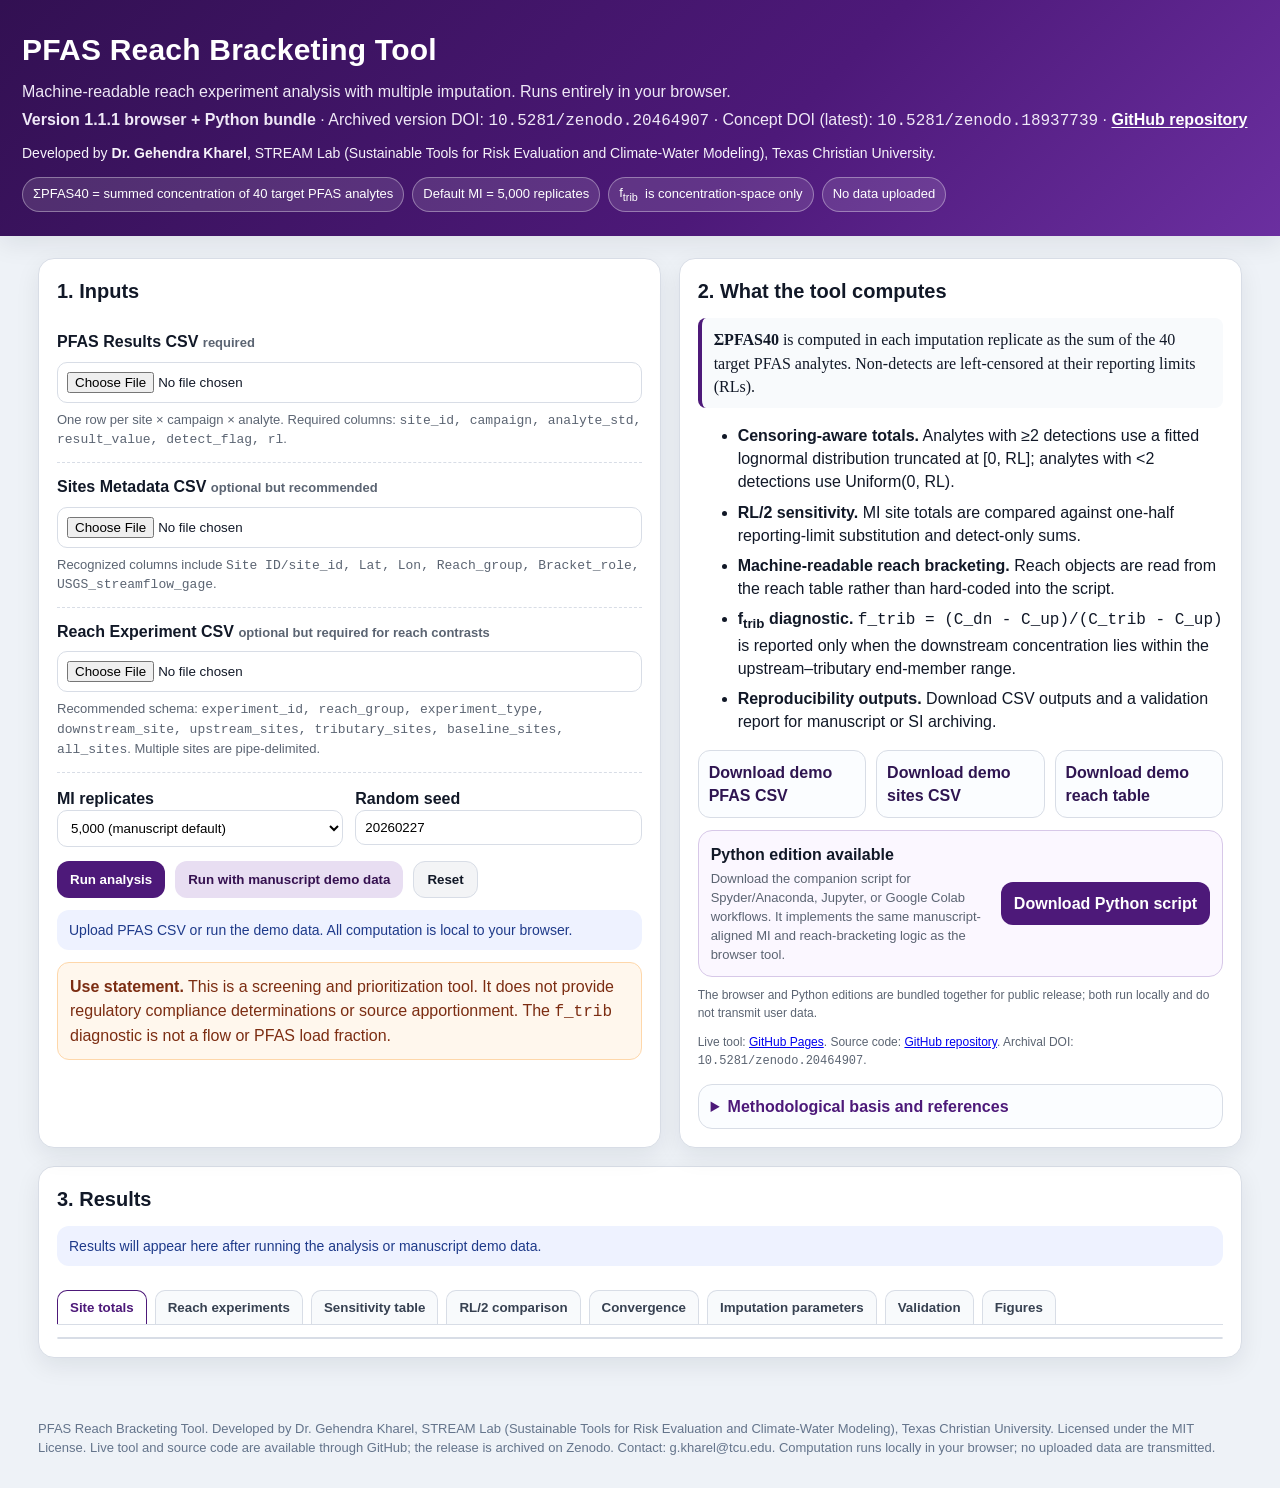
<file: PFAS_Reach_Bracketing_Tool.html>
<!doctype html>
<html lang="en">
<head>
  <meta charset="utf-8" />
  <meta name="viewport" content="width=device-width, initial-scale=1" />
  <title>PFAS Reach Bracketing Tool</title>
  <meta name="description" content="Machine-readable reach experiment analysis with multiple imputation for PFAS surface-water reconnaissance. Runs locally in the browser." />
  <link rel="stylesheet" href="assets/styles.css" />
  <style id="inline-style-fallback">
:root{
  --ink:#111827;--muted:#5b6472;--line:#d8dde6;--panel:#f8fafc;--panel2:#f3f4f6;
  --purple:#4d1979;--purple2:#6b2fa0;--blue:#2563eb;--orange:#ea580c;--green:#138a4b;--red:#b91c1c;
  --white:#ffffff;--shadow:0 8px 24px rgba(17,24,39,.08);--radius:16px;
}
*{box-sizing:border-box}body{margin:0;font-family:Arial,Helvetica,sans-serif;color:var(--ink);background:#eef2f7;line-height:1.45}
header{background:linear-gradient(135deg,#321052,#4d1979 60%,#6b2fa0);color:white;padding:28px 22px 24px;box-shadow:var(--shadow)}
.header-inner{max-width:1240px;margin:0 auto}h1{margin:0 0 8px;font-size:30px;letter-spacing:.2px}header p{margin:5px 0;color:#efe8f7}.badges{display:flex;flex-wrap:wrap;gap:8px;margin-top:14px}.badge{display:inline-flex;align-items:center;border:1px solid rgba(255,255,255,.35);border-radius:999px;padding:6px 10px;background:rgba(255,255,255,.12);font-size:13px}
main{max-width:1240px;margin:22px auto;padding:0 18px 40px}.grid{display:grid;grid-template-columns:1.05fr .95fr;gap:18px}.card{background:var(--white);border:1px solid var(--line);border-radius:var(--radius);box-shadow:var(--shadow);padding:18px}.card h2{margin:0 0 12px;font-size:20px}.card h3{margin:20px 0 9px;font-size:16px}.small{font-size:13px;color:var(--muted)}.mono{font-family:"Courier New",Consolas,monospace}.upload-row{display:grid;grid-template-columns:1fr;gap:8px;padding:12px 0;border-bottom:1px dashed var(--line)}.upload-row:last-child{border-bottom:0}.upload-row label{font-weight:700}.filehelp{font-size:13px;color:var(--muted)}input[type=file],select,input[type=number]{width:100%;padding:9px;border:1px solid var(--line);border-radius:10px;background:#fff}.controls{display:grid;grid-template-columns:1fr 1fr;gap:12px;margin:14px 0}.button-row{display:flex;flex-wrap:wrap;gap:10px;margin-top:12px}button,.download-link{appearance:none;border:0;border-radius:12px;padding:10px 13px;font-weight:700;cursor:pointer;text-decoration:none;display:inline-flex;align-items:center;gap:7px}button.primary{background:var(--purple);color:white}button.secondary{background:#e8def2;color:#351150}button.light{background:#f3f4f6;color:#111827;border:1px solid var(--line)}button.warn{background:#fee2e2;color:#7f1d1d}button:disabled{opacity:.45;cursor:not-allowed}.status{padding:10px 12px;border-radius:12px;margin-top:12px;font-size:14px}.status.info{background:#eef2ff;color:#1e3a8a}.status.ok{background:#ecfdf5;color:#065f46}.status.warn{background:#fff7ed;color:#9a3412}.status.err{background:#fef2f2;color:#991b1b}.tabs{display:flex;flex-wrap:wrap;gap:8px;border-bottom:1px solid var(--line);margin-bottom:12px}.tab{padding:9px 12px;border:1px solid var(--line);border-bottom:0;border-radius:10px 10px 0 0;background:#f8fafc;color:#374151;cursor:pointer;font-weight:700}.tab.active{background:white;color:var(--purple);border-color:var(--purple)}.tab-panel{display:none}.tab-panel.active{display:block}.table-wrap{overflow:auto;border:1px solid var(--line);border-radius:12px;max-height:520px;background:white}table{border-collapse:collapse;width:100%;font-size:13px}th,td{border-bottom:1px solid #edf0f4;padding:7px 8px;text-align:left;vertical-align:top}th{position:sticky;top:0;background:#f8fafc;z-index:1;font-weight:700}tr:hover td{background:#fbfdff}.summary-grid{display:grid;grid-template-columns:repeat(4,minmax(0,1fr));gap:10px;margin:12px 0}.metric{border:1px solid var(--line);border-radius:12px;background:#fbfdff;padding:11px}.metric .label{font-size:12px;color:var(--muted);font-weight:700;text-transform:uppercase;letter-spacing:.3px}.metric .value{font-size:20px;font-weight:800;margin-top:2px}.svg-box{width:100%;overflow:auto;border:1px solid var(--line);border-radius:12px;background:white;padding:10px}.footer{max-width:1240px;margin:0 auto 30px;padding:0 18px;color:#64748b;font-size:13px}.footnote{font-size:12px;color:var(--muted);margin-top:10px}.pill{display:inline-block;border-radius:999px;padding:3px 8px;font-size:12px;font-weight:700}.pill.ok{background:#dcfce7;color:#166534}.pill.na{background:#f3f4f6;color:#374151}.pill.warn{background:#ffedd5;color:#9a3412}.hidden{display:none!important}.toc{display:grid;grid-template-columns:repeat(3,minmax(0,1fr));gap:10px}.toc a{display:block;padding:10px;border:1px solid var(--line);border-radius:12px;background:#fbfdff;color:#2f1551;text-decoration:none;font-weight:700}.code{background:#0f172a;color:#e5e7eb;border-radius:12px;padding:12px;overflow:auto;font-size:12px}.formula{font-family:Georgia,serif;background:#f8fafc;border-left:4px solid var(--purple);padding:10px 12px;border-radius:8px;margin:10px 0}.notice{background:#fff7ed;border:1px solid #fed7aa;color:#7c2d12;border-radius:12px;padding:12px;margin:12px 0}.checklist li{margin:7px 0}.chart-note{margin-top:12px;padding:12px 14px;border:1px solid #d8b4fe;background:#fbf7ff;color:#351150;border-radius:12px;font-size:13px;line-height:1.48}.chart-note strong{color:#4d1979}.compact-summary{margin-top:12px;margin-bottom:12px}@media(max-width:960px){.grid{grid-template-columns:1fr}.summary-grid{grid-template-columns:repeat(2,minmax(0,1fr))}.toc{grid-template-columns:1fr}header h1{font-size:24px}}

.authorline{margin-top:10px;color:#f7f3fb;font-size:14px}
.python-card{margin-top:12px;padding:12px;border:1px solid #d7c8e8;border-radius:14px;background:#fbf7ff;display:flex;align-items:center;justify-content:space-between;gap:12px}
.python-card p{margin:4px 0 0;color:#5b6472;font-size:13px}
.download-link.python{background:#4d1979;color:#fff;white-space:nowrap}
.download-link.python:hover{background:#6b2fa0}
@media(max-width:720px){.python-card{flex-direction:column;align-items:flex-start}.download-link.python{width:100%;justify-content:center}}


.refs-details{margin-top:14px;border:1px solid var(--line);border-radius:14px;background:#fbfdff;padding:10px 12px}
.refs-details summary{font-weight:800;color:var(--purple);cursor:pointer;outline:none}
.refs-details summary::-webkit-details-marker{color:var(--purple)}
.refs-details p{margin:9px 0 8px;color:#374151;font-size:13px}
.refs-list{margin:8px 0 0 20px;padding:0;font-size:12.5px;color:#374151;line-height:1.35}
.refs-list li{margin:6px 0}
.header-note{font-size:13px;color:#efe8f7;margin-top:8px}
.header-link{color:#ffffff;text-decoration:underline;text-underline-offset:2px;font-weight:700}
.badge .math-var{display:inline-block;margin-right:0.28em}

</style>
</head>
<body>
<header>
  <div class="header-inner">
    <h1>PFAS Reach Bracketing Tool</h1>
    <p>Machine-readable reach experiment analysis with multiple imputation. Runs entirely in your browser.</p>
    <p><strong>Version 1.1.1 browser + Python bundle</strong> · Archived version DOI: <span class="mono">10.5281/zenodo.20464907</span> · Concept DOI (latest): <span class="mono">10.5281/zenodo.18937739</span> · <a class="header-link" href="https://github.com/kharelg100/pfas-reach-bracketing-tool" target="_blank" rel="noopener">GitHub repository</a></p>
    <p class="authorline">Developed by <strong>Dr. Gehendra Kharel</strong>, STREAM Lab (Sustainable Tools for Risk Evaluation and Climate-Water Modeling), Texas Christian University.</p>
    <div class="badges">
      <span class="badge">ΣPFAS40 = summed concentration of 40 target PFAS analytes</span>
      <span class="badge">Default MI = 5,000 replicates</span>
      <span class="badge"><span class="math-var">f<sub>trib</sub></span>&nbsp;is concentration-space only</span>
      <span class="badge">No data uploaded</span>
    </div>
  </div>
</header>
<main>
  <div class="grid">
    <section class="card" aria-labelledby="input-title">
      <h2 id="input-title">1. Inputs</h2>
      <div class="upload-row">
        <label for="pfasFile">PFAS Results CSV <span class="small">required</span></label>
        <input id="pfasFile" type="file" accept=".csv,text/csv" />
        <div class="filehelp">One row per site × campaign × analyte. Required columns: <span class="mono">site_id, campaign, analyte_std, result_value, detect_flag, rl</span>.</div>
      </div>
      <div class="upload-row">
        <label for="sitesFile">Sites Metadata CSV <span class="small">optional but recommended</span></label>
        <input id="sitesFile" type="file" accept=".csv,text/csv" />
        <div class="filehelp">Recognized columns include <span class="mono">Site ID/site_id, Lat, Lon, Reach_group, Bracket_role, USGS_streamflow_gage</span>.</div>
      </div>
      <div class="upload-row">
        <label for="reachFile">Reach Experiment CSV <span class="small">optional but required for reach contrasts</span></label>
        <input id="reachFile" type="file" accept=".csv,text/csv" />
        <div class="filehelp">Recommended schema: <span class="mono">experiment_id, reach_group, experiment_type, downstream_site, upstream_sites, tributary_sites, baseline_sites, all_sites</span>. Multiple sites are pipe-delimited.</div>
      </div>
      <div class="controls">
        <div>
          <label for="nImpute"><strong>MI replicates</strong></label>
          <select id="nImpute">
            <option value="250">250</option>
            <option value="500">500</option>
            <option value="1000">1,000</option>
            <option value="2000">2,000</option>
            <option value="5000" selected>5,000 (manuscript default)</option>
            <option value="7500">7,500</option>
            <option value="10000">10,000</option>
          </select>
        </div>
        <div>
          <label for="seed"><strong>Random seed</strong></label>
          <input id="seed" type="number" value="20260227" step="1" />
        </div>
      </div>
      <div class="button-row">
        <button id="runBtn" class="primary">Run analysis</button>
        <button id="demoBtn" class="secondary">Run with manuscript demo data</button>
        <button id="resetBtn" class="light">Reset</button>
      </div>
      <div id="status" class="status info">Upload PFAS CSV or run the demo data. All computation is local to your browser.</div>
      <div class="notice">
        <strong>Use statement.</strong> This is a screening and prioritization tool. It does not provide regulatory compliance determinations or source apportionment. The <span class="mono">f_trib</span> diagnostic is not a flow or PFAS load fraction.
      </div>
    </section>

    <section class="card" aria-labelledby="method-title">
      <h2 id="method-title">2. What the tool computes</h2>
      <div class="formula">
        <strong>ΣPFAS40</strong> is computed in each imputation replicate as the sum of the 40 target PFAS analytes. Non-detects are left-censored at their reporting limits (RLs).
      </div>
      <ul class="checklist">
        <li><strong>Censoring-aware totals.</strong> Analytes with ≥2 detections use a fitted lognormal distribution truncated at [0, RL]; analytes with &lt;2 detections use Uniform(0, RL).</li>
        <li><strong>RL/2 sensitivity.</strong> MI site totals are compared against one-half reporting-limit substitution and detect-only sums.</li>
        <li><strong>Machine-readable reach bracketing.</strong> Reach objects are read from the reach table rather than hard-coded into the script.</li>
        <li><strong>f<sub>trib</sub> diagnostic.</strong> <span class="mono">f_trib = (C_dn - C_up)/(C_trib - C_up)</span> is reported only when the downstream concentration lies within the upstream–tributary end-member range.</li>
        <li><strong>Reproducibility outputs.</strong> Download CSV outputs and a validation report for manuscript or SI archiving.</li>
      </ul>
      <div class="toc">
        <a href="data/pfas_long_filtered_standardized.csv" download>Download demo PFAS CSV</a>
        <a href="data/sites_metadata.csv" download>Download demo sites CSV</a>
        <a href="data/reach_experiment_table.csv" download>Download demo reach table</a>
      </div>
      <div class="python-card" aria-label="Python edition download">
        <div>
          <strong>Python edition available</strong>
          <p>Download the companion script for Spyder/Anaconda, Jupyter, or Google Colab workflows. It implements the same manuscript-aligned MI and reach-bracketing logic as the browser tool.</p>
        </div>
        <a class="download-link python" href="code/PFAS_Reach_Bracketing_Tool.py" download>Download Python script</a>
      </div>
      <p class="footnote">The browser and Python editions are bundled together for public release; both run locally and do not transmit user data.</p>
      <p class="footnote">Live tool: <a href="https://kharelg100.github.io/pfas-reach-bracketing-tool/" target="_blank" rel="noopener">GitHub Pages</a>. Source code: <a href="https://github.com/kharelg100/pfas-reach-bracketing-tool" target="_blank" rel="noopener">GitHub repository</a>. Archival DOI: <span class="mono">10.5281/zenodo.20464907</span>.</p>

      <details class="refs-details">
        <summary>Methodological basis and references</summary>
        <p>This tool operationalizes established methods for censored environmental data, multiple imputation, reproducible computational workflows, EPA Method 1633A PFAS analysis, rank-based sensitivity checks, and synoptic PFAS loading/source-screening concepts. These references are included to acknowledge the methodological basis of the workflow and to direct users to the underlying literature.</p>
        <ol class="refs-list">
          <li>Helsel, D. R. <em>Statistics for Censored Environmental Data Using Minitab and R</em>, 2nd ed.; Wiley: Hoboken, NJ, 2012.</li>
          <li>Rubin, D. B. <em>Multiple Imputation for Nonresponse in Surveys</em>; Wiley: New York, 1987.</li>
          <li>Lubin, J. H.; Colt, J. S.; Camann, D.; Davis, S.; Cerhan, J. R.; Severson, R. K.; Bernstein, L.; Hartge, P. Epidemiologic Evaluation of Measurement Data in the Presence of Detection Limits. <em>Environmental Health Perspectives</em> <strong>2004</strong>, <em>112</em> (17), 1691–1696. https://doi.org/10.1289/ehp.7199.</li>
          <li>Helsel, D. R. Fabricating Data: How Substituting Values for Nondetects Can Ruin Results. <em>Chemosphere</em> <strong>2006</strong>, <em>65</em> (11), 2434–2439. https://doi.org/10.1016/j.chemosphere.2006.04.051.</li>
          <li>Antweiler, R. C.; Taylor, H. E. Evaluation of Statistical Treatments of Left-Censored Environmental Data Using Coincident Uncensored Data Sets: I. Summary Statistics. <em>Environmental Science &amp; Technology</em> <strong>2008</strong>, <em>42</em> (10), 3732–3738. https://doi.org/10.1021/es071301c.</li>
          <li>Wilkinson, M. D.; Dumontier, M.; Aalbersberg, I. J.; Appleton, G.; Axton, M.; Baak, A.; et al. The FAIR Guiding Principles for Scientific Data Management and Stewardship. <em>Scientific Data</em> <strong>2016</strong>, <em>3</em>, 160018. https://doi.org/10.1038/sdata.2016.18.</li>
          <li>Goble, C. A.; Soiland-Reyes, S.; Bacall, F.; Garijo, D.; Gil, Y.; Ferreira da Silva, R.; et al. Applying the FAIR Principles to Computational Workflows. <em>Scientific Data</em> <strong>2025</strong>, <em>12</em>, 337. https://doi.org/10.1038/s41597-025-04451-9.</li>
          <li>U.S. EPA. <em>Method 1633: Analysis of Per- and Polyfluoroalkyl Substances (PFAS) in Aqueous, Solid, Biosolids, and Tissue Samples by LC-MS/MS, Revision A</em>; EPA Office of Water: Washington, DC, December 2024.</li>
          <li>Spearman, C. The Proof and Measurement of Association between Two Things. <em>American Journal of Psychology</em> <strong>1904</strong>, <em>15</em> (1), 72–101. https://doi.org/10.2307/1412159.</li>
          <li>Woodward, E. E.; Senior, L. A.; Fleck, J. A.; Barber, L. B.; Hansen, A. M.; Duris, J. W. Using a Time-of-Travel Sampling Approach to Quantify Per- and Polyfluoroalkyl Substances (PFAS) Stream Loading and Source Inputs in a Mixed-Source, Urban Catchment. <em>ACS ES&amp;T Water</em> <strong>2024</strong>, <em>4</em> (10), 4356–4367. https://doi.org/10.1021/acsestwater.4c00288.</li>
          <li>Asare, P. T.; Kharel, G.; Nice, M. S.; Lavy, B. L.; Birmingham, M.; Harvey, O. R. Handling Left-Censored PFAS Data in Surface-Water Reconnaissance: A Reproducible Workflow Applied to Ten Sites in the Trinity River Headwaters, Texas. <em>PLOS Water</em> <strong>2026</strong>, e0000554. https://doi.org/10.1371/journal.pwat.0000554.</li>
        </ol>
      </details>

    </section>
  </div>

  <section id="resultsCard" class="card" style="margin-top:18px" aria-labelledby="results-title">
    <h2 id="results-title">3. Results</h2>
    <div id="resultsPlaceholder" class="status info">Results will appear here after running the analysis or manuscript demo data.</div>
    <div id="summary" class="summary-grid"></div>
    <div id="downloadRow" class="button-row"></div>
    <div class="tabs" role="tablist">
      <button class="tab active" data-tab="site">Site totals</button>
      <button class="tab" data-tab="reach">Reach experiments</button>
      <button class="tab" data-tab="sensitivity">Sensitivity table</button>
      <button class="tab" data-tab="rltwo">RL/2 comparison</button>
      <button class="tab" data-tab="convergence">Convergence</button>
      <button class="tab" data-tab="params">Imputation parameters</button>
      <button class="tab" data-tab="validation">Validation</button>
      <button class="tab" data-tab="figures">Figures</button>
    </div>
    <div id="panel-site" class="tab-panel active"><div class="table-wrap" id="siteTable"></div></div>
    <div id="panel-reach" class="tab-panel"><div class="chart-note"><strong>How to read this table:</strong> Each row is a machine-readable reach object. <span class="mono">delta_SigmaPFAS40_95II</span> is the downstream-minus-upstream contrast, and <span class="mono">f_trib_or_mix_median</span> is reported only for applicable concentration-space tributary or mixing diagnostics. Values are blank when the diagnostic is not applicable.</div><div class="table-wrap" id="reachTable"></div></div>
    <div id="panel-sensitivity" class="tab-panel"><div class="table-wrap" id="sensitivityTable"></div></div>
    <div id="panel-rltwo" class="tab-panel"><h3>MI vs RL/2 sensitivity</h3><div class="svg-box" id="figSensitivity"></div></div>
    <div id="panel-convergence" class="tab-panel"><div class="table-wrap" id="convergenceTable"></div></div>
    <div id="panel-params" class="tab-panel"><div class="table-wrap" id="paramsTable"></div></div>
    <div id="panel-validation" class="tab-panel"><div class="table-wrap" id="validationTable"></div><pre id="validationReport" class="code"></pre></div>
    <div id="panel-figures" class="tab-panel">
      <h3>Site totals</h3><div class="svg-box" id="figSiteTotals"></div>
    </div>
  </section>
</main>
<div class="footer">
  <p>PFAS Reach Bracketing Tool. Developed by Dr. Gehendra Kharel, STREAM Lab (Sustainable Tools for Risk Evaluation and Climate-Water Modeling), Texas Christian University. Licensed under the MIT License. Live tool and source code are available through GitHub; the release is archived on Zenodo. Contact: g.kharel@tcu.edu. Computation runs locally in your browser; no uploaded data are transmitted.</p>
</div>
<script id="demo-data-inline">
window.PFAS_DEMO_DATA = {"pfas": "campaign,campaign_date,site_id,date_collected,date_received,job_id,report_file,lab_sample_id,analyte_std,result_text,result_value,detect_flag,rl,unit,qualifier,dil_fac\nCampaign 1,2025-12-21,TW25,2025-12-21 10:30:00,2025-12-23 09:30:00,810-176371-1,J176371-1 UDS Level 2 Report Final Report.pdf,810-176371-7,11-Chloroeicosafluoro-3-oxaundecane-1-sulfonic acid (11Cl-PF3OUdS),<1.4,,0,1.4,ng/L,,1\nCampaign 1,2025-12-21,TW25,2025-12-21 10:30:00,2025-12-23 09:30:00,810-176371-1,J176371-1 UDS Level 2 Report Final Report.pdf,810-176371-7,3-Perfluoropropylpropanoic acid (3:3 FTCA),<2.7,,0,2.7,ng/L,,1\nCampaign 1,2025-12-21,TW25,2025-12-21 10:30:00,2025-12-23 09:30:00,810-176371-1,J176371-1 UDS Level 2 Report Final Report.pdf,810-176371-7,\"1H,1H,2H,2H-Perfluorohexane sulfonic acid (4:2 FTS)\",<2.7,,0,2.7,ng/L,,1\nCampaign 1,2025-12-21,TW25,2025-12-21 10:30:00,2025-12-23 09:30:00,810-176371-1,J176371-1 UDS Level 2 Report Final Report.pdf,810-176371-7,3-Perfluoropentylpropanoic acid (5:3 FTCA),<6.8,,0,6.8,ng/L,,1\nCampaign 1,2025-12-21,TW25,2025-12-21 10:30:00,2025-12-23 09:30:00,810-176371-1,J176371-1 UDS Level 2 Report Final Report.pdf,810-176371-7,\"1H,1H,2H,2H-Perfluorooctane sulfonic acid (6:2 FTS)\",<2.7,,0,2.7,ng/L,,1\nCampaign 1,2025-12-21,TW25,2025-12-21 10:30:00,2025-12-23 09:30:00,810-176371-1,J176371-1 UDS Level 2 Report Final Report.pdf,810-176371-7,3-Perfluoroheptylpropanoic acid (7:3 FTCA),<6.8,,0,6.8,ng/L,,1\nCampaign 1,2025-12-21,TW25,2025-12-21 10:30:00,2025-12-23 09:30:00,810-176371-1,J176371-1 UDS Level 2 Report Final Report.pdf,810-176371-7,\"1H,1H,2H,2H-Perfluorodecane sulfonic acid (8:2 FTS)\",<2.7,,0,2.7,ng/L,,1\nCampaign 1,2025-12-21,TW25,2025-12-21 10:30:00,2025-12-23 09:30:00,810-176371-1,J176371-1 UDS Level 2 Report Final Report.pdf,810-176371-7,9-Chlorohexadecafluoro-3-oxanonane-1-sulfonic acid (9Cl-PF3ONS),<1.4,,0,1.4,ng/L,,1\nCampaign 1,2025-12-21,TW25,2025-12-21 10:30:00,2025-12-23 09:30:00,810-176371-1,J176371-1 UDS Level 2 Report Final Report.pdf,810-176371-7,\"4,8-Dioxa-3H-perfluorononanoic acid (ADONA)\",<1.4,,0,1.4,ng/L,,1\nCampaign 1,2025-12-21,TW25,2025-12-21 10:30:00,2025-12-23 09:30:00,810-176371-1,J176371-1 UDS Level 2 Report Final Report.pdf,810-176371-7,Hexafluoropropylene Oxide Dimer Acid (HFPO-DA),<1.4,,0,1.4,ng/L,,1\nCampaign 1,2025-12-21,TW25,2025-12-21 10:30:00,2025-12-23 09:30:00,810-176371-1,J176371-1 UDS Level 2 Report Final Report.pdf,810-176371-7,N-ethylperfluorooctane sulfonamide (NEtFOSA),<1.4,,0,1.4,ng/L,,1\nCampaign 1,2025-12-21,TW25,2025-12-21 10:30:00,2025-12-23 09:30:00,810-176371-1,J176371-1 UDS Level 2 Report Final Report.pdf,810-176371-7,N-ethylperfluorooctanesulfonamidoac etic acid (NEtFOSAA),<1.4,,0,1.4,ng/L,,1\nCampaign 1,2025-12-21,TW25,2025-12-21 10:30:00,2025-12-23 09:30:00,810-176371-1,J176371-1 UDS Level 2 Report Final Report.pdf,810-176371-7,N-ethylperfluorooctane sulfonamidoethanol (NEtFOSE),<6.8,,0,6.8,ng/L,,1\nCampaign 1,2025-12-21,TW25,2025-12-21 10:30:00,2025-12-23 09:30:00,810-176371-1,J176371-1 UDS Level 2 Report Final Report.pdf,810-176371-7,\"Nonafluoro-3,6-dioxaheptanoic acid (NFDHA)\",<1.4,,0,1.4,ng/L,,1\nCampaign 1,2025-12-21,TW25,2025-12-21 10:30:00,2025-12-23 09:30:00,810-176371-1,J176371-1 UDS Level 2 Report Final Report.pdf,810-176371-7,N-methylperfluorooctane sulfonamide (NMeFOSA),<1.4,,0,1.4,ng/L,,1\nCampaign 1,2025-12-21,TW25,2025-12-21 10:30:00,2025-12-23 09:30:00,810-176371-1,J176371-1 UDS Level 2 Report Final Report.pdf,810-176371-7,N-methylperfluorooctanesulfonamidoa cetic acid (NMeFOSAA),<1.4,,0,1.4,ng/L,,1\nCampaign 1,2025-12-21,TW25,2025-12-21 10:30:00,2025-12-23 09:30:00,810-176371-1,J176371-1 UDS Level 2 Report Final Report.pdf,810-176371-7,N-methylperfluorooctane sulfonamidoethanol (NMeFOSE),<6.8,,0,6.8,ng/L,,1\nCampaign 1,2025-12-21,TW25,2025-12-21 10:30:00,2025-12-23 09:30:00,810-176371-1,J176371-1 UDS Level 2 Report Final Report.pdf,810-176371-7,Perfluorobutanoic acid (PFBA),5.6,5.6,1,2.7,ng/L,,1\nCampaign 1,2025-12-21,TW25,2025-12-21 10:30:00,2025-12-23 09:30:00,810-176371-1,J176371-1 UDS Level 2 Report Final Report.pdf,810-176371-7,Perfluorobutanesulfonic acid (PFBS),3.4,3.4,1,1.4,ng/L,,1\nCampaign 1,2025-12-21,TW25,2025-12-21 10:30:00,2025-12-23 09:30:00,810-176371-1,J176371-1 UDS Level 2 Report Final Report.pdf,810-176371-7,Perfluorodecanoic acid (PFDA),<1.4,,0,1.4,ng/L,,1\nCampaign 1,2025-12-21,TW25,2025-12-21 10:30:00,2025-12-23 09:30:00,810-176371-1,J176371-1 UDS Level 2 Report Final Report.pdf,810-176371-7,Perfluorodecanesulfonic acid (PFDS),<1.4,,0,1.4,ng/L,,1\nCampaign 1,2025-12-21,TW25,2025-12-21 10:30:00,2025-12-23 09:30:00,810-176371-1,J176371-1 UDS Level 2 Report Final Report.pdf,810-176371-7,Perfluorododecanoic acid (PFDoA),<1.4,,0,1.4,ng/L,,1\nCampaign 1,2025-12-21,TW25,2025-12-21 10:30:00,2025-12-23 09:30:00,810-176371-1,J176371-1 UDS Level 2 Report Final Report.pdf,810-176371-7,Perfluorododecanesulfonic acid (PFDoS),<1.4,,0,1.4,ng/L,,1\nCampaign 1,2025-12-21,TW25,2025-12-21 10:30:00,2025-12-23 09:30:00,810-176371-1,J176371-1 UDS Level 2 Report Final Report.pdf,810-176371-7,Perfluoro (2-ethoxyethane) sulfonic acid (PFEESA),<1.4,,0,1.4,ng/L,,1\nCampaign 1,2025-12-21,TW25,2025-12-21 10:30:00,2025-12-23 09:30:00,810-176371-1,J176371-1 UDS Level 2 Report Final Report.pdf,810-176371-7,Perfluoroheptanoic acid (PFHpA),<1.4,,0,1.4,ng/L,,1\nCampaign 1,2025-12-21,TW25,2025-12-21 10:30:00,2025-12-23 09:30:00,810-176371-1,J176371-1 UDS Level 2 Report Final Report.pdf,810-176371-7,Perfluoroheptanesulfonic acid (PFHpS),<1.4,,0,1.4,ng/L,,1\nCampaign 1,2025-12-21,TW25,2025-12-21 10:30:00,2025-12-23 09:30:00,810-176371-1,J176371-1 UDS Level 2 Report Final Report.pdf,810-176371-7,Perfluorohexanoic acid (PFHxA),2.0,2.0,1,1.4,ng/L,,1\nCampaign 1,2025-12-21,TW25,2025-12-21 10:30:00,2025-12-23 09:30:00,810-176371-1,J176371-1 UDS Level 2 Report Final Report.pdf,810-176371-7,Perfluorohexanesulfonic acid (PFHxS),<1.4,,0,1.4,ng/L,,1\nCampaign 1,2025-12-21,TW25,2025-12-21 10:30:00,2025-12-23 09:30:00,810-176371-1,J176371-1 UDS Level 2 Report Final Report.pdf,810-176371-7,Perfluoro-4-methoxybutanoic acid (PFMBA),<1.4,,0,1.4,ng/L,,1\nCampaign 1,2025-12-21,TW25,2025-12-21 10:30:00,2025-12-23 09:30:00,810-176371-1,J176371-1 UDS Level 2 Report Final Report.pdf,810-176371-7,Perfluoro-3-methoxypropanoic acid (PFMPA),<1.4,,0,1.4,ng/L,,1\nCampaign 1,2025-12-21,TW25,2025-12-21 10:30:00,2025-12-23 09:30:00,810-176371-1,J176371-1 UDS Level 2 Report Final Report.pdf,810-176371-7,Perfluorononanoic acid (PFNA),<1.4,,0,1.4,ng/L,,1\nCampaign 1,2025-12-21,TW25,2025-12-21 10:30:00,2025-12-23 09:30:00,810-176371-1,J176371-1 UDS Level 2 Report Final Report.pdf,810-176371-7,Perfluorononanesulfonic acid (PFNS),<1.4,,0,1.4,ng/L,,1\nCampaign 1,2025-12-21,TW25,2025-12-21 10:30:00,2025-12-23 09:30:00,810-176371-1,J176371-1 UDS Level 2 Report Final Report.pdf,810-176371-7,Perfluorooctanoic acid (PFOA),1.5,1.5,1,1.4,ng/L,,1\nCampaign 1,2025-12-21,TW25,2025-12-21 10:30:00,2025-12-23 09:30:00,810-176371-1,J176371-1 UDS Level 2 Report Final Report.pdf,810-176371-7,Perfluorooctanesulfonic acid (PFOS),2.7,2.7,1,1.4,ng/L,,1\nCampaign 1,2025-12-21,TW25,2025-12-21 10:30:00,2025-12-23 09:30:00,810-176371-1,J176371-1 UDS Level 2 Report Final Report.pdf,810-176371-7,Perfluorooctanesulfonamide (PFOSA),<1.4,,0,1.4,ng/L,,1\nCampaign 1,2025-12-21,TW25,2025-12-21 10:30:00,2025-12-23 09:30:00,810-176371-1,J176371-1 UDS Level 2 Report Final Report.pdf,810-176371-7,Perfluoropentanoic acid (PFPeA),2.5,2.5,1,1.4,ng/L,,1\nCampaign 1,2025-12-21,TW25,2025-12-21 10:30:00,2025-12-23 09:30:00,810-176371-1,J176371-1 UDS Level 2 Report Final Report.pdf,810-176371-7,Perfluoropentanesulfonic acid (PFPeS),<1.4,,0,1.4,ng/L,,1\nCampaign 1,2025-12-21,TW25,2025-12-21 10:30:00,2025-12-23 09:30:00,810-176371-1,J176371-1 UDS Level 2 Report Final Report.pdf,810-176371-7,Perfluorotetradecanoic acid (PFTeDA),<1.4,,0,1.4,ng/L,,1\nCampaign 1,2025-12-21,TW25,2025-12-21 10:30:00,2025-12-23 09:30:00,810-176371-1,J176371-1 UDS Level 2 Report Final Report.pdf,810-176371-7,Perfluorotridecanoic acid (PFTrDA),<1.4,,0,1.4,ng/L,,1\nCampaign 1,2025-12-21,TW25,2025-12-21 10:30:00,2025-12-23 09:30:00,810-176371-1,J176371-1 UDS Level 2 Report Final Report.pdf,810-176371-7,Perfluoroundecanoic acid (PFUnA),<1.4,,0,1.4,ng/L,,1\nCampaign 1,2025-12-21,TW04,2025-12-21 09:30:00,2025-12-23 09:30:00,810-176371-1,J176371-1 UDS Level 2 Report Final Report.pdf,810-176371-5,11-Chloroeicosafluoro-3-oxaundecane-1-sulfonic acid (11Cl-PF3OUdS),<1.4,,0,1.4,ng/L,,1\nCampaign 1,2025-12-21,TW04,2025-12-21 09:30:00,2025-12-23 09:30:00,810-176371-1,J176371-1 UDS Level 2 Report Final Report.pdf,810-176371-5,3-Perfluoropropylpropanoic acid (3:3 FTCA),<2.8,,0,2.8,ng/L,,1\nCampaign 1,2025-12-21,TW04,2025-12-21 09:30:00,2025-12-23 09:30:00,810-176371-1,J176371-1 UDS Level 2 Report Final Report.pdf,810-176371-5,\"1H,1H,2H,2H-Perfluorohexane sulfonic acid (4:2 FTS)\",<2.8,,0,2.8,ng/L,,1\nCampaign 1,2025-12-21,TW04,2025-12-21 09:30:00,2025-12-23 09:30:00,810-176371-1,J176371-1 UDS Level 2 Report Final Report.pdf,810-176371-5,3-Perfluoropentylpropanoic acid (5:3 FTCA),<6.9,,0,6.9,ng/L,,1\nCampaign 1,2025-12-21,TW04,2025-12-21 09:30:00,2025-12-23 09:30:00,810-176371-1,J176371-1 UDS Level 2 Report Final Report.pdf,810-176371-5,\"1H,1H,2H,2H-Perfluorooctane sulfonic acid (6:2 FTS)\",4.2,4.2,1,2.8,ng/L,,1\nCampaign 1,2025-12-21,TW04,2025-12-21 09:30:00,2025-12-23 09:30:00,810-176371-1,J176371-1 UDS Level 2 Report Final Report.pdf,810-176371-5,3-Perfluoroheptylpropanoic acid (7:3 FTCA),<6.9,,0,6.9,ng/L,,1\nCampaign 1,2025-12-21,TW04,2025-12-21 09:30:00,2025-12-23 09:30:00,810-176371-1,J176371-1 UDS Level 2 Report Final Report.pdf,810-176371-5,\"1H,1H,2H,2H-Perfluorodecane sulfonic acid (8:2 FTS)\",<2.8,,0,2.8,ng/L,,1\nCampaign 1,2025-12-21,TW04,2025-12-21 09:30:00,2025-12-23 09:30:00,810-176371-1,J176371-1 UDS Level 2 Report Final Report.pdf,810-176371-5,9-Chlorohexadecafluoro-3-oxanonane-1-sulfonic acid (9Cl-PF3ONS),<1.4,,0,1.4,ng/L,,1\nCampaign 1,2025-12-21,TW04,2025-12-21 09:30:00,2025-12-23 09:30:00,810-176371-1,J176371-1 UDS Level 2 Report Final Report.pdf,810-176371-5,\"4,8-Dioxa-3H-perfluorononanoic acid (ADONA)\",<1.4,,0,1.4,ng/L,,1\nCampaign 1,2025-12-21,TW04,2025-12-21 09:30:00,2025-12-23 09:30:00,810-176371-1,J176371-1 UDS Level 2 Report Final Report.pdf,810-176371-5,Hexafluoropropylene Oxide Dimer Acid (HFPO-DA),<1.4,,0,1.4,ng/L,,1\nCampaign 1,2025-12-21,TW04,2025-12-21 09:30:00,2025-12-23 09:30:00,810-176371-1,J176371-1 UDS Level 2 Report Final Report.pdf,810-176371-5,N-ethylperfluorooctane sulfonamide (NEtFOSA),<1.4,,0,1.4,ng/L,,1\nCampaign 1,2025-12-21,TW04,2025-12-21 09:30:00,2025-12-23 09:30:00,810-176371-1,J176371-1 UDS Level 2 Report Final Report.pdf,810-176371-5,N-ethylperfluorooctanesulfonamidoac etic acid (NEtFOSAA),<1.4,,0,1.4,ng/L,,1\nCampaign 1,2025-12-21,TW04,2025-12-21 09:30:00,2025-12-23 09:30:00,810-176371-1,J176371-1 UDS Level 2 Report Final Report.pdf,810-176371-5,N-ethylperfluorooctane sulfonamidoethanol (NEtFOSE),<6.9,,0,6.9,ng/L,,1\nCampaign 1,2025-12-21,TW04,2025-12-21 09:30:00,2025-12-23 09:30:00,810-176371-1,J176371-1 UDS Level 2 Report Final Report.pdf,810-176371-5,\"Nonafluoro-3,6-dioxaheptanoic acid (NFDHA)\",<1.4,,0,1.4,ng/L,,1\nCampaign 1,2025-12-21,TW04,2025-12-21 09:30:00,2025-12-23 09:30:00,810-176371-1,J176371-1 UDS Level 2 Report Final Report.pdf,810-176371-5,N-methylperfluorooctane sulfonamide (NMeFOSA),<1.4,,0,1.4,ng/L,,1\nCampaign 1,2025-12-21,TW04,2025-12-21 09:30:00,2025-12-23 09:30:00,810-176371-1,J176371-1 UDS Level 2 Report Final Report.pdf,810-176371-5,N-methylperfluorooctanesulfonamidoa cetic acid (NMeFOSAA),<1.4,,0,1.4,ng/L,,1\nCampaign 1,2025-12-21,TW04,2025-12-21 09:30:00,2025-12-23 09:30:00,810-176371-1,J176371-1 UDS Level 2 Report Final Report.pdf,810-176371-5,N-methylperfluorooctane sulfonamidoethanol (NMeFOSE),<6.9,,0,6.9,ng/L,,1\nCampaign 1,2025-12-21,TW04,2025-12-21 09:30:00,2025-12-23 09:30:00,810-176371-1,J176371-1 UDS Level 2 Report Final Report.pdf,810-176371-5,Perfluorobutanoic acid (PFBA),15,15.0,1,2.8,ng/L,,1\nCampaign 1,2025-12-21,TW04,2025-12-21 09:30:00,2025-12-23 09:30:00,810-176371-1,J176371-1 UDS Level 2 Report Final Report.pdf,810-176371-5,Perfluorobutanesulfonic acid (PFBS),6.8,6.8,1,1.4,ng/L,,1\nCampaign 1,2025-12-21,TW04,2025-12-21 09:30:00,2025-12-23 09:30:00,810-176371-1,J176371-1 UDS Level 2 Report Final Report.pdf,810-176371-5,Perfluorodecanoic acid (PFDA),<1.4,,0,1.4,ng/L,,1\nCampaign 1,2025-12-21,TW04,2025-12-21 09:30:00,2025-12-23 09:30:00,810-176371-1,J176371-1 UDS Level 2 Report Final Report.pdf,810-176371-5,Perfluorodecanesulfonic acid (PFDS),<1.4,,0,1.4,ng/L,,1\nCampaign 1,2025-12-21,TW04,2025-12-21 09:30:00,2025-12-23 09:30:00,810-176371-1,J176371-1 UDS Level 2 Report Final Report.pdf,810-176371-5,Perfluorododecanoic acid (PFDoA),<1.4,,0,1.4,ng/L,,1\nCampaign 1,2025-12-21,TW04,2025-12-21 09:30:00,2025-12-23 09:30:00,810-176371-1,J176371-1 UDS Level 2 Report Final Report.pdf,810-176371-5,Perfluorododecanesulfonic acid (PFDoS),<1.4,,0,1.4,ng/L,,1\nCampaign 1,2025-12-21,TW04,2025-12-21 09:30:00,2025-12-23 09:30:00,810-176371-1,J176371-1 UDS Level 2 Report Final Report.pdf,810-176371-5,Perfluoro (2-ethoxyethane) sulfonic acid (PFEESA),<1.4,,0,1.4,ng/L,,1\nCampaign 1,2025-12-21,TW04,2025-12-21 09:30:00,2025-12-23 09:30:00,810-176371-1,J176371-1 UDS Level 2 Report Final Report.pdf,810-176371-5,Perfluoroheptanoic acid (PFHpA),4.6,4.6,1,1.4,ng/L,,1\nCampaign 1,2025-12-21,TW04,2025-12-21 09:30:00,2025-12-23 09:30:00,810-176371-1,J176371-1 UDS Level 2 Report Final Report.pdf,810-176371-5,Perfluoroheptanesulfonic acid (PFHpS),<1.4,,0,1.4,ng/L,,1\nCampaign 1,2025-12-21,TW04,2025-12-21 09:30:00,2025-12-23 09:30:00,810-176371-1,J176371-1 UDS Level 2 Report Final Report.pdf,810-176371-5,Perfluorohexanoic acid (PFHxA),13,13.0,1,1.4,ng/L,,1\nCampaign 1,2025-12-21,TW04,2025-12-21 09:30:00,2025-12-23 09:30:00,810-176371-1,J176371-1 UDS Level 2 Report Final Report.pdf,810-176371-5,Perfluorohexanesulfonic acid (PFHxS),24,24.0,1,1.4,ng/L,,1\nCampaign 1,2025-12-21,TW04,2025-12-21 09:30:00,2025-12-23 09:30:00,810-176371-1,J176371-1 UDS Level 2 Report Final Report.pdf,810-176371-5,Perfluoro-4-methoxybutanoic acid (PFMBA),<1.4,,0,1.4,ng/L,,1\nCampaign 1,2025-12-21,TW04,2025-12-21 09:30:00,2025-12-23 09:30:00,810-176371-1,J176371-1 UDS Level 2 Report Final Report.pdf,810-176371-5,Perfluoro-3-methoxypropanoic acid (PFMPA),<1.4,,0,1.4,ng/L,,1\nCampaign 1,2025-12-21,TW04,2025-12-21 09:30:00,2025-12-23 09:30:00,810-176371-1,J176371-1 UDS Level 2 Report Final Report.pdf,810-176371-5,Perfluorononanoic acid (PFNA),<1.4,,0,1.4,ng/L,,1\nCampaign 1,2025-12-21,TW04,2025-12-21 09:30:00,2025-12-23 09:30:00,810-176371-1,J176371-1 UDS Level 2 Report Final Report.pdf,810-176371-5,Perfluorononanesulfonic acid (PFNS),<1.4,,0,1.4,ng/L,,1\nCampaign 1,2025-12-21,TW04,2025-12-21 09:30:00,2025-12-23 09:30:00,810-176371-1,J176371-1 UDS Level 2 Report Final Report.pdf,810-176371-5,Perfluorooctanoic acid (PFOA),9.5,9.5,1,1.4,ng/L,,1\nCampaign 1,2025-12-21,TW04,2025-12-21 09:30:00,2025-12-23 09:30:00,810-176371-1,J176371-1 UDS Level 2 Report Final Report.pdf,810-176371-5,Perfluorooctanesulfonic acid (PFOS),36,36.0,1,1.4,ng/L,,1\nCampaign 1,2025-12-21,TW04,2025-12-21 09:30:00,2025-12-23 09:30:00,810-176371-1,J176371-1 UDS Level 2 Report Final Report.pdf,810-176371-5,Perfluorooctanesulfonamide (PFOSA),<1.4,,0,1.4,ng/L,,1\nCampaign 1,2025-12-21,TW04,2025-12-21 09:30:00,2025-12-23 09:30:00,810-176371-1,J176371-1 UDS Level 2 Report Final Report.pdf,810-176371-5,Perfluoropentanoic acid (PFPeA),12,12.0,1,1.4,ng/L,,1\nCampaign 1,2025-12-21,TW04,2025-12-21 09:30:00,2025-12-23 09:30:00,810-176371-1,J176371-1 UDS Level 2 Report Final Report.pdf,810-176371-5,Perfluoropentanesulfonic acid (PFPeS),2.6,2.6,1,1.4,ng/L,,1\nCampaign 1,2025-12-21,TW04,2025-12-21 09:30:00,2025-12-23 09:30:00,810-176371-1,J176371-1 UDS Level 2 Report Final Report.pdf,810-176371-5,Perfluorotetradecanoic acid (PFTeDA),<1.4,,0,1.4,ng/L,,1\nCampaign 1,2025-12-21,TW04,2025-12-21 09:30:00,2025-12-23 09:30:00,810-176371-1,J176371-1 UDS Level 2 Report Final Report.pdf,810-176371-5,Perfluorotridecanoic acid (PFTrDA),<1.4,,0,1.4,ng/L,,1\nCampaign 1,2025-12-21,TW04,2025-12-21 09:30:00,2025-12-23 09:30:00,810-176371-1,J176371-1 UDS Level 2 Report Final Report.pdf,810-176371-5,Perfluoroundecanoic acid (PFUnA),<1.4,,0,1.4,ng/L,,1\nCampaign 1,2025-12-21,TW06,2025-12-21 10:00:00,2025-12-23 09:30:00,810-176371-1,J176371-1 UDS Level 2 Report Final Report.pdf,810-176371-6,11-Chloroeicosafluoro-3-oxaundecane-1-sulfonic acid (11Cl-PF3OUdS),<1.4,,0,1.4,ng/L,,1\nCampaign 1,2025-12-21,TW06,2025-12-21 10:00:00,2025-12-23 09:30:00,810-176371-1,J176371-1 UDS Level 2 Report Final Report.pdf,810-176371-6,3-Perfluoropropylpropanoic acid (3:3 FTCA),<2.7,,0,2.7,ng/L,,1\nCampaign 1,2025-12-21,TW06,2025-12-21 10:00:00,2025-12-23 09:30:00,810-176371-1,J176371-1 UDS Level 2 Report Final Report.pdf,810-176371-6,\"1H,1H,2H,2H-Perfluorohexane sulfonic acid (4:2 FTS)\",<2.7,,0,2.7,ng/L,,1\nCampaign 1,2025-12-21,TW06,2025-12-21 10:00:00,2025-12-23 09:30:00,810-176371-1,J176371-1 UDS Level 2 Report Final Report.pdf,810-176371-6,3-Perfluoropentylpropanoic acid (5:3 FTCA),<6.8,,0,6.8,ng/L,,1\nCampaign 1,2025-12-21,TW06,2025-12-21 10:00:00,2025-12-23 09:30:00,810-176371-1,J176371-1 UDS Level 2 Report Final Report.pdf,810-176371-6,\"1H,1H,2H,2H-Perfluorooctane sulfonic acid (6:2 FTS)\",12,12.0,1,2.7,ng/L,,1\nCampaign 1,2025-12-21,TW06,2025-12-21 10:00:00,2025-12-23 09:30:00,810-176371-1,J176371-1 UDS Level 2 Report Final Report.pdf,810-176371-6,3-Perfluoroheptylpropanoic acid (7:3 FTCA),<6.8,,0,6.8,ng/L,,1\nCampaign 1,2025-12-21,TW06,2025-12-21 10:00:00,2025-12-23 09:30:00,810-176371-1,J176371-1 UDS Level 2 Report Final Report.pdf,810-176371-6,\"1H,1H,2H,2H-Perfluorodecane sulfonic acid (8:2 FTS)\",<2.7,,0,2.7,ng/L,,1\nCampaign 1,2025-12-21,TW06,2025-12-21 10:00:00,2025-12-23 09:30:00,810-176371-1,J176371-1 UDS Level 2 Report Final Report.pdf,810-176371-6,9-Chlorohexadecafluoro-3-oxanonane-1-sulfonic acid (9Cl-PF3ONS),<1.4,,0,1.4,ng/L,,1\nCampaign 1,2025-12-21,TW06,2025-12-21 10:00:00,2025-12-23 09:30:00,810-176371-1,J176371-1 UDS Level 2 Report Final Report.pdf,810-176371-6,\"4,8-Dioxa-3H-perfluorononanoic acid (ADONA)\",<1.4,,0,1.4,ng/L,,1\nCampaign 1,2025-12-21,TW06,2025-12-21 10:00:00,2025-12-23 09:30:00,810-176371-1,J176371-1 UDS Level 2 Report Final Report.pdf,810-176371-6,Hexafluoropropylene Oxide Dimer Acid (HFPO-DA),<1.4,,0,1.4,ng/L,,1\nCampaign 1,2025-12-21,TW06,2025-12-21 10:00:00,2025-12-23 09:30:00,810-176371-1,J176371-1 UDS Level 2 Report Final Report.pdf,810-176371-6,N-ethylperfluorooctane sulfonamide (NEtFOSA),<1.4,,0,1.4,ng/L,,1\nCampaign 1,2025-12-21,TW06,2025-12-21 10:00:00,2025-12-23 09:30:00,810-176371-1,J176371-1 UDS Level 2 Report Final Report.pdf,810-176371-6,N-ethylperfluorooctanesulfonamidoac etic acid (NEtFOSAA),<1.4,,0,1.4,ng/L,,1\nCampaign 1,2025-12-21,TW06,2025-12-21 10:00:00,2025-12-23 09:30:00,810-176371-1,J176371-1 UDS Level 2 Report Final Report.pdf,810-176371-6,N-ethylperfluorooctane sulfonamidoethanol (NEtFOSE),<6.8,,0,6.8,ng/L,,1\nCampaign 1,2025-12-21,TW06,2025-12-21 10:00:00,2025-12-23 09:30:00,810-176371-1,J176371-1 UDS Level 2 Report Final Report.pdf,810-176371-6,\"Nonafluoro-3,6-dioxaheptanoic acid (NFDHA)\",<1.4,,0,1.4,ng/L,,1\nCampaign 1,2025-12-21,TW06,2025-12-21 10:00:00,2025-12-23 09:30:00,810-176371-1,J176371-1 UDS Level 2 Report Final Report.pdf,810-176371-6,N-methylperfluorooctane sulfonamide (NMeFOSA),<1.4,,0,1.4,ng/L,,1\nCampaign 1,2025-12-21,TW06,2025-12-21 10:00:00,2025-12-23 09:30:00,810-176371-1,J176371-1 UDS Level 2 Report Final Report.pdf,810-176371-6,N-methylperfluorooctanesulfonamidoa cetic acid (NMeFOSAA),<1.4,,0,1.4,ng/L,,1\nCampaign 1,2025-12-21,TW06,2025-12-21 10:00:00,2025-12-23 09:30:00,810-176371-1,J176371-1 UDS Level 2 Report Final Report.pdf,810-176371-6,N-methylperfluorooctane sulfonamidoethanol (NMeFOSE),<6.8,,0,6.8,ng/L,,1\nCampaign 1,2025-12-21,TW06,2025-12-21 10:00:00,2025-12-23 09:30:00,810-176371-1,J176371-1 UDS Level 2 Report Final Report.pdf,810-176371-6,Perfluorobutanoic acid (PFBA),22,22.0,1,2.7,ng/L,,1\nCampaign 1,2025-12-21,TW06,2025-12-21 10:00:00,2025-12-23 09:30:00,810-176371-1,J176371-1 UDS Level 2 Report Final Report.pdf,810-176371-6,Perfluorobutanesulfonic acid (PFBS),11,11.0,1,1.4,ng/L,,1\nCampaign 1,2025-12-21,TW06,2025-12-21 10:00:00,2025-12-23 09:30:00,810-176371-1,J176371-1 UDS Level 2 Report Final Report.pdf,810-176371-6,Perfluorodecanoic acid (PFDA),<1.4,,0,1.4,ng/L,,1\nCampaign 1,2025-12-21,TW06,2025-12-21 10:00:00,2025-12-23 09:30:00,810-176371-1,J176371-1 UDS Level 2 Report Final Report.pdf,810-176371-6,Perfluorodecanesulfonic acid (PFDS),<1.4,,0,1.4,ng/L,,1\nCampaign 1,2025-12-21,TW06,2025-12-21 10:00:00,2025-12-23 09:30:00,810-176371-1,J176371-1 UDS Level 2 Report Final Report.pdf,810-176371-6,Perfluorododecanoic acid (PFDoA),<1.4,,0,1.4,ng/L,,1\nCampaign 1,2025-12-21,TW06,2025-12-21 10:00:00,2025-12-23 09:30:00,810-176371-1,J176371-1 UDS Level 2 Report Final Report.pdf,810-176371-6,Perfluorododecanesulfonic acid (PFDoS),<1.4,,0,1.4,ng/L,,1\nCampaign 1,2025-12-21,TW06,2025-12-21 10:00:00,2025-12-23 09:30:00,810-176371-1,J176371-1 UDS Level 2 Report Final Report.pdf,810-176371-6,Perfluoro (2-ethoxyethane) sulfonic acid (PFEESA),<1.4,,0,1.4,ng/L,,1\nCampaign 1,2025-12-21,TW06,2025-12-21 10:00:00,2025-12-23 09:30:00,810-176371-1,J176371-1 UDS Level 2 Report Final Report.pdf,810-176371-6,Perfluoroheptanoic acid (PFHpA),7.4,7.4,1,1.4,ng/L,,1\nCampaign 1,2025-12-21,TW06,2025-12-21 10:00:00,2025-12-23 09:30:00,810-176371-1,J176371-1 UDS Level 2 Report Final Report.pdf,810-176371-6,Perfluoroheptanesulfonic acid (PFHpS),1.7,1.7,1,1.4,ng/L,,1\nCampaign 1,2025-12-21,TW06,2025-12-21 10:00:00,2025-12-23 09:30:00,810-176371-1,J176371-1 UDS Level 2 Report Final Report.pdf,810-176371-6,Perfluorohexanoic acid (PFHxA),25,25.0,1,1.4,ng/L,,1\nCampaign 1,2025-12-21,TW06,2025-12-21 10:00:00,2025-12-23 09:30:00,810-176371-1,J176371-1 UDS Level 2 Report Final Report.pdf,810-176371-6,Perfluorohexanesulfonic acid (PFHxS),51,51.0,1,1.4,ng/L,,1\nCampaign 1,2025-12-21,TW06,2025-12-21 10:00:00,2025-12-23 09:30:00,810-176371-1,J176371-1 UDS Level 2 Report Final Report.pdf,810-176371-6,Perfluoro-4-methoxybutanoic acid (PFMBA),<1.4,,0,1.4,ng/L,,1\nCampaign 1,2025-12-21,TW06,2025-12-21 10:00:00,2025-12-23 09:30:00,810-176371-1,J176371-1 UDS Level 2 Report Final Report.pdf,810-176371-6,Perfluoro-3-methoxypropanoic acid (PFMPA),<1.4,,0,1.4,ng/L,,1\nCampaign 1,2025-12-21,TW06,2025-12-21 10:00:00,2025-12-23 09:30:00,810-176371-1,J176371-1 UDS Level 2 Report Final Report.pdf,810-176371-6,Perfluorononanoic acid (PFNA),1.4,1.4,1,1.4,ng/L,,1\nCampaign 1,2025-12-21,TW06,2025-12-21 10:00:00,2025-12-23 09:30:00,810-176371-1,J176371-1 UDS Level 2 Report Final Report.pdf,810-176371-6,Perfluorononanesulfonic acid (PFNS),<1.4,,0,1.4,ng/L,,1\nCampaign 1,2025-12-21,TW06,2025-12-21 10:00:00,2025-12-23 09:30:00,810-176371-1,J176371-1 UDS Level 2 Report Final Report.pdf,810-176371-6,Perfluorooctanoic acid (PFOA),15,15.0,1,1.4,ng/L,,1\nCampaign 1,2025-12-21,TW06,2025-12-21 10:00:00,2025-12-23 09:30:00,810-176371-1,J176371-1 UDS Level 2 Report Final Report.pdf,810-176371-6,Perfluorooctanesulfonic acid (PFOS),64,64.0,1,1.4,ng/L,,1\nCampaign 1,2025-12-21,TW06,2025-12-21 10:00:00,2025-12-23 09:30:00,810-176371-1,J176371-1 UDS Level 2 Report Final Report.pdf,810-176371-6,Perfluorooctanesulfonamide (PFOSA),<1.4,,0,1.4,ng/L,,1\nCampaign 1,2025-12-21,TW06,2025-12-21 10:00:00,2025-12-23 09:30:00,810-176371-1,J176371-1 UDS Level 2 Report Final Report.pdf,810-176371-6,Perfluoropentanoic acid (PFPeA),21,21.0,1,1.4,ng/L,,1\nCampaign 1,2025-12-21,TW06,2025-12-21 10:00:00,2025-12-23 09:30:00,810-176371-1,J176371-1 UDS Level 2 Report Final Report.pdf,810-176371-6,Perfluoropentanesulfonic acid (PFPeS),5.9,5.9,1,1.4,ng/L,,1\nCampaign 1,2025-12-21,TW06,2025-12-21 10:00:00,2025-12-23 09:30:00,810-176371-1,J176371-1 UDS Level 2 Report Final Report.pdf,810-176371-6,Perfluorotetradecanoic acid (PFTeDA),<1.4,,0,1.4,ng/L,,1\nCampaign 1,2025-12-21,TW06,2025-12-21 10:00:00,2025-12-23 09:30:00,810-176371-1,J176371-1 UDS Level 2 Report Final Report.pdf,810-176371-6,Perfluorotridecanoic acid (PFTrDA),<1.4,,0,1.4,ng/L,,1\nCampaign 1,2025-12-21,TW06,2025-12-21 10:00:00,2025-12-23 09:30:00,810-176371-1,J176371-1 UDS Level 2 Report Final Report.pdf,810-176371-6,Perfluoroundecanoic acid (PFUnA),<1.4,,0,1.4,ng/L,,1\nCampaign 1,2025-12-21,TW07,2025-12-21 12:50:00,2025-12-23 09:30:00,810-176371-1,J176371-1 UDS Level 2 Report Final Report.pdf,810-176371-10,11-Chloroeicosafluoro-3-oxaundecane-1-sulfonic acid (11Cl-PF3OUdS),<1.4,,0,1.4,ng/L,,1\nCampaign 1,2025-12-21,TW07,2025-12-21 12:50:00,2025-12-23 09:30:00,810-176371-1,J176371-1 UDS Level 2 Report Final Report.pdf,810-176371-10,3-Perfluoropropylpropanoic acid (3:3 FTCA),<2.7,,0,2.7,ng/L,,1\nCampaign 1,2025-12-21,TW07,2025-12-21 12:50:00,2025-12-23 09:30:00,810-176371-1,J176371-1 UDS Level 2 Report Final Report.pdf,810-176371-10,\"1H,1H,2H,2H-Perfluorohexane sulfonic acid (4:2 FTS)\",<2.7,,0,2.7,ng/L,,1\nCampaign 1,2025-12-21,TW07,2025-12-21 12:50:00,2025-12-23 09:30:00,810-176371-1,J176371-1 UDS Level 2 Report Final Report.pdf,810-176371-10,3-Perfluoropentylpropanoic acid (5:3 FTCA),<6.8,,0,6.8,ng/L,,1\nCampaign 1,2025-12-21,TW07,2025-12-21 12:50:00,2025-12-23 09:30:00,810-176371-1,J176371-1 UDS Level 2 Report Final Report.pdf,810-176371-10,\"1H,1H,2H,2H-Perfluorooctane sulfonic acid (6:2 FTS)\",<2.7,,0,2.7,ng/L,,1\nCampaign 1,2025-12-21,TW07,2025-12-21 12:50:00,2025-12-23 09:30:00,810-176371-1,J176371-1 UDS Level 2 Report Final Report.pdf,810-176371-10,3-Perfluoroheptylpropanoic acid (7:3 FTCA),<6.8,,0,6.8,ng/L,,1\nCampaign 1,2025-12-21,TW07,2025-12-21 12:50:00,2025-12-23 09:30:00,810-176371-1,J176371-1 UDS Level 2 Report Final Report.pdf,810-176371-10,\"1H,1H,2H,2H-Perfluorodecane sulfonic acid (8:2 FTS)\",<2.7,,0,2.7,ng/L,,1\nCampaign 1,2025-12-21,TW07,2025-12-21 12:50:00,2025-12-23 09:30:00,810-176371-1,J176371-1 UDS Level 2 Report Final Report.pdf,810-176371-10,9-Chlorohexadecafluoro-3-oxanonane-1-sulfonic acid (9Cl-PF3ONS),<1.4,,0,1.4,ng/L,,1\nCampaign 1,2025-12-21,TW07,2025-12-21 12:50:00,2025-12-23 09:30:00,810-176371-1,J176371-1 UDS Level 2 Report Final Report.pdf,810-176371-10,\"4,8-Dioxa-3H-perfluorononanoic acid (ADONA)\",<1.4,,0,1.4,ng/L,,1\nCampaign 1,2025-12-21,TW07,2025-12-21 12:50:00,2025-12-23 09:30:00,810-176371-1,J176371-1 UDS Level 2 Report Final Report.pdf,810-176371-10,Hexafluoropropylene Oxide Dimer Acid (HFPO-DA),<1.4,,0,1.4,ng/L,,1\nCampaign 1,2025-12-21,TW07,2025-12-21 12:50:00,2025-12-23 09:30:00,810-176371-1,J176371-1 UDS Level 2 Report Final Report.pdf,810-176371-10,N-ethylperfluorooctane sulfonamide (NEtFOSA),<1.4,,0,1.4,ng/L,,1\nCampaign 1,2025-12-21,TW07,2025-12-21 12:50:00,2025-12-23 09:30:00,810-176371-1,J176371-1 UDS Level 2 Report Final Report.pdf,810-176371-10,N-ethylperfluorooctanesulfonamidoac etic acid (NEtFOSAA),<1.4,,0,1.4,ng/L,,1\nCampaign 1,2025-12-21,TW07,2025-12-21 12:50:00,2025-12-23 09:30:00,810-176371-1,J176371-1 UDS Level 2 Report Final Report.pdf,810-176371-10,N-ethylperfluorooctane sulfonamidoethanol (NEtFOSE),<6.8,,0,6.8,ng/L,,1\nCampaign 1,2025-12-21,TW07,2025-12-21 12:50:00,2025-12-23 09:30:00,810-176371-1,J176371-1 UDS Level 2 Report Final Report.pdf,810-176371-10,\"Nonafluoro-3,6-dioxaheptanoic acid (NFDHA)\",<1.4,,0,1.4,ng/L,,1\nCampaign 1,2025-12-21,TW07,2025-12-21 12:50:00,2025-12-23 09:30:00,810-176371-1,J176371-1 UDS Level 2 Report Final Report.pdf,810-176371-10,N-methylperfluorooctane sulfonamide (NMeFOSA),<1.4,,0,1.4,ng/L,,1\nCampaign 1,2025-12-21,TW07,2025-12-21 12:50:00,2025-12-23 09:30:00,810-176371-1,J176371-1 UDS Level 2 Report Final Report.pdf,810-176371-10,N-methylperfluorooctanesulfonamidoa cetic acid (NMeFOSAA),<1.4,,0,1.4,ng/L,,1\nCampaign 1,2025-12-21,TW07,2025-12-21 12:50:00,2025-12-23 09:30:00,810-176371-1,J176371-1 UDS Level 2 Report Final Report.pdf,810-176371-10,N-methylperfluorooctane sulfonamidoethanol (NMeFOSE),<6.8,,0,6.8,ng/L,,1\nCampaign 1,2025-12-21,TW07,2025-12-21 12:50:00,2025-12-23 09:30:00,810-176371-1,J176371-1 UDS Level 2 Report Final Report.pdf,810-176371-10,Perfluorobutanoic acid (PFBA),9.3,9.3,1,2.7,ng/L,,1\nCampaign 1,2025-12-21,TW07,2025-12-21 12:50:00,2025-12-23 09:30:00,810-176371-1,J176371-1 UDS Level 2 Report Final Report.pdf,810-176371-10,Perfluorobutanesulfonic acid (PFBS),6.5,6.5,1,1.4,ng/L,,1\nCampaign 1,2025-12-21,TW07,2025-12-21 12:50:00,2025-12-23 09:30:00,810-176371-1,J176371-1 UDS Level 2 Report Final Report.pdf,810-176371-10,Perfluorodecanoic acid (PFDA),<1.4,,0,1.4,ng/L,,1\nCampaign 1,2025-12-21,TW07,2025-12-21 12:50:00,2025-12-23 09:30:00,810-176371-1,J176371-1 UDS Level 2 Report Final Report.pdf,810-176371-10,Perfluorodecanesulfonic acid (PFDS),<1.4,,0,1.4,ng/L,,1\nCampaign 1,2025-12-21,TW07,2025-12-21 12:50:00,2025-12-23 09:30:00,810-176371-1,J176371-1 UDS Level 2 Report Final Report.pdf,810-176371-10,Perfluorododecanoic acid (PFDoA),<1.4,,0,1.4,ng/L,,1\nCampaign 1,2025-12-21,TW07,2025-12-21 12:50:00,2025-12-23 09:30:00,810-176371-1,J176371-1 UDS Level 2 Report Final Report.pdf,810-176371-10,Perfluorododecanesulfonic acid (PFDoS),<1.4,,0,1.4,ng/L,,1\nCampaign 1,2025-12-21,TW07,2025-12-21 12:50:00,2025-12-23 09:30:00,810-176371-1,J176371-1 UDS Level 2 Report Final Report.pdf,810-176371-10,Perfluoro (2-ethoxyethane) sulfonic acid (PFEESA),<1.4,,0,1.4,ng/L,,1\nCampaign 1,2025-12-21,TW07,2025-12-21 12:50:00,2025-12-23 09:30:00,810-176371-1,J176371-1 UDS Level 2 Report Final Report.pdf,810-176371-10,Perfluoroheptanoic acid (PFHpA),<1.4,,0,1.4,ng/L,,1\nCampaign 1,2025-12-21,TW07,2025-12-21 12:50:00,2025-12-23 09:30:00,810-176371-1,J176371-1 UDS Level 2 Report Final Report.pdf,810-176371-10,Perfluoroheptanesulfonic acid (PFHpS),<1.4,,0,1.4,ng/L,,1\nCampaign 1,2025-12-21,TW07,2025-12-21 12:50:00,2025-12-23 09:30:00,810-176371-1,J176371-1 UDS Level 2 Report Final Report.pdf,810-176371-10,Perfluorohexanoic acid (PFHxA),2.8,2.8,1,1.4,ng/L,,1\nCampaign 1,2025-12-21,TW07,2025-12-21 12:50:00,2025-12-23 09:30:00,810-176371-1,J176371-1 UDS Level 2 Report Final Report.pdf,810-176371-10,Perfluorohexanesulfonic acid (PFHxS),2.8,2.8,1,1.4,ng/L,,1\nCampaign 1,2025-12-21,TW07,2025-12-21 12:50:00,2025-12-23 09:30:00,810-176371-1,J176371-1 UDS Level 2 Report Final Report.pdf,810-176371-10,Perfluoro-4-methoxybutanoic acid (PFMBA),<1.4,,0,1.4,ng/L,,1\nCampaign 1,2025-12-21,TW07,2025-12-21 12:50:00,2025-12-23 09:30:00,810-176371-1,J176371-1 UDS Level 2 Report Final Report.pdf,810-176371-10,Perfluoro-3-methoxypropanoic acid (PFMPA),<1.4,,0,1.4,ng/L,,1\nCampaign 1,2025-12-21,TW07,2025-12-21 12:50:00,2025-12-23 09:30:00,810-176371-1,J176371-1 UDS Level 2 Report Final Report.pdf,810-176371-10,Perfluorononanoic acid (PFNA),<1.4,,0,1.4,ng/L,,1\nCampaign 1,2025-12-21,TW07,2025-12-21 12:50:00,2025-12-23 09:30:00,810-176371-1,J176371-1 UDS Level 2 Report Final Report.pdf,810-176371-10,Perfluorononanesulfonic acid (PFNS),<1.4,,0,1.4,ng/L,,1\nCampaign 1,2025-12-21,TW07,2025-12-21 12:50:00,2025-12-23 09:30:00,810-176371-1,J176371-1 UDS Level 2 Report Final Report.pdf,810-176371-10,Perfluorooctanoic acid (PFOA),1.9,1.9,1,1.4,ng/L,,1\nCampaign 1,2025-12-21,TW07,2025-12-21 12:50:00,2025-12-23 09:30:00,810-176371-1,J176371-1 UDS Level 2 Report Final Report.pdf,810-176371-10,Perfluorooctanesulfonic acid (PFOS),4.1,4.1,1,1.4,ng/L,,1\nCampaign 1,2025-12-21,TW07,2025-12-21 12:50:00,2025-12-23 09:30:00,810-176371-1,J176371-1 UDS Level 2 Report Final Report.pdf,810-176371-10,Perfluorooctanesulfonamide (PFOSA),<1.4,,0,1.4,ng/L,,1\nCampaign 1,2025-12-21,TW07,2025-12-21 12:50:00,2025-12-23 09:30:00,810-176371-1,J176371-1 UDS Level 2 Report Final Report.pdf,810-176371-10,Perfluoropentanoic acid (PFPeA),3.6,3.6,1,1.4,ng/L,,1\nCampaign 1,2025-12-21,TW07,2025-12-21 12:50:00,2025-12-23 09:30:00,810-176371-1,J176371-1 UDS Level 2 Report Final Report.pdf,810-176371-10,Perfluoropentanesulfonic acid (PFPeS),<1.4,,0,1.4,ng/L,,1\nCampaign 1,2025-12-21,TW07,2025-12-21 12:50:00,2025-12-23 09:30:00,810-176371-1,J176371-1 UDS Level 2 Report Final Report.pdf,810-176371-10,Perfluorotetradecanoic acid (PFTeDA),<1.4,,0,1.4,ng/L,,1\nCampaign 1,2025-12-21,TW07,2025-12-21 12:50:00,2025-12-23 09:30:00,810-176371-1,J176371-1 UDS Level 2 Report Final Report.pdf,810-176371-10,Perfluorotridecanoic acid (PFTrDA),<1.4,,0,1.4,ng/L,,1\nCampaign 1,2025-12-21,TW07,2025-12-21 12:50:00,2025-12-23 09:30:00,810-176371-1,J176371-1 UDS Level 2 Report Final Report.pdf,810-176371-10,Perfluoroundecanoic acid (PFUnA),<1.4,,0,1.4,ng/L,,1\nCampaign 1,2025-12-21,TW08,2025-12-21 12:20:00,2025-12-23 09:30:00,810-176371-1,J176371-1 UDS Level 2 Report Final Report.pdf,810-176371-9,11-Chloroeicosafluoro-3-oxaundecane-1-sulfonic acid (11Cl-PF3OUdS),<1.4,,0,1.4,ng/L,,1\nCampaign 1,2025-12-21,TW08,2025-12-21 12:20:00,2025-12-23 09:30:00,810-176371-1,J176371-1 UDS Level 2 Report Final Report.pdf,810-176371-9,3-Perfluoropropylpropanoic acid (3:3 FTCA),<2.7,,0,2.7,ng/L,,1\nCampaign 1,2025-12-21,TW08,2025-12-21 12:20:00,2025-12-23 09:30:00,810-176371-1,J176371-1 UDS Level 2 Report Final Report.pdf,810-176371-9,\"1H,1H,2H,2H-Perfluorohexane sulfonic acid (4:2 FTS)\",<2.7,,0,2.7,ng/L,,1\nCampaign 1,2025-12-21,TW08,2025-12-21 12:20:00,2025-12-23 09:30:00,810-176371-1,J176371-1 UDS Level 2 Report Final Report.pdf,810-176371-9,3-Perfluoropentylpropanoic acid (5:3 FTCA),<6.8,,0,6.8,ng/L,,1\nCampaign 1,2025-12-21,TW08,2025-12-21 12:20:00,2025-12-23 09:30:00,810-176371-1,J176371-1 UDS Level 2 Report Final Report.pdf,810-176371-9,\"1H,1H,2H,2H-Perfluorooctane sulfonic acid (6:2 FTS)\",81,81.0,1,2.7,ng/L,,1\nCampaign 1,2025-12-21,TW08,2025-12-21 12:20:00,2025-12-23 09:30:00,810-176371-1,J176371-1 UDS Level 2 Report Final Report.pdf,810-176371-9,3-Perfluoroheptylpropanoic acid (7:3 FTCA),<6.8,,0,6.8,ng/L,,1\nCampaign 1,2025-12-21,TW08,2025-12-21 12:20:00,2025-12-23 09:30:00,810-176371-1,J176371-1 UDS Level 2 Report Final Report.pdf,810-176371-9,\"1H,1H,2H,2H-Perfluorodecane sulfonic acid (8:2 FTS)\",<14,,0,14.0,ng/L,G,1\nCampaign 1,2025-12-21,TW08,2025-12-21 12:20:00,2025-12-23 09:30:00,810-176371-1,J176371-1 UDS Level 2 Report Final Report.pdf,810-176371-9,9-Chlorohexadecafluoro-3-oxanonane-1-sulfonic acid (9Cl-PF3ONS),<1.4,,0,1.4,ng/L,,1\nCampaign 1,2025-12-21,TW08,2025-12-21 12:20:00,2025-12-23 09:30:00,810-176371-1,J176371-1 UDS Level 2 Report Final Report.pdf,810-176371-9,\"4,8-Dioxa-3H-perfluorononanoic acid (ADONA)\",<1.4,,0,1.4,ng/L,,1\nCampaign 1,2025-12-21,TW08,2025-12-21 12:20:00,2025-12-23 09:30:00,810-176371-1,J176371-1 UDS Level 2 Report Final Report.pdf,810-176371-9,Hexafluoropropylene Oxide Dimer Acid (HFPO-DA),<1.4,,0,1.4,ng/L,,1\nCampaign 1,2025-12-21,TW08,2025-12-21 12:20:00,2025-12-23 09:30:00,810-176371-1,J176371-1 UDS Level 2 Report Final Report.pdf,810-176371-9,N-ethylperfluorooctane sulfonamide (NEtFOSA),<1.4,,0,1.4,ng/L,,1\nCampaign 1,2025-12-21,TW08,2025-12-21 12:20:00,2025-12-23 09:30:00,810-176371-1,J176371-1 UDS Level 2 Report Final Report.pdf,810-176371-9,N-ethylperfluorooctanesulfonamidoac etic acid (NEtFOSAA),<1.4,,0,1.4,ng/L,,1\nCampaign 1,2025-12-21,TW08,2025-12-21 12:20:00,2025-12-23 09:30:00,810-176371-1,J176371-1 UDS Level 2 Report Final Report.pdf,810-176371-9,N-ethylperfluorooctane sulfonamidoethanol (NEtFOSE),<6.8,,0,6.8,ng/L,,1\nCampaign 1,2025-12-21,TW08,2025-12-21 12:20:00,2025-12-23 09:30:00,810-176371-1,J176371-1 UDS Level 2 Report Final Report.pdf,810-176371-9,\"Nonafluoro-3,6-dioxaheptanoic acid (NFDHA)\",<1.4,,0,1.4,ng/L,,1\nCampaign 1,2025-12-21,TW08,2025-12-21 12:20:00,2025-12-23 09:30:00,810-176371-1,J176371-1 UDS Level 2 Report Final Report.pdf,810-176371-9,N-methylperfluorooctane sulfonamide (NMeFOSA),<1.4,,0,1.4,ng/L,,1\nCampaign 1,2025-12-21,TW08,2025-12-21 12:20:00,2025-12-23 09:30:00,810-176371-1,J176371-1 UDS Level 2 Report Final Report.pdf,810-176371-9,N-methylperfluorooctanesulfonamidoa cetic acid (NMeFOSAA),<1.4,,0,1.4,ng/L,,1\nCampaign 1,2025-12-21,TW08,2025-12-21 12:20:00,2025-12-23 09:30:00,810-176371-1,J176371-1 UDS Level 2 Report Final Report.pdf,810-176371-9,N-methylperfluorooctane sulfonamidoethanol (NMeFOSE),<6.8,,0,6.8,ng/L,,1\nCampaign 1,2025-12-21,TW08,2025-12-21 12:20:00,2025-12-23 09:30:00,810-176371-1,J176371-1 UDS Level 2 Report Final Report.pdf,810-176371-9,Perfluorobutanoic acid (PFBA),50,50.0,1,2.7,ng/L,,1\nCampaign 1,2025-12-21,TW08,2025-12-21 12:20:00,2025-12-23 09:30:00,810-176371-1,J176371-1 UDS Level 2 Report Final Report.pdf,810-176371-9,Perfluorobutanesulfonic acid (PFBS),19,19.0,1,1.4,ng/L,,1\nCampaign 1,2025-12-21,TW08,2025-12-21 12:20:00,2025-12-23 09:30:00,810-176371-1,J176371-1 UDS Level 2 Report Final Report.pdf,810-176371-9,Perfluorodecanoic acid (PFDA),<1.4,,0,1.4,ng/L,,1\nCampaign 1,2025-12-21,TW08,2025-12-21 12:20:00,2025-12-23 09:30:00,810-176371-1,J176371-1 UDS Level 2 Report Final Report.pdf,810-176371-9,Perfluorodecanesulfonic acid (PFDS),<1.4,,0,1.4,ng/L,,1\nCampaign 1,2025-12-21,TW08,2025-12-21 12:20:00,2025-12-23 09:30:00,810-176371-1,J176371-1 UDS Level 2 Report Final Report.pdf,810-176371-9,Perfluorododecanoic acid (PFDoA),<1.4,,0,1.4,ng/L,,1\nCampaign 1,2025-12-21,TW08,2025-12-21 12:20:00,2025-12-23 09:30:00,810-176371-1,J176371-1 UDS Level 2 Report Final Report.pdf,810-176371-9,Perfluorododecanesulfonic acid (PFDoS),<1.4,,0,1.4,ng/L,,1\nCampaign 1,2025-12-21,TW08,2025-12-21 12:20:00,2025-12-23 09:30:00,810-176371-1,J176371-1 UDS Level 2 Report Final Report.pdf,810-176371-9,Perfluoro (2-ethoxyethane) sulfonic acid (PFEESA),<1.4,,0,1.4,ng/L,,1\nCampaign 1,2025-12-21,TW08,2025-12-21 12:20:00,2025-12-23 09:30:00,810-176371-1,J176371-1 UDS Level 2 Report Final Report.pdf,810-176371-9,Perfluoroheptanoic acid (PFHpA),18,18.0,1,1.4,ng/L,,1\nCampaign 1,2025-12-21,TW08,2025-12-21 12:20:00,2025-12-23 09:30:00,810-176371-1,J176371-1 UDS Level 2 Report Final Report.pdf,810-176371-9,Perfluoroheptanesulfonic acid (PFHpS),4.9,4.9,1,1.4,ng/L,,1\nCampaign 1,2025-12-21,TW08,2025-12-21 12:20:00,2025-12-23 09:30:00,810-176371-1,J176371-1 UDS Level 2 Report Final Report.pdf,810-176371-9,Perfluorohexanoic acid (PFHxA),67,67.0,1,1.4,ng/L,,1\nCampaign 1,2025-12-21,TW08,2025-12-21 12:20:00,2025-12-23 09:30:00,810-176371-1,J176371-1 UDS Level 2 Report Final Report.pdf,810-176371-9,Perfluorohexanesulfonic acid (PFHxS),120,120.0,1,1.4,ng/L,,1\nCampaign 1,2025-12-21,TW08,2025-12-21 12:20:00,2025-12-23 09:30:00,810-176371-1,J176371-1 UDS Level 2 Report Final Report.pdf,810-176371-9,Perfluoro-4-methoxybutanoic acid (PFMBA),<1.4,,0,1.4,ng/L,,1\nCampaign 1,2025-12-21,TW08,2025-12-21 12:20:00,2025-12-23 09:30:00,810-176371-1,J176371-1 UDS Level 2 Report Final Report.pdf,810-176371-9,Perfluoro-3-methoxypropanoic acid (PFMPA),<1.4,,0,1.4,ng/L,,1\nCampaign 1,2025-12-21,TW08,2025-12-21 12:20:00,2025-12-23 09:30:00,810-176371-1,J176371-1 UDS Level 2 Report Final Report.pdf,810-176371-9,Perfluorononanoic acid (PFNA),2.2,2.2,1,1.4,ng/L,,1\nCampaign 1,2025-12-21,TW08,2025-12-21 12:20:00,2025-12-23 09:30:00,810-176371-1,J176371-1 UDS Level 2 Report Final Report.pdf,810-176371-9,Perfluorononanesulfonic acid (PFNS),<1.4,,0,1.4,ng/L,,1\nCampaign 1,2025-12-21,TW08,2025-12-21 12:20:00,2025-12-23 09:30:00,810-176371-1,J176371-1 UDS Level 2 Report Final Report.pdf,810-176371-9,Perfluorooctanoic acid (PFOA),38,38.0,1,1.4,ng/L,,1\nCampaign 1,2025-12-21,TW08,2025-12-21 12:20:00,2025-12-23 09:30:00,810-176371-1,J176371-1 UDS Level 2 Report Final Report.pdf,810-176371-9,Perfluorooctanesulfonic acid (PFOS),180,180.0,1,1.4,ng/L,,1\nCampaign 1,2025-12-21,TW08,2025-12-21 12:20:00,2025-12-23 09:30:00,810-176371-1,J176371-1 UDS Level 2 Report Final Report.pdf,810-176371-9,Perfluorooctanesulfonamide (PFOSA),<1.4,,0,1.4,ng/L,,1\nCampaign 1,2025-12-21,TW08,2025-12-21 12:20:00,2025-12-23 09:30:00,810-176371-1,J176371-1 UDS Level 2 Report Final Report.pdf,810-176371-9,Perfluoropentanoic acid (PFPeA),52,52.0,1,1.4,ng/L,,1\nCampaign 1,2025-12-21,TW08,2025-12-21 12:20:00,2025-12-23 09:30:00,810-176371-1,J176371-1 UDS Level 2 Report Final Report.pdf,810-176371-9,Perfluoropentanesulfonic acid (PFPeS),15,15.0,1,1.4,ng/L,,1\nCampaign 1,2025-12-21,TW08,2025-12-21 12:20:00,2025-12-23 09:30:00,810-176371-1,J176371-1 UDS Level 2 Report Final Report.pdf,810-176371-9,Perfluorotetradecanoic acid (PFTeDA),<1.4,,0,1.4,ng/L,,1\nCampaign 1,2025-12-21,TW08,2025-12-21 12:20:00,2025-12-23 09:30:00,810-176371-1,J176371-1 UDS Level 2 Report Final Report.pdf,810-176371-9,Perfluorotridecanoic acid (PFTrDA),<1.4,,0,1.4,ng/L,,1\nCampaign 1,2025-12-21,TW08,2025-12-21 12:20:00,2025-12-23 09:30:00,810-176371-1,J176371-1 UDS Level 2 Report Final Report.pdf,810-176371-9,Perfluoroundecanoic acid (PFUnA),<1.4,,0,1.4,ng/L,,1\nCampaign 1,2025-12-21,TW09,2025-12-21 11:00:00,2025-12-23 09:30:00,810-176371-1,J176371-1 UDS Level 2 Report Final Report.pdf,810-176371-8,11-Chloroeicosafluoro-3-oxaundecane-1-sulfonic acid (11Cl-PF3OUdS),<1.4,,0,1.4,ng/L,,1\nCampaign 1,2025-12-21,TW09,2025-12-21 11:00:00,2025-12-23 09:30:00,810-176371-1,J176371-1 UDS Level 2 Report Final Report.pdf,810-176371-8,3-Perfluoropropylpropanoic acid (3:3 FTCA),<2.7,,0,2.7,ng/L,,1\nCampaign 1,2025-12-21,TW09,2025-12-21 11:00:00,2025-12-23 09:30:00,810-176371-1,J176371-1 UDS Level 2 Report Final Report.pdf,810-176371-8,\"1H,1H,2H,2H-Perfluorohexane sulfonic acid (4:2 FTS)\",<2.7,,0,2.7,ng/L,,1\nCampaign 1,2025-12-21,TW09,2025-12-21 11:00:00,2025-12-23 09:30:00,810-176371-1,J176371-1 UDS Level 2 Report Final Report.pdf,810-176371-8,3-Perfluoropentylpropanoic acid (5:3 FTCA),<6.8,,0,6.8,ng/L,,1\nCampaign 1,2025-12-21,TW09,2025-12-21 11:00:00,2025-12-23 09:30:00,810-176371-1,J176371-1 UDS Level 2 Report Final Report.pdf,810-176371-8,\"1H,1H,2H,2H-Perfluorooctane sulfonic acid (6:2 FTS)\",<2.7,,0,2.7,ng/L,,1\nCampaign 1,2025-12-21,TW09,2025-12-21 11:00:00,2025-12-23 09:30:00,810-176371-1,J176371-1 UDS Level 2 Report Final Report.pdf,810-176371-8,3-Perfluoroheptylpropanoic acid (7:3 FTCA),<6.8,,0,6.8,ng/L,,1\nCampaign 1,2025-12-21,TW09,2025-12-21 11:00:00,2025-12-23 09:30:00,810-176371-1,J176371-1 UDS Level 2 Report Final Report.pdf,810-176371-8,\"1H,1H,2H,2H-Perfluorodecane sulfonic acid (8:2 FTS)\",<2.7,,0,2.7,ng/L,,1\nCampaign 1,2025-12-21,TW09,2025-12-21 11:00:00,2025-12-23 09:30:00,810-176371-1,J176371-1 UDS Level 2 Report Final Report.pdf,810-176371-8,9-Chlorohexadecafluoro-3-oxanonane-1-sulfonic acid (9Cl-PF3ONS),<1.4,,0,1.4,ng/L,,1\nCampaign 1,2025-12-21,TW09,2025-12-21 11:00:00,2025-12-23 09:30:00,810-176371-1,J176371-1 UDS Level 2 Report Final Report.pdf,810-176371-8,\"4,8-Dioxa-3H-perfluorononanoic acid (ADONA)\",<1.4,,0,1.4,ng/L,,1\nCampaign 1,2025-12-21,TW09,2025-12-21 11:00:00,2025-12-23 09:30:00,810-176371-1,J176371-1 UDS Level 2 Report Final Report.pdf,810-176371-8,Hexafluoropropylene Oxide Dimer Acid (HFPO-DA),<1.4,,0,1.4,ng/L,,1\nCampaign 1,2025-12-21,TW09,2025-12-21 11:00:00,2025-12-23 09:30:00,810-176371-1,J176371-1 UDS Level 2 Report Final Report.pdf,810-176371-8,N-ethylperfluorooctane sulfonamide (NEtFOSA),<1.4,,0,1.4,ng/L,,1\nCampaign 1,2025-12-21,TW09,2025-12-21 11:00:00,2025-12-23 09:30:00,810-176371-1,J176371-1 UDS Level 2 Report Final Report.pdf,810-176371-8,N-ethylperfluorooctanesulfonamidoac etic acid (NEtFOSAA),<1.4,,0,1.4,ng/L,,1\nCampaign 1,2025-12-21,TW09,2025-12-21 11:00:00,2025-12-23 09:30:00,810-176371-1,J176371-1 UDS Level 2 Report Final Report.pdf,810-176371-8,N-ethylperfluorooctane sulfonamidoethanol (NEtFOSE),<6.8,,0,6.8,ng/L,,1\nCampaign 1,2025-12-21,TW09,2025-12-21 11:00:00,2025-12-23 09:30:00,810-176371-1,J176371-1 UDS Level 2 Report Final Report.pdf,810-176371-8,\"Nonafluoro-3,6-dioxaheptanoic acid (NFDHA)\",<1.4,,0,1.4,ng/L,,1\nCampaign 1,2025-12-21,TW09,2025-12-21 11:00:00,2025-12-23 09:30:00,810-176371-1,J176371-1 UDS Level 2 Report Final Report.pdf,810-176371-8,N-methylperfluorooctane sulfonamide (NMeFOSA),<1.4,,0,1.4,ng/L,,1\nCampaign 1,2025-12-21,TW09,2025-12-21 11:00:00,2025-12-23 09:30:00,810-176371-1,J176371-1 UDS Level 2 Report Final Report.pdf,810-176371-8,N-methylperfluorooctanesulfonamidoa cetic acid (NMeFOSAA),<1.4,,0,1.4,ng/L,,1\nCampaign 1,2025-12-21,TW09,2025-12-21 11:00:00,2025-12-23 09:30:00,810-176371-1,J176371-1 UDS Level 2 Report Final Report.pdf,810-176371-8,N-methylperfluorooctane sulfonamidoethanol (NMeFOSE),<6.8,,0,6.8,ng/L,,1\nCampaign 1,2025-12-21,TW09,2025-12-21 11:00:00,2025-12-23 09:30:00,810-176371-1,J176371-1 UDS Level 2 Report Final Report.pdf,810-176371-8,Perfluorobutanoic acid (PFBA),16,16.0,1,2.7,ng/L,,1\nCampaign 1,2025-12-21,TW09,2025-12-21 11:00:00,2025-12-23 09:30:00,810-176371-1,J176371-1 UDS Level 2 Report Final Report.pdf,810-176371-8,Perfluorobutanesulfonic acid (PFBS),2.2,2.2,1,1.4,ng/L,,1\nCampaign 1,2025-12-21,TW09,2025-12-21 11:00:00,2025-12-23 09:30:00,810-176371-1,J176371-1 UDS Level 2 Report Final Report.pdf,810-176371-8,Perfluorodecanoic acid (PFDA),<1.4,,0,1.4,ng/L,,1\nCampaign 1,2025-12-21,TW09,2025-12-21 11:00:00,2025-12-23 09:30:00,810-176371-1,J176371-1 UDS Level 2 Report Final Report.pdf,810-176371-8,Perfluorodecanesulfonic acid (PFDS),<1.4,,0,1.4,ng/L,,1\nCampaign 1,2025-12-21,TW09,2025-12-21 11:00:00,2025-12-23 09:30:00,810-176371-1,J176371-1 UDS Level 2 Report Final Report.pdf,810-176371-8,Perfluorododecanoic acid (PFDoA),<1.4,,0,1.4,ng/L,,1\nCampaign 1,2025-12-21,TW09,2025-12-21 11:00:00,2025-12-23 09:30:00,810-176371-1,J176371-1 UDS Level 2 Report Final Report.pdf,810-176371-8,Perfluorododecanesulfonic acid (PFDoS),<1.4,,0,1.4,ng/L,,1\nCampaign 1,2025-12-21,TW09,2025-12-21 11:00:00,2025-12-23 09:30:00,810-176371-1,J176371-1 UDS Level 2 Report Final Report.pdf,810-176371-8,Perfluoro (2-ethoxyethane) sulfonic acid (PFEESA),<1.4,,0,1.4,ng/L,,1\nCampaign 1,2025-12-21,TW09,2025-12-21 11:00:00,2025-12-23 09:30:00,810-176371-1,J176371-1 UDS Level 2 Report Final Report.pdf,810-176371-8,Perfluoroheptanoic acid (PFHpA),<1.4,,0,1.4,ng/L,,1\nCampaign 1,2025-12-21,TW09,2025-12-21 11:00:00,2025-12-23 09:30:00,810-176371-1,J176371-1 UDS Level 2 Report Final Report.pdf,810-176371-8,Perfluoroheptanesulfonic acid (PFHpS),<1.4,,0,1.4,ng/L,,1\nCampaign 1,2025-12-21,TW09,2025-12-21 11:00:00,2025-12-23 09:30:00,810-176371-1,J176371-1 UDS Level 2 Report Final Report.pdf,810-176371-8,Perfluorohexanoic acid (PFHxA),2.9,2.9,1,1.4,ng/L,,1\nCampaign 1,2025-12-21,TW09,2025-12-21 11:00:00,2025-12-23 09:30:00,810-176371-1,J176371-1 UDS Level 2 Report Final Report.pdf,810-176371-8,Perfluorohexanesulfonic acid (PFHxS),5.3,5.3,1,1.4,ng/L,,1\nCampaign 1,2025-12-21,TW09,2025-12-21 11:00:00,2025-12-23 09:30:00,810-176371-1,J176371-1 UDS Level 2 Report Final Report.pdf,810-176371-8,Perfluoro-4-methoxybutanoic acid (PFMBA),<1.4,,0,1.4,ng/L,,1\nCampaign 1,2025-12-21,TW09,2025-12-21 11:00:00,2025-12-23 09:30:00,810-176371-1,J176371-1 UDS Level 2 Report Final Report.pdf,810-176371-8,Perfluoro-3-methoxypropanoic acid (PFMPA),<1.4,,0,1.4,ng/L,,1\nCampaign 1,2025-12-21,TW09,2025-12-21 11:00:00,2025-12-23 09:30:00,810-176371-1,J176371-1 UDS Level 2 Report Final Report.pdf,810-176371-8,Perfluorononanoic acid (PFNA),<1.4,,0,1.4,ng/L,,1\nCampaign 1,2025-12-21,TW09,2025-12-21 11:00:00,2025-12-23 09:30:00,810-176371-1,J176371-1 UDS Level 2 Report Final Report.pdf,810-176371-8,Perfluorononanesulfonic acid (PFNS),<1.4,,0,1.4,ng/L,,1\nCampaign 1,2025-12-21,TW09,2025-12-21 11:00:00,2025-12-23 09:30:00,810-176371-1,J176371-1 UDS Level 2 Report Final Report.pdf,810-176371-8,Perfluorooctanoic acid (PFOA),2.5,2.5,1,1.4,ng/L,,1\nCampaign 1,2025-12-21,TW09,2025-12-21 11:00:00,2025-12-23 09:30:00,810-176371-1,J176371-1 UDS Level 2 Report Final Report.pdf,810-176371-8,Perfluorooctanesulfonic acid (PFOS),3.8,3.8,1,1.4,ng/L,,1\nCampaign 1,2025-12-21,TW09,2025-12-21 11:00:00,2025-12-23 09:30:00,810-176371-1,J176371-1 UDS Level 2 Report Final Report.pdf,810-176371-8,Perfluorooctanesulfonamide (PFOSA),<1.4,,0,1.4,ng/L,,1\nCampaign 1,2025-12-21,TW09,2025-12-21 11:00:00,2025-12-23 09:30:00,810-176371-1,J176371-1 UDS Level 2 Report Final Report.pdf,810-176371-8,Perfluoropentanoic acid (PFPeA),2.9,2.9,1,1.4,ng/L,,1\nCampaign 1,2025-12-21,TW09,2025-12-21 11:00:00,2025-12-23 09:30:00,810-176371-1,J176371-1 UDS Level 2 Report Final Report.pdf,810-176371-8,Perfluoropentanesulfonic acid (PFPeS),<1.4,,0,1.4,ng/L,,1\nCampaign 1,2025-12-21,TW09,2025-12-21 11:00:00,2025-12-23 09:30:00,810-176371-1,J176371-1 UDS Level 2 Report Final Report.pdf,810-176371-8,Perfluorotetradecanoic acid (PFTeDA),<1.4,,0,1.4,ng/L,,1\nCampaign 1,2025-12-21,TW09,2025-12-21 11:00:00,2025-12-23 09:30:00,810-176371-1,J176371-1 UDS Level 2 Report Final Report.pdf,810-176371-8,Perfluorotridecanoic acid (PFTrDA),<1.4,,0,1.4,ng/L,,1\nCampaign 1,2025-12-21,TW09,2025-12-21 11:00:00,2025-12-23 09:30:00,810-176371-1,J176371-1 UDS Level 2 Report Final Report.pdf,810-176371-8,Perfluoroundecanoic acid (PFUnA),<1.4,,0,1.4,ng/L,,1\nCampaign 2,2026-02-08,TW25,2026-02-08 09:45:00,2026-02-10 09:45:00,810-180395-1,J180395-1 UDS Level 2 Report Final Report.pdf,810-180395-1,11-Chloroeicosafluoro-3-oxaundecane-1-sulfonic acid (11Cl-PF3OUdS),<1.5,,0,1.5,ng/L,,1\nCampaign 2,2026-02-08,TW25,2026-02-08 09:45:00,2026-02-10 09:45:00,810-180395-1,J180395-1 UDS Level 2 Report Final Report.pdf,810-180395-1,3-Perfluoropropylpropanoic acid (3:3 FTCA),<2.9,,0,2.9,ng/L,,1\nCampaign 2,2026-02-08,TW25,2026-02-08 09:45:00,2026-02-10 09:45:00,810-180395-1,J180395-1 UDS Level 2 Report Final Report.pdf,810-180395-1,\"1H,1H,2H,2H-Perfluorohexane sulfonic acid (4:2 FTS)\",<2.9,,0,2.9,ng/L,,1\nCampaign 2,2026-02-08,TW25,2026-02-08 09:45:00,2026-02-10 09:45:00,810-180395-1,J180395-1 UDS Level 2 Report Final Report.pdf,810-180395-1,3-Perfluoropentylpropanoic acid (5:3 FTCA),<7.4,,0,7.4,ng/L,,1\nCampaign 2,2026-02-08,TW25,2026-02-08 09:45:00,2026-02-10 09:45:00,810-180395-1,J180395-1 UDS Level 2 Report Final Report.pdf,810-180395-1,\"1H,1H,2H,2H-Perfluorooctane sulfonic acid (6:2 FTS)\",<2.9,,0,2.9,ng/L,,1\nCampaign 2,2026-02-08,TW25,2026-02-08 09:45:00,2026-02-10 09:45:00,810-180395-1,J180395-1 UDS Level 2 Report Final Report.pdf,810-180395-1,3-Perfluoroheptylpropanoic acid (7:3 FTCA),<7.4,,0,7.4,ng/L,,1\nCampaign 2,2026-02-08,TW25,2026-02-08 09:45:00,2026-02-10 09:45:00,810-180395-1,J180395-1 UDS Level 2 Report Final Report.pdf,810-180395-1,\"1H,1H,2H,2H-Perfluorodecane sulfonic acid (8:2 FTS)\",<2.9,,0,2.9,ng/L,,1\nCampaign 2,2026-02-08,TW25,2026-02-08 09:45:00,2026-02-10 09:45:00,810-180395-1,J180395-1 UDS Level 2 Report Final Report.pdf,810-180395-1,9-Chlorohexadecafluoro-3-oxanonane-1-sulfonic acid (9Cl-PF3ONS),<1.5,,0,1.5,ng/L,,1\nCampaign 2,2026-02-08,TW25,2026-02-08 09:45:00,2026-02-10 09:45:00,810-180395-1,J180395-1 UDS Level 2 Report Final Report.pdf,810-180395-1,\"4,8-Dioxa-3H-perfluorononanoic acid (ADONA)\",<1.5,,0,1.5,ng/L,,1\nCampaign 2,2026-02-08,TW25,2026-02-08 09:45:00,2026-02-10 09:45:00,810-180395-1,J180395-1 UDS Level 2 Report Final Report.pdf,810-180395-1,Hexafluoropropylene Oxide Dimer Acid (HFPO-DA),<1.5,,0,1.5,ng/L,,1\nCampaign 2,2026-02-08,TW25,2026-02-08 09:45:00,2026-02-10 09:45:00,810-180395-1,J180395-1 UDS Level 2 Report Final Report.pdf,810-180395-1,N-ethylperfluorooctane sulfonamide (NEtFOSA),<1.5,,0,1.5,ng/L,,1\nCampaign 2,2026-02-08,TW25,2026-02-08 09:45:00,2026-02-10 09:45:00,810-180395-1,J180395-1 UDS Level 2 Report Final Report.pdf,810-180395-1,N-ethylperfluorooctanesulfonamidoac etic acid (NEtFOSAA),<1.5,,0,1.5,ng/L,,1\nCampaign 2,2026-02-08,TW25,2026-02-08 09:45:00,2026-02-10 09:45:00,810-180395-1,J180395-1 UDS Level 2 Report Final Report.pdf,810-180395-1,N-ethylperfluorooctane sulfonamidoethanol (NEtFOSE),<7.4,,0,7.4,ng/L,,1\nCampaign 2,2026-02-08,TW25,2026-02-08 09:45:00,2026-02-10 09:45:00,810-180395-1,J180395-1 UDS Level 2 Report Final Report.pdf,810-180395-1,\"Nonafluoro-3,6-dioxaheptanoic acid (NFDHA)\",<1.5,,0,1.5,ng/L,,1\nCampaign 2,2026-02-08,TW25,2026-02-08 09:45:00,2026-02-10 09:45:00,810-180395-1,J180395-1 UDS Level 2 Report Final Report.pdf,810-180395-1,N-methylperfluorooctane sulfonamide (NMeFOSA),<1.5,,0,1.5,ng/L,,1\nCampaign 2,2026-02-08,TW25,2026-02-08 09:45:00,2026-02-10 09:45:00,810-180395-1,J180395-1 UDS Level 2 Report Final Report.pdf,810-180395-1,N-methylperfluorooctanesulfonamidoa cetic acid (NMeFOSAA),<1.5,,0,1.5,ng/L,,1\nCampaign 2,2026-02-08,TW25,2026-02-08 09:45:00,2026-02-10 09:45:00,810-180395-1,J180395-1 UDS Level 2 Report Final Report.pdf,810-180395-1,N-methylperfluorooctane sulfonamidoethanol (NMeFOSE),<7.4,,0,7.4,ng/L,,1\nCampaign 2,2026-02-08,TW25,2026-02-08 09:45:00,2026-02-10 09:45:00,810-180395-1,J180395-1 UDS Level 2 Report Final Report.pdf,810-180395-1,Perfluorobutanoic acid (PFBA),4.7,4.7,1,2.9,ng/L,,1\nCampaign 2,2026-02-08,TW25,2026-02-08 09:45:00,2026-02-10 09:45:00,810-180395-1,J180395-1 UDS Level 2 Report Final Report.pdf,810-180395-1,Perfluorobutanesulfonic acid (PFBS),4.3,4.3,1,1.5,ng/L,,1\nCampaign 2,2026-02-08,TW25,2026-02-08 09:45:00,2026-02-10 09:45:00,810-180395-1,J180395-1 UDS Level 2 Report Final Report.pdf,810-180395-1,Perfluorodecanoic acid (PFDA),<1.5,,0,1.5,ng/L,,1\nCampaign 2,2026-02-08,TW25,2026-02-08 09:45:00,2026-02-10 09:45:00,810-180395-1,J180395-1 UDS Level 2 Report Final Report.pdf,810-180395-1,Perfluorodecanesulfonic acid (PFDS),<1.5,,0,1.5,ng/L,,1\nCampaign 2,2026-02-08,TW25,2026-02-08 09:45:00,2026-02-10 09:45:00,810-180395-1,J180395-1 UDS Level 2 Report Final Report.pdf,810-180395-1,Perfluorododecanoic acid (PFDoA),<1.5,,0,1.5,ng/L,,1\nCampaign 2,2026-02-08,TW25,2026-02-08 09:45:00,2026-02-10 09:45:00,810-180395-1,J180395-1 UDS Level 2 Report Final Report.pdf,810-180395-1,Perfluorododecanesulfonic acid (PFDoS),<1.5,,0,1.5,ng/L,,1\nCampaign 2,2026-02-08,TW25,2026-02-08 09:45:00,2026-02-10 09:45:00,810-180395-1,J180395-1 UDS Level 2 Report Final Report.pdf,810-180395-1,Perfluoro (2-ethoxyethane) sulfonic acid (PFEESA),<1.5,,0,1.5,ng/L,,1\nCampaign 2,2026-02-08,TW25,2026-02-08 09:45:00,2026-02-10 09:45:00,810-180395-1,J180395-1 UDS Level 2 Report Final Report.pdf,810-180395-1,Perfluoroheptanoic acid (PFHpA),<1.5,,0,1.5,ng/L,,1\nCampaign 2,2026-02-08,TW25,2026-02-08 09:45:00,2026-02-10 09:45:00,810-180395-1,J180395-1 UDS Level 2 Report Final Report.pdf,810-180395-1,Perfluoroheptanesulfonic acid (PFHpS),<1.5,,0,1.5,ng/L,,1\nCampaign 2,2026-02-08,TW25,2026-02-08 09:45:00,2026-02-10 09:45:00,810-180395-1,J180395-1 UDS Level 2 Report Final Report.pdf,810-180395-1,Perfluorohexanoic acid (PFHxA),2.7,2.7,1,1.5,ng/L,,1\nCampaign 2,2026-02-08,TW25,2026-02-08 09:45:00,2026-02-10 09:45:00,810-180395-1,J180395-1 UDS Level 2 Report Final Report.pdf,810-180395-1,Perfluorohexanesulfonic acid (PFHxS),<1.5,,0,1.5,ng/L,,1\nCampaign 2,2026-02-08,TW25,2026-02-08 09:45:00,2026-02-10 09:45:00,810-180395-1,J180395-1 UDS Level 2 Report Final Report.pdf,810-180395-1,Perfluoro-4-methoxybutanoic acid (PFMBA),<1.5,,0,1.5,ng/L,,1\nCampaign 2,2026-02-08,TW25,2026-02-08 09:45:00,2026-02-10 09:45:00,810-180395-1,J180395-1 UDS Level 2 Report Final Report.pdf,810-180395-1,Perfluoro-3-methoxypropanoic acid (PFMPA),<1.5,,0,1.5,ng/L,,1\nCampaign 2,2026-02-08,TW25,2026-02-08 09:45:00,2026-02-10 09:45:00,810-180395-1,J180395-1 UDS Level 2 Report Final Report.pdf,810-180395-1,Perfluorononanoic acid (PFNA),<1.5,,0,1.5,ng/L,,1\nCampaign 2,2026-02-08,TW25,2026-02-08 09:45:00,2026-02-10 09:45:00,810-180395-1,J180395-1 UDS Level 2 Report Final Report.pdf,810-180395-1,Perfluorononanesulfonic acid (PFNS),<1.5,,0,1.5,ng/L,,1\nCampaign 2,2026-02-08,TW25,2026-02-08 09:45:00,2026-02-10 09:45:00,810-180395-1,J180395-1 UDS Level 2 Report Final Report.pdf,810-180395-1,Perfluorooctanoic acid (PFOA),1.7,1.7,1,1.5,ng/L,,1\nCampaign 2,2026-02-08,TW25,2026-02-08 09:45:00,2026-02-10 09:45:00,810-180395-1,J180395-1 UDS Level 2 Report Final Report.pdf,810-180395-1,Perfluorooctanesulfonic acid (PFOS),1.5,1.5,1,1.5,ng/L,,1\nCampaign 2,2026-02-08,TW25,2026-02-08 09:45:00,2026-02-10 09:45:00,810-180395-1,J180395-1 UDS Level 2 Report Final Report.pdf,810-180395-1,Perfluorooctanesulfonamide (PFOSA),<1.5,,0,1.5,ng/L,,1\nCampaign 2,2026-02-08,TW25,2026-02-08 09:45:00,2026-02-10 09:45:00,810-180395-1,J180395-1 UDS Level 2 Report Final Report.pdf,810-180395-1,Perfluoropentanoic acid (PFPeA),3.2,3.2,1,1.5,ng/L,,1\nCampaign 2,2026-02-08,TW25,2026-02-08 09:45:00,2026-02-10 09:45:00,810-180395-1,J180395-1 UDS Level 2 Report Final Report.pdf,810-180395-1,Perfluoropentanesulfonic acid (PFPeS),<1.5,,0,1.5,ng/L,,1\nCampaign 2,2026-02-08,TW25,2026-02-08 09:45:00,2026-02-10 09:45:00,810-180395-1,J180395-1 UDS Level 2 Report Final Report.pdf,810-180395-1,Perfluorotetradecanoic acid (PFTeDA),<1.5,,0,1.5,ng/L,,1\nCampaign 2,2026-02-08,TW25,2026-02-08 09:45:00,2026-02-10 09:45:00,810-180395-1,J180395-1 UDS Level 2 Report Final Report.pdf,810-180395-1,Perfluorotridecanoic acid (PFTrDA),<1.5,,0,1.5,ng/L,,1\nCampaign 2,2026-02-08,TW25,2026-02-08 09:45:00,2026-02-10 09:45:00,810-180395-1,J180395-1 UDS Level 2 Report Final Report.pdf,810-180395-1,Perfluoroundecanoic acid (PFUnA),<1.5,,0,1.5,ng/L,,1\nCampaign 2,2026-02-08,TW251,2026-02-08 09:53:00,2026-02-10 09:45:00,810-180395-1,J180395-1 UDS Level 2 Report Final Report.pdf,810-180395-2,11-Chloroeicosafluoro-3-oxaundecane-1-sulfonic acid (11Cl-PF3OUdS),<1.4,,0,1.4,ng/L,,1\nCampaign 2,2026-02-08,TW251,2026-02-08 09:53:00,2026-02-10 09:45:00,810-180395-1,J180395-1 UDS Level 2 Report Final Report.pdf,810-180395-2,3-Perfluoropropylpropanoic acid (3:3 FTCA),<2.8,,0,2.8,ng/L,,1\nCampaign 2,2026-02-08,TW251,2026-02-08 09:53:00,2026-02-10 09:45:00,810-180395-1,J180395-1 UDS Level 2 Report Final Report.pdf,810-180395-2,\"1H,1H,2H,2H-Perfluorohexane sulfonic acid (4:2 FTS)\",<2.8,,0,2.8,ng/L,,1\nCampaign 2,2026-02-08,TW251,2026-02-08 09:53:00,2026-02-10 09:45:00,810-180395-1,J180395-1 UDS Level 2 Report Final Report.pdf,810-180395-2,3-Perfluoropentylpropanoic acid (5:3 FTCA),<7.1,,0,7.1,ng/L,,1\nCampaign 2,2026-02-08,TW251,2026-02-08 09:53:00,2026-02-10 09:45:00,810-180395-1,J180395-1 UDS Level 2 Report Final Report.pdf,810-180395-2,\"1H,1H,2H,2H-Perfluorooctane sulfonic acid (6:2 FTS)\",<2.8,,0,2.8,ng/L,,1\nCampaign 2,2026-02-08,TW251,2026-02-08 09:53:00,2026-02-10 09:45:00,810-180395-1,J180395-1 UDS Level 2 Report Final Report.pdf,810-180395-2,3-Perfluoroheptylpropanoic acid (7:3 FTCA),<7.1,,0,7.1,ng/L,,1\nCampaign 2,2026-02-08,TW251,2026-02-08 09:53:00,2026-02-10 09:45:00,810-180395-1,J180395-1 UDS Level 2 Report Final Report.pdf,810-180395-2,\"1H,1H,2H,2H-Perfluorodecane sulfonic acid (8:2 FTS)\",<2.8,,0,2.8,ng/L,,1\nCampaign 2,2026-02-08,TW251,2026-02-08 09:53:00,2026-02-10 09:45:00,810-180395-1,J180395-1 UDS Level 2 Report Final Report.pdf,810-180395-2,9-Chlorohexadecafluoro-3-oxanonane-1-sulfonic acid (9Cl-PF3ONS),<1.4,,0,1.4,ng/L,,1\nCampaign 2,2026-02-08,TW251,2026-02-08 09:53:00,2026-02-10 09:45:00,810-180395-1,J180395-1 UDS Level 2 Report Final Report.pdf,810-180395-2,\"4,8-Dioxa-3H-perfluorononanoic acid (ADONA)\",<1.4,,0,1.4,ng/L,,1\nCampaign 2,2026-02-08,TW251,2026-02-08 09:53:00,2026-02-10 09:45:00,810-180395-1,J180395-1 UDS Level 2 Report Final Report.pdf,810-180395-2,Hexafluoropropylene Oxide Dimer Acid (HFPO-DA),<1.4,,0,1.4,ng/L,,1\nCampaign 2,2026-02-08,TW251,2026-02-08 09:53:00,2026-02-10 09:45:00,810-180395-1,J180395-1 UDS Level 2 Report Final Report.pdf,810-180395-2,N-ethylperfluorooctane sulfonamide (NEtFOSA),<1.4,,0,1.4,ng/L,,1\nCampaign 2,2026-02-08,TW251,2026-02-08 09:53:00,2026-02-10 09:45:00,810-180395-1,J180395-1 UDS Level 2 Report Final Report.pdf,810-180395-2,N-ethylperfluorooctanesulfonamidoac etic acid (NEtFOSAA),<1.4,,0,1.4,ng/L,,1\nCampaign 2,2026-02-08,TW251,2026-02-08 09:53:00,2026-02-10 09:45:00,810-180395-1,J180395-1 UDS Level 2 Report Final Report.pdf,810-180395-2,N-ethylperfluorooctane sulfonamidoethanol (NEtFOSE),<7.1,,0,7.1,ng/L,,1\nCampaign 2,2026-02-08,TW251,2026-02-08 09:53:00,2026-02-10 09:45:00,810-180395-1,J180395-1 UDS Level 2 Report Final Report.pdf,810-180395-2,\"Nonafluoro-3,6-dioxaheptanoic acid (NFDHA)\",<1.4,,0,1.4,ng/L,,1\nCampaign 2,2026-02-08,TW251,2026-02-08 09:53:00,2026-02-10 09:45:00,810-180395-1,J180395-1 UDS Level 2 Report Final Report.pdf,810-180395-2,N-methylperfluorooctane sulfonamide (NMeFOSA),<1.4,,0,1.4,ng/L,,1\nCampaign 2,2026-02-08,TW251,2026-02-08 09:53:00,2026-02-10 09:45:00,810-180395-1,J180395-1 UDS Level 2 Report Final Report.pdf,810-180395-2,N-methylperfluorooctanesulfonamidoa cetic acid (NMeFOSAA),<1.4,,0,1.4,ng/L,,1\nCampaign 2,2026-02-08,TW251,2026-02-08 09:53:00,2026-02-10 09:45:00,810-180395-1,J180395-1 UDS Level 2 Report Final Report.pdf,810-180395-2,N-methylperfluorooctane sulfonamidoethanol (NMeFOSE),<7.1,,0,7.1,ng/L,,1\nCampaign 2,2026-02-08,TW251,2026-02-08 09:53:00,2026-02-10 09:45:00,810-180395-1,J180395-1 UDS Level 2 Report Final Report.pdf,810-180395-2,Perfluorobutanoic acid (PFBA),5.8,5.8,1,2.8,ng/L,,1\nCampaign 2,2026-02-08,TW251,2026-02-08 09:53:00,2026-02-10 09:45:00,810-180395-1,J180395-1 UDS Level 2 Report Final Report.pdf,810-180395-2,Perfluorobutanesulfonic acid (PFBS),5.1,5.1,1,1.4,ng/L,,1\nCampaign 2,2026-02-08,TW251,2026-02-08 09:53:00,2026-02-10 09:45:00,810-180395-1,J180395-1 UDS Level 2 Report Final Report.pdf,810-180395-2,Perfluorodecanoic acid (PFDA),<1.4,,0,1.4,ng/L,,1\nCampaign 2,2026-02-08,TW251,2026-02-08 09:53:00,2026-02-10 09:45:00,810-180395-1,J180395-1 UDS Level 2 Report Final Report.pdf,810-180395-2,Perfluorodecanesulfonic acid (PFDS),<1.4,,0,1.4,ng/L,,1\nCampaign 2,2026-02-08,TW251,2026-02-08 09:53:00,2026-02-10 09:45:00,810-180395-1,J180395-1 UDS Level 2 Report Final Report.pdf,810-180395-2,Perfluorododecanoic acid (PFDoA),<1.4,,0,1.4,ng/L,,1\nCampaign 2,2026-02-08,TW251,2026-02-08 09:53:00,2026-02-10 09:45:00,810-180395-1,J180395-1 UDS Level 2 Report Final Report.pdf,810-180395-2,Perfluorododecanesulfonic acid (PFDoS),<1.4,,0,1.4,ng/L,,1\nCampaign 2,2026-02-08,TW251,2026-02-08 09:53:00,2026-02-10 09:45:00,810-180395-1,J180395-1 UDS Level 2 Report Final Report.pdf,810-180395-2,Perfluoro (2-ethoxyethane) sulfonic acid (PFEESA),<1.4,,0,1.4,ng/L,,1\nCampaign 2,2026-02-08,TW251,2026-02-08 09:53:00,2026-02-10 09:45:00,810-180395-1,J180395-1 UDS Level 2 Report Final Report.pdf,810-180395-2,Perfluoroheptanoic acid (PFHpA),2.1,2.1,1,1.4,ng/L,,1\nCampaign 2,2026-02-08,TW251,2026-02-08 09:53:00,2026-02-10 09:45:00,810-180395-1,J180395-1 UDS Level 2 Report Final Report.pdf,810-180395-2,Perfluoroheptanesulfonic acid (PFHpS),<1.4,,0,1.4,ng/L,,1\nCampaign 2,2026-02-08,TW251,2026-02-08 09:53:00,2026-02-10 09:45:00,810-180395-1,J180395-1 UDS Level 2 Report Final Report.pdf,810-180395-2,Perfluorohexanoic acid (PFHxA),4.8,4.8,1,1.4,ng/L,,1\nCampaign 2,2026-02-08,TW251,2026-02-08 09:53:00,2026-02-10 09:45:00,810-180395-1,J180395-1 UDS Level 2 Report Final Report.pdf,810-180395-2,Perfluorohexanesulfonic acid (PFHxS),4.2,4.2,1,1.4,ng/L,,1\nCampaign 2,2026-02-08,TW251,2026-02-08 09:53:00,2026-02-10 09:45:00,810-180395-1,J180395-1 UDS Level 2 Report Final Report.pdf,810-180395-2,Perfluoro-4-methoxybutanoic acid (PFMBA),<1.4,,0,1.4,ng/L,,1\nCampaign 2,2026-02-08,TW251,2026-02-08 09:53:00,2026-02-10 09:45:00,810-180395-1,J180395-1 UDS Level 2 Report Final Report.pdf,810-180395-2,Perfluoro-3-methoxypropanoic acid (PFMPA),<1.4,,0,1.4,ng/L,,1\nCampaign 2,2026-02-08,TW251,2026-02-08 09:53:00,2026-02-10 09:45:00,810-180395-1,J180395-1 UDS Level 2 Report Final Report.pdf,810-180395-2,Perfluorononanoic acid (PFNA),<1.4,,0,1.4,ng/L,,1\nCampaign 2,2026-02-08,TW251,2026-02-08 09:53:00,2026-02-10 09:45:00,810-180395-1,J180395-1 UDS Level 2 Report Final Report.pdf,810-180395-2,Perfluorononanesulfonic acid (PFNS),<1.4,,0,1.4,ng/L,,1\nCampaign 2,2026-02-08,TW251,2026-02-08 09:53:00,2026-02-10 09:45:00,810-180395-1,J180395-1 UDS Level 2 Report Final Report.pdf,810-180395-2,Perfluorooctanoic acid (PFOA),3.4,3.4,1,1.4,ng/L,,1\nCampaign 2,2026-02-08,TW251,2026-02-08 09:53:00,2026-02-10 09:45:00,810-180395-1,J180395-1 UDS Level 2 Report Final Report.pdf,810-180395-2,Perfluorooctanesulfonic acid (PFOS),3.7,3.7,1,1.4,ng/L,,1\nCampaign 2,2026-02-08,TW251,2026-02-08 09:53:00,2026-02-10 09:45:00,810-180395-1,J180395-1 UDS Level 2 Report Final Report.pdf,810-180395-2,Perfluorooctanesulfonamide (PFOSA),<1.4,,0,1.4,ng/L,,1\nCampaign 2,2026-02-08,TW251,2026-02-08 09:53:00,2026-02-10 09:45:00,810-180395-1,J180395-1 UDS Level 2 Report Final Report.pdf,810-180395-2,Perfluoropentanoic acid (PFPeA),5.0,5.0,1,1.4,ng/L,,1\nCampaign 2,2026-02-08,TW251,2026-02-08 09:53:00,2026-02-10 09:45:00,810-180395-1,J180395-1 UDS Level 2 Report Final Report.pdf,810-180395-2,Perfluoropentanesulfonic acid (PFPeS),<1.4,,0,1.4,ng/L,,1\nCampaign 2,2026-02-08,TW251,2026-02-08 09:53:00,2026-02-10 09:45:00,810-180395-1,J180395-1 UDS Level 2 Report Final Report.pdf,810-180395-2,Perfluorotetradecanoic acid (PFTeDA),<1.4,,0,1.4,ng/L,,1\nCampaign 2,2026-02-08,TW251,2026-02-08 09:53:00,2026-02-10 09:45:00,810-180395-1,J180395-1 UDS Level 2 Report Final Report.pdf,810-180395-2,Perfluorotridecanoic acid (PFTrDA),<1.4,,0,1.4,ng/L,,1\nCampaign 2,2026-02-08,TW251,2026-02-08 09:53:00,2026-02-10 09:45:00,810-180395-1,J180395-1 UDS Level 2 Report Final Report.pdf,810-180395-2,Perfluoroundecanoic acid (PFUnA),<1.4,,0,1.4,ng/L,,1\nCampaign 2,2026-02-08,TW252,2026-02-08 10:40:00,2026-02-10 09:45:00,810-180395-1,J180395-1 UDS Level 2 Report Final Report.pdf,810-180395-3,11-Chloroeicosafluoro-3-oxaundecane-1-sulfonic acid (11Cl-PF3OUdS),<1.4,,0,1.4,ng/L,,1\nCampaign 2,2026-02-08,TW252,2026-02-08 10:40:00,2026-02-10 09:45:00,810-180395-1,J180395-1 UDS Level 2 Report Final Report.pdf,810-180395-3,3-Perfluoropropylpropanoic acid (3:3 FTCA),<2.8,,0,2.8,ng/L,,1\nCampaign 2,2026-02-08,TW252,2026-02-08 10:40:00,2026-02-10 09:45:00,810-180395-1,J180395-1 UDS Level 2 Report Final Report.pdf,810-180395-3,\"1H,1H,2H,2H-Perfluorohexane sulfonic acid (4:2 FTS)\",<2.8,,0,2.8,ng/L,,1\nCampaign 2,2026-02-08,TW252,2026-02-08 10:40:00,2026-02-10 09:45:00,810-180395-1,J180395-1 UDS Level 2 Report Final Report.pdf,810-180395-3,3-Perfluoropentylpropanoic acid (5:3 FTCA),<7.0,,0,7.0,ng/L,,1\nCampaign 2,2026-02-08,TW252,2026-02-08 10:40:00,2026-02-10 09:45:00,810-180395-1,J180395-1 UDS Level 2 Report Final Report.pdf,810-180395-3,\"1H,1H,2H,2H-Perfluorooctane sulfonic acid (6:2 FTS)\",4.7,4.7,1,2.8,ng/L,,1\nCampaign 2,2026-02-08,TW252,2026-02-08 10:40:00,2026-02-10 09:45:00,810-180395-1,J180395-1 UDS Level 2 Report Final Report.pdf,810-180395-3,3-Perfluoroheptylpropanoic acid (7:3 FTCA),<7.0,,0,7.0,ng/L,,1\nCampaign 2,2026-02-08,TW252,2026-02-08 10:40:00,2026-02-10 09:45:00,810-180395-1,J180395-1 UDS Level 2 Report Final Report.pdf,810-180395-3,\"1H,1H,2H,2H-Perfluorodecane sulfonic acid (8:2 FTS)\",<2.8,,0,2.8,ng/L,,1\nCampaign 2,2026-02-08,TW252,2026-02-08 10:40:00,2026-02-10 09:45:00,810-180395-1,J180395-1 UDS Level 2 Report Final Report.pdf,810-180395-3,9-Chlorohexadecafluoro-3-oxanonane-1-sulfonic acid (9Cl-PF3ONS),<1.4,,0,1.4,ng/L,,1\nCampaign 2,2026-02-08,TW252,2026-02-08 10:40:00,2026-02-10 09:45:00,810-180395-1,J180395-1 UDS Level 2 Report Final Report.pdf,810-180395-3,\"4,8-Dioxa-3H-perfluorononanoic acid (ADONA)\",<1.4,,0,1.4,ng/L,,1\nCampaign 2,2026-02-08,TW252,2026-02-08 10:40:00,2026-02-10 09:45:00,810-180395-1,J180395-1 UDS Level 2 Report Final Report.pdf,810-180395-3,Hexafluoropropylene Oxide Dimer Acid (HFPO-DA),<1.4,,0,1.4,ng/L,,1\nCampaign 2,2026-02-08,TW252,2026-02-08 10:40:00,2026-02-10 09:45:00,810-180395-1,J180395-1 UDS Level 2 Report Final Report.pdf,810-180395-3,N-ethylperfluorooctane sulfonamide (NEtFOSA),<1.4,,0,1.4,ng/L,,1\nCampaign 2,2026-02-08,TW252,2026-02-08 10:40:00,2026-02-10 09:45:00,810-180395-1,J180395-1 UDS Level 2 Report Final Report.pdf,810-180395-3,N-ethylperfluorooctanesulfonamidoac etic acid (NEtFOSAA),<1.4,,0,1.4,ng/L,,1\nCampaign 2,2026-02-08,TW252,2026-02-08 10:40:00,2026-02-10 09:45:00,810-180395-1,J180395-1 UDS Level 2 Report Final Report.pdf,810-180395-3,N-ethylperfluorooctane sulfonamidoethanol (NEtFOSE),<7.0,,0,7.0,ng/L,,1\nCampaign 2,2026-02-08,TW252,2026-02-08 10:40:00,2026-02-10 09:45:00,810-180395-1,J180395-1 UDS Level 2 Report Final Report.pdf,810-180395-3,\"Nonafluoro-3,6-dioxaheptanoic acid (NFDHA)\",<1.4,,0,1.4,ng/L,,1\nCampaign 2,2026-02-08,TW252,2026-02-08 10:40:00,2026-02-10 09:45:00,810-180395-1,J180395-1 UDS Level 2 Report Final Report.pdf,810-180395-3,N-methylperfluorooctane sulfonamide (NMeFOSA),<1.4,,0,1.4,ng/L,,1\nCampaign 2,2026-02-08,TW252,2026-02-08 10:40:00,2026-02-10 09:45:00,810-180395-1,J180395-1 UDS Level 2 Report Final Report.pdf,810-180395-3,N-methylperfluorooctanesulfonamidoa cetic acid (NMeFOSAA),<1.4,,0,1.4,ng/L,,1\nCampaign 2,2026-02-08,TW252,2026-02-08 10:40:00,2026-02-10 09:45:00,810-180395-1,J180395-1 UDS Level 2 Report Final Report.pdf,810-180395-3,N-methylperfluorooctane sulfonamidoethanol (NMeFOSE),<7.0,,0,7.0,ng/L,,1\nCampaign 2,2026-02-08,TW252,2026-02-08 10:40:00,2026-02-10 09:45:00,810-180395-1,J180395-1 UDS Level 2 Report Final Report.pdf,810-180395-3,Perfluorobutanoic acid (PFBA),16,16.0,1,2.8,ng/L,,1\nCampaign 2,2026-02-08,TW252,2026-02-08 10:40:00,2026-02-10 09:45:00,810-180395-1,J180395-1 UDS Level 2 Report Final Report.pdf,810-180395-3,Perfluorobutanesulfonic acid (PFBS),8.3,8.3,1,1.4,ng/L,,1\nCampaign 2,2026-02-08,TW252,2026-02-08 10:40:00,2026-02-10 09:45:00,810-180395-1,J180395-1 UDS Level 2 Report Final Report.pdf,810-180395-3,Perfluorodecanoic acid (PFDA),<1.4,,0,1.4,ng/L,,1\nCampaign 2,2026-02-08,TW252,2026-02-08 10:40:00,2026-02-10 09:45:00,810-180395-1,J180395-1 UDS Level 2 Report Final Report.pdf,810-180395-3,Perfluorodecanesulfonic acid (PFDS),<1.4,,0,1.4,ng/L,,1\nCampaign 2,2026-02-08,TW252,2026-02-08 10:40:00,2026-02-10 09:45:00,810-180395-1,J180395-1 UDS Level 2 Report Final Report.pdf,810-180395-3,Perfluorododecanoic acid (PFDoA),<1.4,,0,1.4,ng/L,,1\nCampaign 2,2026-02-08,TW252,2026-02-08 10:40:00,2026-02-10 09:45:00,810-180395-1,J180395-1 UDS Level 2 Report Final Report.pdf,810-180395-3,Perfluorododecanesulfonic acid (PFDoS),<1.4,,0,1.4,ng/L,,1\nCampaign 2,2026-02-08,TW252,2026-02-08 10:40:00,2026-02-10 09:45:00,810-180395-1,J180395-1 UDS Level 2 Report Final Report.pdf,810-180395-3,Perfluoro (2-ethoxyethane) sulfonic acid (PFEESA),<1.4,,0,1.4,ng/L,,1\nCampaign 2,2026-02-08,TW252,2026-02-08 10:40:00,2026-02-10 09:45:00,810-180395-1,J180395-1 UDS Level 2 Report Final Report.pdf,810-180395-3,Perfluoroheptanoic acid (PFHpA),12,12.0,1,1.4,ng/L,,1\nCampaign 2,2026-02-08,TW252,2026-02-08 10:40:00,2026-02-10 09:45:00,810-180395-1,J180395-1 UDS Level 2 Report Final Report.pdf,810-180395-3,Perfluoroheptanesulfonic acid (PFHpS),<1.4,,0,1.4,ng/L,,1\nCampaign 2,2026-02-08,TW252,2026-02-08 10:40:00,2026-02-10 09:45:00,810-180395-1,J180395-1 UDS Level 2 Report Final Report.pdf,810-180395-3,Perfluorohexanoic acid (PFHxA),29,29.0,1,1.4,ng/L,,1\nCampaign 2,2026-02-08,TW252,2026-02-08 10:40:00,2026-02-10 09:45:00,810-180395-1,J180395-1 UDS Level 2 Report Final Report.pdf,810-180395-3,Perfluorohexanesulfonic acid (PFHxS),14,14.0,1,1.4,ng/L,,1\nCampaign 2,2026-02-08,TW252,2026-02-08 10:40:00,2026-02-10 09:45:00,810-180395-1,J180395-1 UDS Level 2 Report Final Report.pdf,810-180395-3,Perfluoro-4-methoxybutanoic acid (PFMBA),<1.4,,0,1.4,ng/L,,1\nCampaign 2,2026-02-08,TW252,2026-02-08 10:40:00,2026-02-10 09:45:00,810-180395-1,J180395-1 UDS Level 2 Report Final Report.pdf,810-180395-3,Perfluoro-3-methoxypropanoic acid (PFMPA),<1.4,,0,1.4,ng/L,,1\nCampaign 2,2026-02-08,TW252,2026-02-08 10:40:00,2026-02-10 09:45:00,810-180395-1,J180395-1 UDS Level 2 Report Final Report.pdf,810-180395-3,Perfluorononanoic acid (PFNA),1.9,1.9,1,1.4,ng/L,,1\nCampaign 2,2026-02-08,TW252,2026-02-08 10:40:00,2026-02-10 09:45:00,810-180395-1,J180395-1 UDS Level 2 Report Final Report.pdf,810-180395-3,Perfluorononanesulfonic acid (PFNS),<1.4,,0,1.4,ng/L,,1\nCampaign 2,2026-02-08,TW252,2026-02-08 10:40:00,2026-02-10 09:45:00,810-180395-1,J180395-1 UDS Level 2 Report Final Report.pdf,810-180395-3,Perfluorooctanoic acid (PFOA),10,10.0,1,1.4,ng/L,,1\nCampaign 2,2026-02-08,TW252,2026-02-08 10:40:00,2026-02-10 09:45:00,810-180395-1,J180395-1 UDS Level 2 Report Final Report.pdf,810-180395-3,Perfluorooctanesulfonic acid (PFOS),13,13.0,1,1.4,ng/L,,1\nCampaign 2,2026-02-08,TW252,2026-02-08 10:40:00,2026-02-10 09:45:00,810-180395-1,J180395-1 UDS Level 2 Report Final Report.pdf,810-180395-3,Perfluorooctanesulfonamide (PFOSA),<1.4,,0,1.4,ng/L,,1\nCampaign 2,2026-02-08,TW252,2026-02-08 10:40:00,2026-02-10 09:45:00,810-180395-1,J180395-1 UDS Level 2 Report Final Report.pdf,810-180395-3,Perfluoropentanoic acid (PFPeA),32,32.0,1,1.4,ng/L,,1\nCampaign 2,2026-02-08,TW252,2026-02-08 10:40:00,2026-02-10 09:45:00,810-180395-1,J180395-1 UDS Level 2 Report Final Report.pdf,810-180395-3,Perfluoropentanesulfonic acid (PFPeS),<1.4,,0,1.4,ng/L,,1\nCampaign 2,2026-02-08,TW252,2026-02-08 10:40:00,2026-02-10 09:45:00,810-180395-1,J180395-1 UDS Level 2 Report Final Report.pdf,810-180395-3,Perfluorotetradecanoic acid (PFTeDA),<1.4,,0,1.4,ng/L,,1\nCampaign 2,2026-02-08,TW252,2026-02-08 10:40:00,2026-02-10 09:45:00,810-180395-1,J180395-1 UDS Level 2 Report Final Report.pdf,810-180395-3,Perfluorotridecanoic acid (PFTrDA),<1.4,,0,1.4,ng/L,,1\nCampaign 2,2026-02-08,TW252,2026-02-08 10:40:00,2026-02-10 09:45:00,810-180395-1,J180395-1 UDS Level 2 Report Final Report.pdf,810-180395-3,Perfluoroundecanoic acid (PFUnA),<1.4,,0,1.4,ng/L,,1\nCampaign 2,2026-02-08,TW41,2026-02-08 13:15:00,2026-02-10 09:45:00,810-180395-1,J180395-1 UDS Level 2 Report Final Report.pdf,810-180395-5,11-Chloroeicosafluoro-3-oxaundecane-1-sulfonic acid (11Cl-PF3OUdS),<1.4,,0,1.4,ng/L,,1\nCampaign 2,2026-02-08,TW41,2026-02-08 13:15:00,2026-02-10 09:45:00,810-180395-1,J180395-1 UDS Level 2 Report Final Report.pdf,810-180395-5,3-Perfluoropropylpropanoic acid (3:3 FTCA),<2.8,,0,2.8,ng/L,,1\nCampaign 2,2026-02-08,TW41,2026-02-08 13:15:00,2026-02-10 09:45:00,810-180395-1,J180395-1 UDS Level 2 Report Final Report.pdf,810-180395-5,\"1H,1H,2H,2H-Perfluorohexane sulfonic acid (4:2 FTS)\",<2.8,,0,2.8,ng/L,,1\nCampaign 2,2026-02-08,TW41,2026-02-08 13:15:00,2026-02-10 09:45:00,810-180395-1,J180395-1 UDS Level 2 Report Final Report.pdf,810-180395-5,3-Perfluoropentylpropanoic acid (5:3 FTCA),<7.0,,0,7.0,ng/L,,1\nCampaign 2,2026-02-08,TW41,2026-02-08 13:15:00,2026-02-10 09:45:00,810-180395-1,J180395-1 UDS Level 2 Report Final Report.pdf,810-180395-5,\"1H,1H,2H,2H-Perfluorooctane sulfonic acid (6:2 FTS)\",8.4,8.4,1,2.8,ng/L,,1\nCampaign 2,2026-02-08,TW41,2026-02-08 13:15:00,2026-02-10 09:45:00,810-180395-1,J180395-1 UDS Level 2 Report Final Report.pdf,810-180395-5,3-Perfluoroheptylpropanoic acid (7:3 FTCA),<7.0,,0,7.0,ng/L,,1\nCampaign 2,2026-02-08,TW41,2026-02-08 13:15:00,2026-02-10 09:45:00,810-180395-1,J180395-1 UDS Level 2 Report Final Report.pdf,810-180395-5,\"1H,1H,2H,2H-Perfluorodecane sulfonic acid (8:2 FTS)\",<2.8,,0,2.8,ng/L,,1\nCampaign 2,2026-02-08,TW41,2026-02-08 13:15:00,2026-02-10 09:45:00,810-180395-1,J180395-1 UDS Level 2 Report Final Report.pdf,810-180395-5,9-Chlorohexadecafluoro-3-oxanonane-1-sulfonic acid (9Cl-PF3ONS),<1.4,,0,1.4,ng/L,,1\nCampaign 2,2026-02-08,TW41,2026-02-08 13:15:00,2026-02-10 09:45:00,810-180395-1,J180395-1 UDS Level 2 Report Final Report.pdf,810-180395-5,\"4,8-Dioxa-3H-perfluorononanoic acid (ADONA)\",<1.4,,0,1.4,ng/L,,1\nCampaign 2,2026-02-08,TW41,2026-02-08 13:15:00,2026-02-10 09:45:00,810-180395-1,J180395-1 UDS Level 2 Report Final Report.pdf,810-180395-5,Hexafluoropropylene Oxide Dimer Acid (HFPO-DA),<1.4,,0,1.4,ng/L,,1\nCampaign 2,2026-02-08,TW41,2026-02-08 13:15:00,2026-02-10 09:45:00,810-180395-1,J180395-1 UDS Level 2 Report Final Report.pdf,810-180395-5,N-ethylperfluorooctane sulfonamide (NEtFOSA),<1.4,,0,1.4,ng/L,,1\nCampaign 2,2026-02-08,TW41,2026-02-08 13:15:00,2026-02-10 09:45:00,810-180395-1,J180395-1 UDS Level 2 Report Final Report.pdf,810-180395-5,N-ethylperfluorooctanesulfonamidoac etic acid (NEtFOSAA),<1.4,,0,1.4,ng/L,,1\nCampaign 2,2026-02-08,TW41,2026-02-08 13:15:00,2026-02-10 09:45:00,810-180395-1,J180395-1 UDS Level 2 Report Final Report.pdf,810-180395-5,N-ethylperfluorooctane sulfonamidoethanol (NEtFOSE),<7.0,,0,7.0,ng/L,,1\nCampaign 2,2026-02-08,TW41,2026-02-08 13:15:00,2026-02-10 09:45:00,810-180395-1,J180395-1 UDS Level 2 Report Final Report.pdf,810-180395-5,\"Nonafluoro-3,6-dioxaheptanoic acid (NFDHA)\",<1.4,,0,1.4,ng/L,,1\nCampaign 2,2026-02-08,TW41,2026-02-08 13:15:00,2026-02-10 09:45:00,810-180395-1,J180395-1 UDS Level 2 Report Final Report.pdf,810-180395-5,N-methylperfluorooctane sulfonamide (NMeFOSA),<1.4,,0,1.4,ng/L,,1\nCampaign 2,2026-02-08,TW41,2026-02-08 13:15:00,2026-02-10 09:45:00,810-180395-1,J180395-1 UDS Level 2 Report Final Report.pdf,810-180395-5,N-methylperfluorooctanesulfonamidoa cetic acid (NMeFOSAA),<1.4,,0,1.4,ng/L,,1\nCampaign 2,2026-02-08,TW41,2026-02-08 13:15:00,2026-02-10 09:45:00,810-180395-1,J180395-1 UDS Level 2 Report Final Report.pdf,810-180395-5,N-methylperfluorooctane sulfonamidoethanol (NMeFOSE),<7.0,,0,7.0,ng/L,,1\nCampaign 2,2026-02-08,TW41,2026-02-08 13:15:00,2026-02-10 09:45:00,810-180395-1,J180395-1 UDS Level 2 Report Final Report.pdf,810-180395-5,Perfluorobutanoic acid (PFBA),13,13.0,1,2.8,ng/L,,1\nCampaign 2,2026-02-08,TW41,2026-02-08 13:15:00,2026-02-10 09:45:00,810-180395-1,J180395-1 UDS Level 2 Report Final Report.pdf,810-180395-5,Perfluorobutanesulfonic acid (PFBS),11,11.0,1,1.4,ng/L,,1\nCampaign 2,2026-02-08,TW41,2026-02-08 13:15:00,2026-02-10 09:45:00,810-180395-1,J180395-1 UDS Level 2 Report Final Report.pdf,810-180395-5,Perfluorodecanoic acid (PFDA),<1.4,,0,1.4,ng/L,,1\nCampaign 2,2026-02-08,TW41,2026-02-08 13:15:00,2026-02-10 09:45:00,810-180395-1,J180395-1 UDS Level 2 Report Final Report.pdf,810-180395-5,Perfluorodecanesulfonic acid (PFDS),<1.4,,0,1.4,ng/L,,1\nCampaign 2,2026-02-08,TW41,2026-02-08 13:15:00,2026-02-10 09:45:00,810-180395-1,J180395-1 UDS Level 2 Report Final Report.pdf,810-180395-5,Perfluorododecanoic acid (PFDoA),<1.4,,0,1.4,ng/L,,1\nCampaign 2,2026-02-08,TW41,2026-02-08 13:15:00,2026-02-10 09:45:00,810-180395-1,J180395-1 UDS Level 2 Report Final Report.pdf,810-180395-5,Perfluorododecanesulfonic acid (PFDoS),<1.4,,0,1.4,ng/L,,1\nCampaign 2,2026-02-08,TW41,2026-02-08 13:15:00,2026-02-10 09:45:00,810-180395-1,J180395-1 UDS Level 2 Report Final Report.pdf,810-180395-5,Perfluoro (2-ethoxyethane) sulfonic acid (PFEESA),<1.4,,0,1.4,ng/L,,1\nCampaign 2,2026-02-08,TW41,2026-02-08 13:15:00,2026-02-10 09:45:00,810-180395-1,J180395-1 UDS Level 2 Report Final Report.pdf,810-180395-5,Perfluoroheptanoic acid (PFHpA),8.8,8.8,1,1.4,ng/L,,1\nCampaign 2,2026-02-08,TW41,2026-02-08 13:15:00,2026-02-10 09:45:00,810-180395-1,J180395-1 UDS Level 2 Report Final Report.pdf,810-180395-5,Perfluoroheptanesulfonic acid (PFHpS),1.6,1.6,1,1.4,ng/L,,1\nCampaign 2,2026-02-08,TW41,2026-02-08 13:15:00,2026-02-10 09:45:00,810-180395-1,J180395-1 UDS Level 2 Report Final Report.pdf,810-180395-5,Perfluorohexanoic acid (PFHxA),27,27.0,1,1.4,ng/L,,1\nCampaign 2,2026-02-08,TW41,2026-02-08 13:15:00,2026-02-10 09:45:00,810-180395-1,J180395-1 UDS Level 2 Report Final Report.pdf,810-180395-5,Perfluorohexanesulfonic acid (PFHxS),42,42.0,1,1.4,ng/L,,1\nCampaign 2,2026-02-08,TW41,2026-02-08 13:15:00,2026-02-10 09:45:00,810-180395-1,J180395-1 UDS Level 2 Report Final Report.pdf,810-180395-5,Perfluoro-4-methoxybutanoic acid (PFMBA),<1.4,,0,1.4,ng/L,,1\nCampaign 2,2026-02-08,TW41,2026-02-08 13:15:00,2026-02-10 09:45:00,810-180395-1,J180395-1 UDS Level 2 Report Final Report.pdf,810-180395-5,Perfluoro-3-methoxypropanoic acid (PFMPA),<1.4,,0,1.4,ng/L,,1\nCampaign 2,2026-02-08,TW41,2026-02-08 13:15:00,2026-02-10 09:45:00,810-180395-1,J180395-1 UDS Level 2 Report Final Report.pdf,810-180395-5,Perfluorononanoic acid (PFNA),1.8,1.8,1,1.4,ng/L,,1\nCampaign 2,2026-02-08,TW41,2026-02-08 13:15:00,2026-02-10 09:45:00,810-180395-1,J180395-1 UDS Level 2 Report Final Report.pdf,810-180395-5,Perfluorononanesulfonic acid (PFNS),<1.4,,0,1.4,ng/L,,1\nCampaign 2,2026-02-08,TW41,2026-02-08 13:15:00,2026-02-10 09:45:00,810-180395-1,J180395-1 UDS Level 2 Report Final Report.pdf,810-180395-5,Perfluorooctanoic acid (PFOA),16,16.0,1,1.4,ng/L,,1\nCampaign 2,2026-02-08,TW41,2026-02-08 13:15:00,2026-02-10 09:45:00,810-180395-1,J180395-1 UDS Level 2 Report Final Report.pdf,810-180395-5,Perfluorooctanesulfonic acid (PFOS),52,52.0,1,1.4,ng/L,,1\nCampaign 2,2026-02-08,TW41,2026-02-08 13:15:00,2026-02-10 09:45:00,810-180395-1,J180395-1 UDS Level 2 Report Final Report.pdf,810-180395-5,Perfluorooctanesulfonamide (PFOSA),<1.4,,0,1.4,ng/L,,1\nCampaign 2,2026-02-08,TW41,2026-02-08 13:15:00,2026-02-10 09:45:00,810-180395-1,J180395-1 UDS Level 2 Report Final Report.pdf,810-180395-5,Perfluoropentanoic acid (PFPeA),20,20.0,1,1.4,ng/L,,1\nCampaign 2,2026-02-08,TW41,2026-02-08 13:15:00,2026-02-10 09:45:00,810-180395-1,J180395-1 UDS Level 2 Report Final Report.pdf,810-180395-5,Perfluoropentanesulfonic acid (PFPeS),5.2,5.2,1,1.4,ng/L,,1\nCampaign 2,2026-02-08,TW41,2026-02-08 13:15:00,2026-02-10 09:45:00,810-180395-1,J180395-1 UDS Level 2 Report Final Report.pdf,810-180395-5,Perfluorotetradecanoic acid (PFTeDA),<1.4,,0,1.4,ng/L,,1\nCampaign 2,2026-02-08,TW41,2026-02-08 13:15:00,2026-02-10 09:45:00,810-180395-1,J180395-1 UDS Level 2 Report Final Report.pdf,810-180395-5,Perfluorotridecanoic acid (PFTrDA),<1.4,,0,1.4,ng/L,,1\nCampaign 2,2026-02-08,TW41,2026-02-08 13:15:00,2026-02-10 09:45:00,810-180395-1,J180395-1 UDS Level 2 Report Final Report.pdf,810-180395-5,Perfluoroundecanoic acid (PFUnA),<1.4,,0,1.4,ng/L,,1\nCampaign 2,2026-02-08,TW05,2026-02-08 11:55:00,2026-02-10 09:45:00,810-180397-1,J180397-1 UDS Level 2 Report Final Report.pdf,810-180397-6,11-Chloroeicosafluoro-3-oxaundecane-1-sulfonic acid (11Cl-PF3OUdS),<1.4,,0,1.4,ng/L,,1\nCampaign 2,2026-02-08,TW05,2026-02-08 11:55:00,2026-02-10 09:45:00,810-180397-1,J180397-1 UDS Level 2 Report Final Report.pdf,810-180397-6,3-Perfluoropropylpropanoic acid (3:3 FTCA),<2.7,,0,2.7,ng/L,,1\nCampaign 2,2026-02-08,TW05,2026-02-08 11:55:00,2026-02-10 09:45:00,810-180397-1,J180397-1 UDS Level 2 Report Final Report.pdf,810-180397-6,\"1H,1H,2H,2H-Perfluorohexane sulfonic acid (4:2 FTS)\",<2.7,,0,2.7,ng/L,,1\nCampaign 2,2026-02-08,TW05,2026-02-08 11:55:00,2026-02-10 09:45:00,810-180397-1,J180397-1 UDS Level 2 Report Final Report.pdf,810-180397-6,3-Perfluoropentylpropanoic acid (5:3 FTCA),<6.9,,0,6.9,ng/L,,1\nCampaign 2,2026-02-08,TW05,2026-02-08 11:55:00,2026-02-10 09:45:00,810-180397-1,J180397-1 UDS Level 2 Report Final Report.pdf,810-180397-6,\"1H,1H,2H,2H-Perfluorooctane sulfonic acid (6:2 FTS)\",38,38.0,1,2.7,ng/L,,1\nCampaign 2,2026-02-08,TW05,2026-02-08 11:55:00,2026-02-10 09:45:00,810-180397-1,J180397-1 UDS Level 2 Report Final Report.pdf,810-180397-6,3-Perfluoroheptylpropanoic acid (7:3 FTCA),<6.9,,0,6.9,ng/L,,1\nCampaign 2,2026-02-08,TW05,2026-02-08 11:55:00,2026-02-10 09:45:00,810-180397-1,J180397-1 UDS Level 2 Report Final Report.pdf,810-180397-6,\"1H,1H,2H,2H-Perfluorodecane sulfonic acid (8:2 FTS)\",<2.7,,0,2.7,ng/L,,1\nCampaign 2,2026-02-08,TW05,2026-02-08 11:55:00,2026-02-10 09:45:00,810-180397-1,J180397-1 UDS Level 2 Report Final Report.pdf,810-180397-6,9-Chlorohexadecafluoro-3-oxanonane-1-sulfonic acid (9Cl-PF3ONS),<1.4,,0,1.4,ng/L,,1\nCampaign 2,2026-02-08,TW05,2026-02-08 11:55:00,2026-02-10 09:45:00,810-180397-1,J180397-1 UDS Level 2 Report Final Report.pdf,810-180397-6,\"4,8-Dioxa-3H-perfluorononanoic acid (ADONA)\",<1.4,,0,1.4,ng/L,,1\nCampaign 2,2026-02-08,TW05,2026-02-08 11:55:00,2026-02-10 09:45:00,810-180397-1,J180397-1 UDS Level 2 Report Final Report.pdf,810-180397-6,Hexafluoropropylene Oxide Dimer Acid (HFPO-DA),<1.4,,0,1.4,ng/L,,1\nCampaign 2,2026-02-08,TW05,2026-02-08 11:55:00,2026-02-10 09:45:00,810-180397-1,J180397-1 UDS Level 2 Report Final Report.pdf,810-180397-6,N-ethylperfluorooctane sulfonamide (NEtFOSA),<1.4,,0,1.4,ng/L,,1\nCampaign 2,2026-02-08,TW05,2026-02-08 11:55:00,2026-02-10 09:45:00,810-180397-1,J180397-1 UDS Level 2 Report Final Report.pdf,810-180397-6,N-ethylperfluorooctanesulfonamidoac etic acid (NEtFOSAA),<1.4,,0,1.4,ng/L,,1\nCampaign 2,2026-02-08,TW05,2026-02-08 11:55:00,2026-02-10 09:45:00,810-180397-1,J180397-1 UDS Level 2 Report Final Report.pdf,810-180397-6,N-ethylperfluorooctane sulfonamidoethanol (NEtFOSE),<6.9,,0,6.9,ng/L,,1\nCampaign 2,2026-02-08,TW05,2026-02-08 11:55:00,2026-02-10 09:45:00,810-180397-1,J180397-1 UDS Level 2 Report Final Report.pdf,810-180397-6,\"Nonafluoro-3,6-dioxaheptanoic acid (NFDHA)\",<1.4,,0,1.4,ng/L,,1\nCampaign 2,2026-02-08,TW05,2026-02-08 11:55:00,2026-02-10 09:45:00,810-180397-1,J180397-1 UDS Level 2 Report Final Report.pdf,810-180397-6,N-methylperfluorooctane sulfonamide (NMeFOSA),<1.4,,0,1.4,ng/L,,1\nCampaign 2,2026-02-08,TW05,2026-02-08 11:55:00,2026-02-10 09:45:00,810-180397-1,J180397-1 UDS Level 2 Report Final Report.pdf,810-180397-6,N-methylperfluorooctanesulfonamidoa cetic acid (NMeFOSAA),<1.4,,0,1.4,ng/L,,1\nCampaign 2,2026-02-08,TW05,2026-02-08 11:55:00,2026-02-10 09:45:00,810-180397-1,J180397-1 UDS Level 2 Report Final Report.pdf,810-180397-6,N-methylperfluorooctane sulfonamidoethanol (NMeFOSE),<6.9,,0,6.9,ng/L,,1\nCampaign 2,2026-02-08,TW05,2026-02-08 11:55:00,2026-02-10 09:45:00,810-180397-1,J180397-1 UDS Level 2 Report Final Report.pdf,810-180397-6,Perfluorobutanoic acid (PFBA),24,24.0,1,2.7,ng/L,,1\nCampaign 2,2026-02-08,TW05,2026-02-08 11:55:00,2026-02-10 09:45:00,810-180397-1,J180397-1 UDS Level 2 Report Final Report.pdf,810-180397-6,Perfluorobutanesulfonic acid (PFBS),14,14.0,1,1.4,ng/L,,1\nCampaign 2,2026-02-08,TW05,2026-02-08 11:55:00,2026-02-10 09:45:00,810-180397-1,J180397-1 UDS Level 2 Report Final Report.pdf,810-180397-6,Perfluorodecanoic acid (PFDA),<1.4,,0,1.4,ng/L,,1\nCampaign 2,2026-02-08,TW05,2026-02-08 11:55:00,2026-02-10 09:45:00,810-180397-1,J180397-1 UDS Level 2 Report Final Report.pdf,810-180397-6,Perfluorodecanesulfonic acid (PFDS),<1.4,,0,1.4,ng/L,,1\nCampaign 2,2026-02-08,TW05,2026-02-08 11:55:00,2026-02-10 09:45:00,810-180397-1,J180397-1 UDS Level 2 Report Final Report.pdf,810-180397-6,Perfluorododecanoic acid (PFDoA),<1.4,,0,1.4,ng/L,,1\nCampaign 2,2026-02-08,TW05,2026-02-08 11:55:00,2026-02-10 09:45:00,810-180397-1,J180397-1 UDS Level 2 Report Final Report.pdf,810-180397-6,Perfluorododecanesulfonic acid (PFDoS),<1.4,,0,1.4,ng/L,,1\nCampaign 2,2026-02-08,TW05,2026-02-08 11:55:00,2026-02-10 09:45:00,810-180397-1,J180397-1 UDS Level 2 Report Final Report.pdf,810-180397-6,Perfluoro (2-ethoxyethane) sulfonic acid (PFEESA),<1.4,,0,1.4,ng/L,,1\nCampaign 2,2026-02-08,TW05,2026-02-08 11:55:00,2026-02-10 09:45:00,810-180397-1,J180397-1 UDS Level 2 Report Final Report.pdf,810-180397-6,Perfluoroheptanoic acid (PFHpA),9.8,9.8,1,1.4,ng/L,,1\nCampaign 2,2026-02-08,TW05,2026-02-08 11:55:00,2026-02-10 09:45:00,810-180397-1,J180397-1 UDS Level 2 Report Final Report.pdf,810-180397-6,Perfluoroheptanesulfonic acid (PFHpS),2.1,2.1,1,1.4,ng/L,,1\nCampaign 2,2026-02-08,TW05,2026-02-08 11:55:00,2026-02-10 09:45:00,810-180397-1,J180397-1 UDS Level 2 Report Final Report.pdf,810-180397-6,Perfluorohexanoic acid (PFHxA),37,37.0,1,1.4,ng/L,,1\nCampaign 2,2026-02-08,TW05,2026-02-08 11:55:00,2026-02-10 09:45:00,810-180397-1,J180397-1 UDS Level 2 Report Final Report.pdf,810-180397-6,Perfluorohexanesulfonic acid (PFHxS),70,70.0,1,1.4,ng/L,,1\nCampaign 2,2026-02-08,TW05,2026-02-08 11:55:00,2026-02-10 09:45:00,810-180397-1,J180397-1 UDS Level 2 Report Final Report.pdf,810-180397-6,Perfluoro-4-methoxybutanoic acid (PFMBA),<1.4,,0,1.4,ng/L,,1\nCampaign 2,2026-02-08,TW05,2026-02-08 11:55:00,2026-02-10 09:45:00,810-180397-1,J180397-1 UDS Level 2 Report Final Report.pdf,810-180397-6,Perfluoro-3-methoxypropanoic acid (PFMPA),<1.4,,0,1.4,ng/L,,1\nCampaign 2,2026-02-08,TW05,2026-02-08 11:55:00,2026-02-10 09:45:00,810-180397-1,J180397-1 UDS Level 2 Report Final Report.pdf,810-180397-6,Perfluorononanoic acid (PFNA),1.8,1.8,1,1.4,ng/L,,1\nCampaign 2,2026-02-08,TW05,2026-02-08 11:55:00,2026-02-10 09:45:00,810-180397-1,J180397-1 UDS Level 2 Report Final Report.pdf,810-180397-6,Perfluorononanesulfonic acid (PFNS),<1.4,,0,1.4,ng/L,,1\nCampaign 2,2026-02-08,TW05,2026-02-08 11:55:00,2026-02-10 09:45:00,810-180397-1,J180397-1 UDS Level 2 Report Final Report.pdf,810-180397-6,Perfluorooctanoic acid (PFOA),21,21.0,1,1.4,ng/L,,1\nCampaign 2,2026-02-08,TW05,2026-02-08 11:55:00,2026-02-10 09:45:00,810-180397-1,J180397-1 UDS Level 2 Report Final Report.pdf,810-180397-6,Perfluorooctanesulfonic acid (PFOS),82,82.0,1,1.4,ng/L,,1\nCampaign 2,2026-02-08,TW05,2026-02-08 11:55:00,2026-02-10 09:45:00,810-180397-1,J180397-1 UDS Level 2 Report Final Report.pdf,810-180397-6,Perfluorooctanesulfonamide (PFOSA),<1.4,,0,1.4,ng/L,,1\nCampaign 2,2026-02-08,TW05,2026-02-08 11:55:00,2026-02-10 09:45:00,810-180397-1,J180397-1 UDS Level 2 Report Final Report.pdf,810-180397-6,Perfluoropentanoic acid (PFPeA),28,28.0,1,1.4,ng/L,,1\nCampaign 2,2026-02-08,TW05,2026-02-08 11:55:00,2026-02-10 09:45:00,810-180397-1,J180397-1 UDS Level 2 Report Final Report.pdf,810-180397-6,Perfluoropentanesulfonic acid (PFPeS),9.7,9.7,1,1.4,ng/L,,1\nCampaign 2,2026-02-08,TW05,2026-02-08 11:55:00,2026-02-10 09:45:00,810-180397-1,J180397-1 UDS Level 2 Report Final Report.pdf,810-180397-6,Perfluorotetradecanoic acid (PFTeDA),<1.4,,0,1.4,ng/L,,1\nCampaign 2,2026-02-08,TW05,2026-02-08 11:55:00,2026-02-10 09:45:00,810-180397-1,J180397-1 UDS Level 2 Report Final Report.pdf,810-180397-6,Perfluorotridecanoic acid (PFTrDA),<1.4,,0,1.4,ng/L,,1\nCampaign 2,2026-02-08,TW05,2026-02-08 11:55:00,2026-02-10 09:45:00,810-180397-1,J180397-1 UDS Level 2 Report Final Report.pdf,810-180397-6,Perfluoroundecanoic acid (PFUnA),<1.4,,0,1.4,ng/L,,1\nCampaign 2,2026-02-08,TW06,2026-02-08 11:00:00,2026-02-10 09:45:00,810-180395-1,J180395-1 UDS Level 2 Report Final Report.pdf,810-180395-4,11-Chloroeicosafluoro-3-oxaundecane-1-sulfonic acid (11Cl-PF3OUdS),<1.5,,0,1.5,ng/L,,1\nCampaign 2,2026-02-08,TW06,2026-02-08 11:00:00,2026-02-10 09:45:00,810-180395-1,J180395-1 UDS Level 2 Report Final Report.pdf,810-180395-4,3-Perfluoropropylpropanoic acid (3:3 FTCA),<3.0,,0,3.0,ng/L,,1\nCampaign 2,2026-02-08,TW06,2026-02-08 11:00:00,2026-02-10 09:45:00,810-180395-1,J180395-1 UDS Level 2 Report Final Report.pdf,810-180395-4,\"1H,1H,2H,2H-Perfluorohexane sulfonic acid (4:2 FTS)\",<3.0,,0,3.0,ng/L,,1\nCampaign 2,2026-02-08,TW06,2026-02-08 11:00:00,2026-02-10 09:45:00,810-180395-1,J180395-1 UDS Level 2 Report Final Report.pdf,810-180395-4,3-Perfluoropentylpropanoic acid (5:3 FTCA),<7.4,,0,7.4,ng/L,,1\nCampaign 2,2026-02-08,TW06,2026-02-08 11:00:00,2026-02-10 09:45:00,810-180395-1,J180395-1 UDS Level 2 Report Final Report.pdf,810-180395-4,\"1H,1H,2H,2H-Perfluorooctane sulfonic acid (6:2 FTS)\",7.9,7.9,1,3.0,ng/L,,1\nCampaign 2,2026-02-08,TW06,2026-02-08 11:00:00,2026-02-10 09:45:00,810-180395-1,J180395-1 UDS Level 2 Report Final Report.pdf,810-180395-4,3-Perfluoroheptylpropanoic acid (7:3 FTCA),<7.4,,0,7.4,ng/L,,1\nCampaign 2,2026-02-08,TW06,2026-02-08 11:00:00,2026-02-10 09:45:00,810-180395-1,J180395-1 UDS Level 2 Report Final Report.pdf,810-180395-4,\"1H,1H,2H,2H-Perfluorodecane sulfonic acid (8:2 FTS)\",<3.0,,0,3.0,ng/L,,1\nCampaign 2,2026-02-08,TW06,2026-02-08 11:00:00,2026-02-10 09:45:00,810-180395-1,J180395-1 UDS Level 2 Report Final Report.pdf,810-180395-4,9-Chlorohexadecafluoro-3-oxanonane-1-sulfonic acid (9Cl-PF3ONS),<1.5,,0,1.5,ng/L,,1\nCampaign 2,2026-02-08,TW06,2026-02-08 11:00:00,2026-02-10 09:45:00,810-180395-1,J180395-1 UDS Level 2 Report Final Report.pdf,810-180395-4,\"4,8-Dioxa-3H-perfluorononanoic acid (ADONA)\",<1.5,,0,1.5,ng/L,,1\nCampaign 2,2026-02-08,TW06,2026-02-08 11:00:00,2026-02-10 09:45:00,810-180395-1,J180395-1 UDS Level 2 Report Final Report.pdf,810-180395-4,Hexafluoropropylene Oxide Dimer Acid (HFPO-DA),<1.5,,0,1.5,ng/L,,1\nCampaign 2,2026-02-08,TW06,2026-02-08 11:00:00,2026-02-10 09:45:00,810-180395-1,J180395-1 UDS Level 2 Report Final Report.pdf,810-180395-4,N-ethylperfluorooctane sulfonamide (NEtFOSA),<1.5,,0,1.5,ng/L,,1\nCampaign 2,2026-02-08,TW06,2026-02-08 11:00:00,2026-02-10 09:45:00,810-180395-1,J180395-1 UDS Level 2 Report Final Report.pdf,810-180395-4,N-ethylperfluorooctanesulfonamidoac etic acid (NEtFOSAA),<1.5,,0,1.5,ng/L,,1\nCampaign 2,2026-02-08,TW06,2026-02-08 11:00:00,2026-02-10 09:45:00,810-180395-1,J180395-1 UDS Level 2 Report Final Report.pdf,810-180395-4,N-ethylperfluorooctane sulfonamidoethanol (NEtFOSE),<7.4,,0,7.4,ng/L,,1\nCampaign 2,2026-02-08,TW06,2026-02-08 11:00:00,2026-02-10 09:45:00,810-180395-1,J180395-1 UDS Level 2 Report Final Report.pdf,810-180395-4,\"Nonafluoro-3,6-dioxaheptanoic acid (NFDHA)\",<1.5,,0,1.5,ng/L,,1\nCampaign 2,2026-02-08,TW06,2026-02-08 11:00:00,2026-02-10 09:45:00,810-180395-1,J180395-1 UDS Level 2 Report Final Report.pdf,810-180395-4,N-methylperfluorooctane sulfonamide (NMeFOSA),<1.5,,0,1.5,ng/L,,1\nCampaign 2,2026-02-08,TW06,2026-02-08 11:00:00,2026-02-10 09:45:00,810-180395-1,J180395-1 UDS Level 2 Report Final Report.pdf,810-180395-4,N-methylperfluorooctanesulfonamidoa cetic acid (NMeFOSAA),<1.5,,0,1.5,ng/L,,1\nCampaign 2,2026-02-08,TW06,2026-02-08 11:00:00,2026-02-10 09:45:00,810-180395-1,J180395-1 UDS Level 2 Report Final Report.pdf,810-180395-4,N-methylperfluorooctane sulfonamidoethanol (NMeFOSE),<7.4,,0,7.4,ng/L,,1\nCampaign 2,2026-02-08,TW06,2026-02-08 11:00:00,2026-02-10 09:45:00,810-180395-1,J180395-1 UDS Level 2 Report Final Report.pdf,810-180395-4,Perfluorobutanoic acid (PFBA),13,13.0,1,3.0,ng/L,,1\nCampaign 2,2026-02-08,TW06,2026-02-08 11:00:00,2026-02-10 09:45:00,810-180395-1,J180395-1 UDS Level 2 Report Final Report.pdf,810-180395-4,Perfluorobutanesulfonic acid (PFBS),9.7,9.7,1,1.5,ng/L,,1\nCampaign 2,2026-02-08,TW06,2026-02-08 11:00:00,2026-02-10 09:45:00,810-180395-1,J180395-1 UDS Level 2 Report Final Report.pdf,810-180395-4,Perfluorodecanoic acid (PFDA),<1.5,,0,1.5,ng/L,,1\nCampaign 2,2026-02-08,TW06,2026-02-08 11:00:00,2026-02-10 09:45:00,810-180395-1,J180395-1 UDS Level 2 Report Final Report.pdf,810-180395-4,Perfluorodecanesulfonic acid (PFDS),<1.5,,0,1.5,ng/L,,1\nCampaign 2,2026-02-08,TW06,2026-02-08 11:00:00,2026-02-10 09:45:00,810-180395-1,J180395-1 UDS Level 2 Report Final Report.pdf,810-180395-4,Perfluorododecanoic acid (PFDoA),<1.5,,0,1.5,ng/L,,1\nCampaign 2,2026-02-08,TW06,2026-02-08 11:00:00,2026-02-10 09:45:00,810-180395-1,J180395-1 UDS Level 2 Report Final Report.pdf,810-180395-4,Perfluorododecanesulfonic acid (PFDoS),<1.5,,0,1.5,ng/L,,1\nCampaign 2,2026-02-08,TW06,2026-02-08 11:00:00,2026-02-10 09:45:00,810-180395-1,J180395-1 UDS Level 2 Report Final Report.pdf,810-180395-4,Perfluoro (2-ethoxyethane) sulfonic acid (PFEESA),<1.5,,0,1.5,ng/L,,1\nCampaign 2,2026-02-08,TW06,2026-02-08 11:00:00,2026-02-10 09:45:00,810-180395-1,J180395-1 UDS Level 2 Report Final Report.pdf,810-180395-4,Perfluoroheptanoic acid (PFHpA),8.3,8.3,1,1.5,ng/L,,1\nCampaign 2,2026-02-08,TW06,2026-02-08 11:00:00,2026-02-10 09:45:00,810-180395-1,J180395-1 UDS Level 2 Report Final Report.pdf,810-180395-4,Perfluoroheptanesulfonic acid (PFHpS),<1.5,,0,1.5,ng/L,,1\nCampaign 2,2026-02-08,TW06,2026-02-08 11:00:00,2026-02-10 09:45:00,810-180395-1,J180395-1 UDS Level 2 Report Final Report.pdf,810-180395-4,Perfluorohexanoic acid (PFHxA),25,25.0,1,1.5,ng/L,,1\nCampaign 2,2026-02-08,TW06,2026-02-08 11:00:00,2026-02-10 09:45:00,810-180395-1,J180395-1 UDS Level 2 Report Final Report.pdf,810-180395-4,Perfluorohexanesulfonic acid (PFHxS),42,42.0,1,1.5,ng/L,,1\nCampaign 2,2026-02-08,TW06,2026-02-08 11:00:00,2026-02-10 09:45:00,810-180395-1,J180395-1 UDS Level 2 Report Final Report.pdf,810-180395-4,Perfluoro-4-methoxybutanoic acid (PFMBA),<1.5,,0,1.5,ng/L,,1\nCampaign 2,2026-02-08,TW06,2026-02-08 11:00:00,2026-02-10 09:45:00,810-180395-1,J180395-1 UDS Level 2 Report Final Report.pdf,810-180395-4,Perfluoro-3-methoxypropanoic acid (PFMPA),<1.5,,0,1.5,ng/L,,1\nCampaign 2,2026-02-08,TW06,2026-02-08 11:00:00,2026-02-10 09:45:00,810-180395-1,J180395-1 UDS Level 2 Report Final Report.pdf,810-180395-4,Perfluorononanoic acid (PFNA),1.6,1.6,1,1.5,ng/L,,1\nCampaign 2,2026-02-08,TW06,2026-02-08 11:00:00,2026-02-10 09:45:00,810-180395-1,J180395-1 UDS Level 2 Report Final Report.pdf,810-180395-4,Perfluorononanesulfonic acid (PFNS),<1.5,,0,1.5,ng/L,,1\nCampaign 2,2026-02-08,TW06,2026-02-08 11:00:00,2026-02-10 09:45:00,810-180395-1,J180395-1 UDS Level 2 Report Final Report.pdf,810-180395-4,Perfluorooctanoic acid (PFOA),13,13.0,1,1.5,ng/L,,1\nCampaign 2,2026-02-08,TW06,2026-02-08 11:00:00,2026-02-10 09:45:00,810-180395-1,J180395-1 UDS Level 2 Report Final Report.pdf,810-180395-4,Perfluorooctanesulfonic acid (PFOS),41,41.0,1,1.5,ng/L,,1\nCampaign 2,2026-02-08,TW06,2026-02-08 11:00:00,2026-02-10 09:45:00,810-180395-1,J180395-1 UDS Level 2 Report Final Report.pdf,810-180395-4,Perfluorooctanesulfonamide (PFOSA),<1.5,,0,1.5,ng/L,,1\nCampaign 2,2026-02-08,TW06,2026-02-08 11:00:00,2026-02-10 09:45:00,810-180395-1,J180395-1 UDS Level 2 Report Final Report.pdf,810-180395-4,Perfluoropentanoic acid (PFPeA),19,19.0,1,1.5,ng/L,,1\nCampaign 2,2026-02-08,TW06,2026-02-08 11:00:00,2026-02-10 09:45:00,810-180395-1,J180395-1 UDS Level 2 Report Final Report.pdf,810-180395-4,Perfluoropentanesulfonic acid (PFPeS),4.6,4.6,1,1.5,ng/L,,1\nCampaign 2,2026-02-08,TW06,2026-02-08 11:00:00,2026-02-10 09:45:00,810-180395-1,J180395-1 UDS Level 2 Report Final Report.pdf,810-180395-4,Perfluorotetradecanoic acid (PFTeDA),<1.5,,0,1.5,ng/L,,1\nCampaign 2,2026-02-08,TW06,2026-02-08 11:00:00,2026-02-10 09:45:00,810-180395-1,J180395-1 UDS Level 2 Report Final Report.pdf,810-180395-4,Perfluorotridecanoic acid (PFTrDA),<1.5,,0,1.5,ng/L,,1\nCampaign 2,2026-02-08,TW06,2026-02-08 11:00:00,2026-02-10 09:45:00,810-180395-1,J180395-1 UDS Level 2 Report Final Report.pdf,810-180395-4,Perfluoroundecanoic acid (PFUnA),<1.5,,0,1.5,ng/L,,1\nCampaign 2,2026-02-08,TW07,2026-02-08 13:40:00,2026-02-10 09:45:00,810-180397-1,J180397-1 UDS Level 2 Report Final Report.pdf,810-180397-10,11-Chloroeicosafluoro-3-oxaundecane-1-sulfonic acid (11Cl-PF3OUdS),<1.4,,0,1.4,ng/L,,1\nCampaign 2,2026-02-08,TW07,2026-02-08 13:40:00,2026-02-10 09:45:00,810-180397-1,J180397-1 UDS Level 2 Report Final Report.pdf,810-180397-10,3-Perfluoropropylpropanoic acid (3:3 FTCA),<2.8,,0,2.8,ng/L,,1\nCampaign 2,2026-02-08,TW07,2026-02-08 13:40:00,2026-02-10 09:45:00,810-180397-1,J180397-1 UDS Level 2 Report Final Report.pdf,810-180397-10,\"1H,1H,2H,2H-Perfluorohexane sulfonic acid (4:2 FTS)\",<2.8,,0,2.8,ng/L,,1\nCampaign 2,2026-02-08,TW07,2026-02-08 13:40:00,2026-02-10 09:45:00,810-180397-1,J180397-1 UDS Level 2 Report Final Report.pdf,810-180397-10,3-Perfluoropentylpropanoic acid (5:3 FTCA),<7.0,,0,7.0,ng/L,,1\nCampaign 2,2026-02-08,TW07,2026-02-08 13:40:00,2026-02-10 09:45:00,810-180397-1,J180397-1 UDS Level 2 Report Final Report.pdf,810-180397-10,\"1H,1H,2H,2H-Perfluorooctane sulfonic acid (6:2 FTS)\",<2.8,,0,2.8,ng/L,,1\nCampaign 2,2026-02-08,TW07,2026-02-08 13:40:00,2026-02-10 09:45:00,810-180397-1,J180397-1 UDS Level 2 Report Final Report.pdf,810-180397-10,3-Perfluoroheptylpropanoic acid (7:3 FTCA),<7.0,,0,7.0,ng/L,,1\nCampaign 2,2026-02-08,TW07,2026-02-08 13:40:00,2026-02-10 09:45:00,810-180397-1,J180397-1 UDS Level 2 Report Final Report.pdf,810-180397-10,\"1H,1H,2H,2H-Perfluorodecane sulfonic acid (8:2 FTS)\",<2.8,,0,2.8,ng/L,,1\nCampaign 2,2026-02-08,TW07,2026-02-08 13:40:00,2026-02-10 09:45:00,810-180397-1,J180397-1 UDS Level 2 Report Final Report.pdf,810-180397-10,9-Chlorohexadecafluoro-3-oxanonane-1-sulfonic acid (9Cl-PF3ONS),<1.4,,0,1.4,ng/L,,1\nCampaign 2,2026-02-08,TW07,2026-02-08 13:40:00,2026-02-10 09:45:00,810-180397-1,J180397-1 UDS Level 2 Report Final Report.pdf,810-180397-10,\"4,8-Dioxa-3H-perfluorononanoic acid (ADONA)\",<1.4,,0,1.4,ng/L,,1\nCampaign 2,2026-02-08,TW07,2026-02-08 13:40:00,2026-02-10 09:45:00,810-180397-1,J180397-1 UDS Level 2 Report Final Report.pdf,810-180397-10,Hexafluoropropylene Oxide Dimer Acid (HFPO-DA),<1.4,,0,1.4,ng/L,,1\nCampaign 2,2026-02-08,TW07,2026-02-08 13:40:00,2026-02-10 09:45:00,810-180397-1,J180397-1 UDS Level 2 Report Final Report.pdf,810-180397-10,N-ethylperfluorooctane sulfonamide (NEtFOSA),<1.4,,0,1.4,ng/L,,1\nCampaign 2,2026-02-08,TW07,2026-02-08 13:40:00,2026-02-10 09:45:00,810-180397-1,J180397-1 UDS Level 2 Report Final Report.pdf,810-180397-10,N-ethylperfluorooctanesulfonamidoac etic acid (NEtFOSAA),<1.4,,0,1.4,ng/L,,1\nCampaign 2,2026-02-08,TW07,2026-02-08 13:40:00,2026-02-10 09:45:00,810-180397-1,J180397-1 UDS Level 2 Report Final Report.pdf,810-180397-10,N-ethylperfluorooctane sulfonamidoethanol (NEtFOSE),<7.0,,0,7.0,ng/L,,1\nCampaign 2,2026-02-08,TW07,2026-02-08 13:40:00,2026-02-10 09:45:00,810-180397-1,J180397-1 UDS Level 2 Report Final Report.pdf,810-180397-10,\"Nonafluoro-3,6-dioxaheptanoic acid (NFDHA)\",<1.4,,0,1.4,ng/L,,1\nCampaign 2,2026-02-08,TW07,2026-02-08 13:40:00,2026-02-10 09:45:00,810-180397-1,J180397-1 UDS Level 2 Report Final Report.pdf,810-180397-10,N-methylperfluorooctane sulfonamide (NMeFOSA),<1.4,,0,1.4,ng/L,,1\nCampaign 2,2026-02-08,TW07,2026-02-08 13:40:00,2026-02-10 09:45:00,810-180397-1,J180397-1 UDS Level 2 Report Final Report.pdf,810-180397-10,N-methylperfluorooctanesulfonamidoa cetic acid (NMeFOSAA),<1.4,,0,1.4,ng/L,,1\nCampaign 2,2026-02-08,TW07,2026-02-08 13:40:00,2026-02-10 09:45:00,810-180397-1,J180397-1 UDS Level 2 Report Final Report.pdf,810-180397-10,N-methylperfluorooctane sulfonamidoethanol (NMeFOSE),<7.0,,0,7.0,ng/L,,1\nCampaign 2,2026-02-08,TW07,2026-02-08 13:40:00,2026-02-10 09:45:00,810-180397-1,J180397-1 UDS Level 2 Report Final Report.pdf,810-180397-10,Perfluorobutanoic acid (PFBA),8.7,8.7,1,2.8,ng/L,,1\nCampaign 2,2026-02-08,TW07,2026-02-08 13:40:00,2026-02-10 09:45:00,810-180397-1,J180397-1 UDS Level 2 Report Final Report.pdf,810-180397-10,Perfluorobutanesulfonic acid (PFBS),6.1,6.1,1,1.4,ng/L,,1\nCampaign 2,2026-02-08,TW07,2026-02-08 13:40:00,2026-02-10 09:45:00,810-180397-1,J180397-1 UDS Level 2 Report Final Report.pdf,810-180397-10,Perfluorodecanoic acid (PFDA),<1.4,,0,1.4,ng/L,,1\nCampaign 2,2026-02-08,TW07,2026-02-08 13:40:00,2026-02-10 09:45:00,810-180397-1,J180397-1 UDS Level 2 Report Final Report.pdf,810-180397-10,Perfluorodecanesulfonic acid (PFDS),<1.4,,0,1.4,ng/L,,1\nCampaign 2,2026-02-08,TW07,2026-02-08 13:40:00,2026-02-10 09:45:00,810-180397-1,J180397-1 UDS Level 2 Report Final Report.pdf,810-180397-10,Perfluorododecanoic acid (PFDoA),<1.4,,0,1.4,ng/L,,1\nCampaign 2,2026-02-08,TW07,2026-02-08 13:40:00,2026-02-10 09:45:00,810-180397-1,J180397-1 UDS Level 2 Report Final Report.pdf,810-180397-10,Perfluorododecanesulfonic acid (PFDoS),<1.4,,0,1.4,ng/L,,1\nCampaign 2,2026-02-08,TW07,2026-02-08 13:40:00,2026-02-10 09:45:00,810-180397-1,J180397-1 UDS Level 2 Report Final Report.pdf,810-180397-10,Perfluoro (2-ethoxyethane) sulfonic acid (PFEESA),<1.4,,0,1.4,ng/L,,1\nCampaign 2,2026-02-08,TW07,2026-02-08 13:40:00,2026-02-10 09:45:00,810-180397-1,J180397-1 UDS Level 2 Report Final Report.pdf,810-180397-10,Perfluoroheptanoic acid (PFHpA),<1.4,,0,1.4,ng/L,,1\nCampaign 2,2026-02-08,TW07,2026-02-08 13:40:00,2026-02-10 09:45:00,810-180397-1,J180397-1 UDS Level 2 Report Final Report.pdf,810-180397-10,Perfluoroheptanesulfonic acid (PFHpS),<1.4,,0,1.4,ng/L,,1\nCampaign 2,2026-02-08,TW07,2026-02-08 13:40:00,2026-02-10 09:45:00,810-180397-1,J180397-1 UDS Level 2 Report Final Report.pdf,810-180397-10,Perfluorohexanoic acid (PFHxA),4.0,4.0,1,1.4,ng/L,,1\nCampaign 2,2026-02-08,TW07,2026-02-08 13:40:00,2026-02-10 09:45:00,810-180397-1,J180397-1 UDS Level 2 Report Final Report.pdf,810-180397-10,Perfluorohexanesulfonic acid (PFHxS),2.9,2.9,1,1.4,ng/L,,1\nCampaign 2,2026-02-08,TW07,2026-02-08 13:40:00,2026-02-10 09:45:00,810-180397-1,J180397-1 UDS Level 2 Report Final Report.pdf,810-180397-10,Perfluoro-4-methoxybutanoic acid (PFMBA),<1.4,,0,1.4,ng/L,,1\nCampaign 2,2026-02-08,TW07,2026-02-08 13:40:00,2026-02-10 09:45:00,810-180397-1,J180397-1 UDS Level 2 Report Final Report.pdf,810-180397-10,Perfluoro-3-methoxypropanoic acid (PFMPA),<1.4,,0,1.4,ng/L,,1\nCampaign 2,2026-02-08,TW07,2026-02-08 13:40:00,2026-02-10 09:45:00,810-180397-1,J180397-1 UDS Level 2 Report Final Report.pdf,810-180397-10,Perfluorononanoic acid (PFNA),<1.4,,0,1.4,ng/L,,1\nCampaign 2,2026-02-08,TW07,2026-02-08 13:40:00,2026-02-10 09:45:00,810-180397-1,J180397-1 UDS Level 2 Report Final Report.pdf,810-180397-10,Perfluorononanesulfonic acid (PFNS),<1.4,,0,1.4,ng/L,,1\nCampaign 2,2026-02-08,TW07,2026-02-08 13:40:00,2026-02-10 09:45:00,810-180397-1,J180397-1 UDS Level 2 Report Final Report.pdf,810-180397-10,Perfluorooctanoic acid (PFOA),3.4,3.4,1,1.4,ng/L,,1\nCampaign 2,2026-02-08,TW07,2026-02-08 13:40:00,2026-02-10 09:45:00,810-180397-1,J180397-1 UDS Level 2 Report Final Report.pdf,810-180397-10,Perfluorooctanesulfonic acid (PFOS),4.5,4.5,1,1.4,ng/L,,1\nCampaign 2,2026-02-08,TW07,2026-02-08 13:40:00,2026-02-10 09:45:00,810-180397-1,J180397-1 UDS Level 2 Report Final Report.pdf,810-180397-10,Perfluorooctanesulfonamide (PFOSA),<1.4,,0,1.4,ng/L,,1\nCampaign 2,2026-02-08,TW07,2026-02-08 13:40:00,2026-02-10 09:45:00,810-180397-1,J180397-1 UDS Level 2 Report Final Report.pdf,810-180397-10,Perfluoropentanoic acid (PFPeA),4.2,4.2,1,1.4,ng/L,,1\nCampaign 2,2026-02-08,TW07,2026-02-08 13:40:00,2026-02-10 09:45:00,810-180397-1,J180397-1 UDS Level 2 Report Final Report.pdf,810-180397-10,Perfluoropentanesulfonic acid (PFPeS),<1.4,,0,1.4,ng/L,,1\nCampaign 2,2026-02-08,TW07,2026-02-08 13:40:00,2026-02-10 09:45:00,810-180397-1,J180397-1 UDS Level 2 Report Final Report.pdf,810-180397-10,Perfluorotetradecanoic acid (PFTeDA),<1.4,,0,1.4,ng/L,,1\nCampaign 2,2026-02-08,TW07,2026-02-08 13:40:00,2026-02-10 09:45:00,810-180397-1,J180397-1 UDS Level 2 Report Final Report.pdf,810-180397-10,Perfluorotridecanoic acid (PFTrDA),<1.4,,0,1.4,ng/L,,1\nCampaign 2,2026-02-08,TW07,2026-02-08 13:40:00,2026-02-10 09:45:00,810-180397-1,J180397-1 UDS Level 2 Report Final Report.pdf,810-180397-10,Perfluoroundecanoic acid (PFUnA),<1.4,,0,1.4,ng/L,,1\nCampaign 2,2026-02-08,TW71,2026-02-08 12:45:00,2026-02-10 09:45:00,810-180397-1,J180397-1 UDS Level 2 Report Final Report.pdf,810-180397-9,11-Chloroeicosafluoro-3-oxaundecane-1-sulfonic acid (11Cl-PF3OUdS),<1.4,,0,1.4,ng/L,,1\nCampaign 2,2026-02-08,TW71,2026-02-08 12:45:00,2026-02-10 09:45:00,810-180397-1,J180397-1 UDS Level 2 Report Final Report.pdf,810-180397-9,3-Perfluoropropylpropanoic acid (3:3 FTCA),<2.9,,0,2.9,ng/L,,1\nCampaign 2,2026-02-08,TW71,2026-02-08 12:45:00,2026-02-10 09:45:00,810-180397-1,J180397-1 UDS Level 2 Report Final Report.pdf,810-180397-9,\"1H,1H,2H,2H-Perfluorohexane sulfonic acid (4:2 FTS)\",<2.9,,0,2.9,ng/L,,1\nCampaign 2,2026-02-08,TW71,2026-02-08 12:45:00,2026-02-10 09:45:00,810-180397-1,J180397-1 UDS Level 2 Report Final Report.pdf,810-180397-9,3-Perfluoropentylpropanoic acid (5:3 FTCA),<7.2,,0,7.2,ng/L,,1\nCampaign 2,2026-02-08,TW71,2026-02-08 12:45:00,2026-02-10 09:45:00,810-180397-1,J180397-1 UDS Level 2 Report Final Report.pdf,810-180397-9,\"1H,1H,2H,2H-Perfluorooctane sulfonic acid (6:2 FTS)\",<2.9,,0,2.9,ng/L,,1\nCampaign 2,2026-02-08,TW71,2026-02-08 12:45:00,2026-02-10 09:45:00,810-180397-1,J180397-1 UDS Level 2 Report Final Report.pdf,810-180397-9,3-Perfluoroheptylpropanoic acid (7:3 FTCA),<7.2,,0,7.2,ng/L,,1\nCampaign 2,2026-02-08,TW71,2026-02-08 12:45:00,2026-02-10 09:45:00,810-180397-1,J180397-1 UDS Level 2 Report Final Report.pdf,810-180397-9,\"1H,1H,2H,2H-Perfluorodecane sulfonic acid (8:2 FTS)\",<2.9,,0,2.9,ng/L,,1\nCampaign 2,2026-02-08,TW71,2026-02-08 12:45:00,2026-02-10 09:45:00,810-180397-1,J180397-1 UDS Level 2 Report Final Report.pdf,810-180397-9,9-Chlorohexadecafluoro-3-oxanonane-1-sulfonic acid (9Cl-PF3ONS),<1.4,,0,1.4,ng/L,,1\nCampaign 2,2026-02-08,TW71,2026-02-08 12:45:00,2026-02-10 09:45:00,810-180397-1,J180397-1 UDS Level 2 Report Final Report.pdf,810-180397-9,\"4,8-Dioxa-3H-perfluorononanoic acid (ADONA)\",<1.4,,0,1.4,ng/L,,1\nCampaign 2,2026-02-08,TW71,2026-02-08 12:45:00,2026-02-10 09:45:00,810-180397-1,J180397-1 UDS Level 2 Report Final Report.pdf,810-180397-9,Hexafluoropropylene Oxide Dimer Acid (HFPO-DA),<1.4,,0,1.4,ng/L,,1\nCampaign 2,2026-02-08,TW71,2026-02-08 12:45:00,2026-02-10 09:45:00,810-180397-1,J180397-1 UDS Level 2 Report Final Report.pdf,810-180397-9,N-ethylperfluorooctane sulfonamide (NEtFOSA),<1.4,,0,1.4,ng/L,,1\nCampaign 2,2026-02-08,TW71,2026-02-08 12:45:00,2026-02-10 09:45:00,810-180397-1,J180397-1 UDS Level 2 Report Final Report.pdf,810-180397-9,N-ethylperfluorooctanesulfonamidoac etic acid (NEtFOSAA),<1.4,,0,1.4,ng/L,,1\nCampaign 2,2026-02-08,TW71,2026-02-08 12:45:00,2026-02-10 09:45:00,810-180397-1,J180397-1 UDS Level 2 Report Final Report.pdf,810-180397-9,N-ethylperfluorooctane sulfonamidoethanol (NEtFOSE),<7.2,,0,7.2,ng/L,,1\nCampaign 2,2026-02-08,TW71,2026-02-08 12:45:00,2026-02-10 09:45:00,810-180397-1,J180397-1 UDS Level 2 Report Final Report.pdf,810-180397-9,\"Nonafluoro-3,6-dioxaheptanoic acid (NFDHA)\",<1.4,,0,1.4,ng/L,,1\nCampaign 2,2026-02-08,TW71,2026-02-08 12:45:00,2026-02-10 09:45:00,810-180397-1,J180397-1 UDS Level 2 Report Final Report.pdf,810-180397-9,N-methylperfluorooctane sulfonamide (NMeFOSA),<1.4,,0,1.4,ng/L,,1\nCampaign 2,2026-02-08,TW71,2026-02-08 12:45:00,2026-02-10 09:45:00,810-180397-1,J180397-1 UDS Level 2 Report Final Report.pdf,810-180397-9,N-methylperfluorooctanesulfonamidoa cetic acid (NMeFOSAA),<1.4,,0,1.4,ng/L,,1\nCampaign 2,2026-02-08,TW71,2026-02-08 12:45:00,2026-02-10 09:45:00,810-180397-1,J180397-1 UDS Level 2 Report Final Report.pdf,810-180397-9,N-methylperfluorooctane sulfonamidoethanol (NMeFOSE),<7.2,,0,7.2,ng/L,,1\nCampaign 2,2026-02-08,TW71,2026-02-08 12:45:00,2026-02-10 09:45:00,810-180397-1,J180397-1 UDS Level 2 Report Final Report.pdf,810-180397-9,Perfluorobutanoic acid (PFBA),10,10.0,1,2.9,ng/L,,1\nCampaign 2,2026-02-08,TW71,2026-02-08 12:45:00,2026-02-10 09:45:00,810-180397-1,J180397-1 UDS Level 2 Report Final Report.pdf,810-180397-9,Perfluorobutanesulfonic acid (PFBS),5.7,5.7,1,1.4,ng/L,,1\nCampaign 2,2026-02-08,TW71,2026-02-08 12:45:00,2026-02-10 09:45:00,810-180397-1,J180397-1 UDS Level 2 Report Final Report.pdf,810-180397-9,Perfluorodecanoic acid (PFDA),<1.4,,0,1.4,ng/L,,1\nCampaign 2,2026-02-08,TW71,2026-02-08 12:45:00,2026-02-10 09:45:00,810-180397-1,J180397-1 UDS Level 2 Report Final Report.pdf,810-180397-9,Perfluorodecanesulfonic acid (PFDS),<1.4,,0,1.4,ng/L,,1\nCampaign 2,2026-02-08,TW71,2026-02-08 12:45:00,2026-02-10 09:45:00,810-180397-1,J180397-1 UDS Level 2 Report Final Report.pdf,810-180397-9,Perfluorododecanoic acid (PFDoA),<1.4,,0,1.4,ng/L,,1\nCampaign 2,2026-02-08,TW71,2026-02-08 12:45:00,2026-02-10 09:45:00,810-180397-1,J180397-1 UDS Level 2 Report Final Report.pdf,810-180397-9,Perfluorododecanesulfonic acid (PFDoS),<1.4,,0,1.4,ng/L,,1\nCampaign 2,2026-02-08,TW71,2026-02-08 12:45:00,2026-02-10 09:45:00,810-180397-1,J180397-1 UDS Level 2 Report Final Report.pdf,810-180397-9,Perfluoro (2-ethoxyethane) sulfonic acid (PFEESA),<1.4,,0,1.4,ng/L,,1\nCampaign 2,2026-02-08,TW71,2026-02-08 12:45:00,2026-02-10 09:45:00,810-180397-1,J180397-1 UDS Level 2 Report Final Report.pdf,810-180397-9,Perfluoroheptanoic acid (PFHpA),1.5,1.5,1,1.4,ng/L,,1\nCampaign 2,2026-02-08,TW71,2026-02-08 12:45:00,2026-02-10 09:45:00,810-180397-1,J180397-1 UDS Level 2 Report Final Report.pdf,810-180397-9,Perfluoroheptanesulfonic acid (PFHpS),<1.4,,0,1.4,ng/L,,1\nCampaign 2,2026-02-08,TW71,2026-02-08 12:45:00,2026-02-10 09:45:00,810-180397-1,J180397-1 UDS Level 2 Report Final Report.pdf,810-180397-9,Perfluorohexanoic acid (PFHxA),4.2,4.2,1,1.4,ng/L,,1\nCampaign 2,2026-02-08,TW71,2026-02-08 12:45:00,2026-02-10 09:45:00,810-180397-1,J180397-1 UDS Level 2 Report Final Report.pdf,810-180397-9,Perfluorohexanesulfonic acid (PFHxS),3.6,3.6,1,1.4,ng/L,,1\nCampaign 2,2026-02-08,TW71,2026-02-08 12:45:00,2026-02-10 09:45:00,810-180397-1,J180397-1 UDS Level 2 Report Final Report.pdf,810-180397-9,Perfluoro-4-methoxybutanoic acid (PFMBA),<1.4,,0,1.4,ng/L,,1\nCampaign 2,2026-02-08,TW71,2026-02-08 12:45:00,2026-02-10 09:45:00,810-180397-1,J180397-1 UDS Level 2 Report Final Report.pdf,810-180397-9,Perfluoro-3-methoxypropanoic acid (PFMPA),<1.4,,0,1.4,ng/L,,1\nCampaign 2,2026-02-08,TW71,2026-02-08 12:45:00,2026-02-10 09:45:00,810-180397-1,J180397-1 UDS Level 2 Report Final Report.pdf,810-180397-9,Perfluorononanoic acid (PFNA),<1.4,,0,1.4,ng/L,,1\nCampaign 2,2026-02-08,TW71,2026-02-08 12:45:00,2026-02-10 09:45:00,810-180397-1,J180397-1 UDS Level 2 Report Final Report.pdf,810-180397-9,Perfluorononanesulfonic acid (PFNS),<1.4,,0,1.4,ng/L,,1\nCampaign 2,2026-02-08,TW71,2026-02-08 12:45:00,2026-02-10 09:45:00,810-180397-1,J180397-1 UDS Level 2 Report Final Report.pdf,810-180397-9,Perfluorooctanoic acid (PFOA),3.3,3.3,1,1.4,ng/L,,1\nCampaign 2,2026-02-08,TW71,2026-02-08 12:45:00,2026-02-10 09:45:00,810-180397-1,J180397-1 UDS Level 2 Report Final Report.pdf,810-180397-9,Perfluorooctanesulfonic acid (PFOS),8.7,8.7,1,1.4,ng/L,,1\nCampaign 2,2026-02-08,TW71,2026-02-08 12:45:00,2026-02-10 09:45:00,810-180397-1,J180397-1 UDS Level 2 Report Final Report.pdf,810-180397-9,Perfluorooctanesulfonamide (PFOSA),<1.4,,0,1.4,ng/L,,1\nCampaign 2,2026-02-08,TW71,2026-02-08 12:45:00,2026-02-10 09:45:00,810-180397-1,J180397-1 UDS Level 2 Report Final Report.pdf,810-180397-9,Perfluoropentanoic acid (PFPeA),4.2,4.2,1,1.4,ng/L,,1\nCampaign 2,2026-02-08,TW71,2026-02-08 12:45:00,2026-02-10 09:45:00,810-180397-1,J180397-1 UDS Level 2 Report Final Report.pdf,810-180397-9,Perfluoropentanesulfonic acid (PFPeS),<1.4,,0,1.4,ng/L,,1\nCampaign 2,2026-02-08,TW71,2026-02-08 12:45:00,2026-02-10 09:45:00,810-180397-1,J180397-1 UDS Level 2 Report Final Report.pdf,810-180397-9,Perfluorotetradecanoic acid (PFTeDA),<1.4,,0,1.4,ng/L,,1\nCampaign 2,2026-02-08,TW71,2026-02-08 12:45:00,2026-02-10 09:45:00,810-180397-1,J180397-1 UDS Level 2 Report Final Report.pdf,810-180397-9,Perfluorotridecanoic acid (PFTrDA),<1.4,,0,1.4,ng/L,,1\nCampaign 2,2026-02-08,TW71,2026-02-08 12:45:00,2026-02-10 09:45:00,810-180397-1,J180397-1 UDS Level 2 Report Final Report.pdf,810-180397-9,Perfluoroundecanoic acid (PFUnA),<1.4,,0,1.4,ng/L,,1\nCampaign 2,2026-02-08,TW72,2026-02-08 12:30:00,2026-02-10 09:45:00,810-180397-1,J180397-1 UDS Level 2 Report Final Report.pdf,810-180397-8,11-Chloroeicosafluoro-3-oxaundecane-1-sulfonic acid (11Cl-PF3OUdS),<1.4,,0,1.4,ng/L,,1\nCampaign 2,2026-02-08,TW72,2026-02-08 12:30:00,2026-02-10 09:45:00,810-180397-1,J180397-1 UDS Level 2 Report Final Report.pdf,810-180397-8,3-Perfluoropropylpropanoic acid (3:3 FTCA),<2.8,,0,2.8,ng/L,,1\nCampaign 2,2026-02-08,TW72,2026-02-08 12:30:00,2026-02-10 09:45:00,810-180397-1,J180397-1 UDS Level 2 Report Final Report.pdf,810-180397-8,\"1H,1H,2H,2H-Perfluorohexane sulfonic acid (4:2 FTS)\",<2.8,,0,2.8,ng/L,,1\nCampaign 2,2026-02-08,TW72,2026-02-08 12:30:00,2026-02-10 09:45:00,810-180397-1,J180397-1 UDS Level 2 Report Final Report.pdf,810-180397-8,3-Perfluoropentylpropanoic acid (5:3 FTCA),<6.9,,0,6.9,ng/L,,1\nCampaign 2,2026-02-08,TW72,2026-02-08 12:30:00,2026-02-10 09:45:00,810-180397-1,J180397-1 UDS Level 2 Report Final Report.pdf,810-180397-8,\"1H,1H,2H,2H-Perfluorooctane sulfonic acid (6:2 FTS)\",3.5,3.5,1,2.8,ng/L,,1\nCampaign 2,2026-02-08,TW72,2026-02-08 12:30:00,2026-02-10 09:45:00,810-180397-1,J180397-1 UDS Level 2 Report Final Report.pdf,810-180397-8,3-Perfluoroheptylpropanoic acid (7:3 FTCA),<6.9,,0,6.9,ng/L,,1\nCampaign 2,2026-02-08,TW72,2026-02-08 12:30:00,2026-02-10 09:45:00,810-180397-1,J180397-1 UDS Level 2 Report Final Report.pdf,810-180397-8,\"1H,1H,2H,2H-Perfluorodecane sulfonic acid (8:2 FTS)\",<2.8,,0,2.8,ng/L,,1\nCampaign 2,2026-02-08,TW72,2026-02-08 12:30:00,2026-02-10 09:45:00,810-180397-1,J180397-1 UDS Level 2 Report Final Report.pdf,810-180397-8,9-Chlorohexadecafluoro-3-oxanonane-1-sulfonic acid (9Cl-PF3ONS),<1.4,,0,1.4,ng/L,,1\nCampaign 2,2026-02-08,TW72,2026-02-08 12:30:00,2026-02-10 09:45:00,810-180397-1,J180397-1 UDS Level 2 Report Final Report.pdf,810-180397-8,\"4,8-Dioxa-3H-perfluorononanoic acid (ADONA)\",<1.4,,0,1.4,ng/L,,1\nCampaign 2,2026-02-08,TW72,2026-02-08 12:30:00,2026-02-10 09:45:00,810-180397-1,J180397-1 UDS Level 2 Report Final Report.pdf,810-180397-8,Hexafluoropropylene Oxide Dimer Acid (HFPO-DA),<1.4,,0,1.4,ng/L,,1\nCampaign 2,2026-02-08,TW72,2026-02-08 12:30:00,2026-02-10 09:45:00,810-180397-1,J180397-1 UDS Level 2 Report Final Report.pdf,810-180397-8,N-ethylperfluorooctane sulfonamide (NEtFOSA),<1.4,,0,1.4,ng/L,,1\nCampaign 2,2026-02-08,TW72,2026-02-08 12:30:00,2026-02-10 09:45:00,810-180397-1,J180397-1 UDS Level 2 Report Final Report.pdf,810-180397-8,N-ethylperfluorooctanesulfonamidoac etic acid (NEtFOSAA),<1.4,,0,1.4,ng/L,,1\nCampaign 2,2026-02-08,TW72,2026-02-08 12:30:00,2026-02-10 09:45:00,810-180397-1,J180397-1 UDS Level 2 Report Final Report.pdf,810-180397-8,N-ethylperfluorooctane sulfonamidoethanol (NEtFOSE),<6.9,,0,6.9,ng/L,,1\nCampaign 2,2026-02-08,TW72,2026-02-08 12:30:00,2026-02-10 09:45:00,810-180397-1,J180397-1 UDS Level 2 Report Final Report.pdf,810-180397-8,\"Nonafluoro-3,6-dioxaheptanoic acid (NFDHA)\",<1.4,,0,1.4,ng/L,,1\nCampaign 2,2026-02-08,TW72,2026-02-08 12:30:00,2026-02-10 09:45:00,810-180397-1,J180397-1 UDS Level 2 Report Final Report.pdf,810-180397-8,N-methylperfluorooctane sulfonamide (NMeFOSA),<1.4,,0,1.4,ng/L,,1\nCampaign 2,2026-02-08,TW72,2026-02-08 12:30:00,2026-02-10 09:45:00,810-180397-1,J180397-1 UDS Level 2 Report Final Report.pdf,810-180397-8,N-methylperfluorooctanesulfonamidoa cetic acid (NMeFOSAA),<1.4,,0,1.4,ng/L,,1\nCampaign 2,2026-02-08,TW72,2026-02-08 12:30:00,2026-02-10 09:45:00,810-180397-1,J180397-1 UDS Level 2 Report Final Report.pdf,810-180397-8,N-methylperfluorooctane sulfonamidoethanol (NMeFOSE),<6.9,,0,6.9,ng/L,,1\nCampaign 2,2026-02-08,TW72,2026-02-08 12:30:00,2026-02-10 09:45:00,810-180397-1,J180397-1 UDS Level 2 Report Final Report.pdf,810-180397-8,Perfluorobutanoic acid (PFBA),10,10.0,1,2.8,ng/L,,1\nCampaign 2,2026-02-08,TW72,2026-02-08 12:30:00,2026-02-10 09:45:00,810-180397-1,J180397-1 UDS Level 2 Report Final Report.pdf,810-180397-8,Perfluorobutanesulfonic acid (PFBS),6.4,6.4,1,1.4,ng/L,,1\nCampaign 2,2026-02-08,TW72,2026-02-08 12:30:00,2026-02-10 09:45:00,810-180397-1,J180397-1 UDS Level 2 Report Final Report.pdf,810-180397-8,Perfluorodecanoic acid (PFDA),<1.4,,0,1.4,ng/L,,1\nCampaign 2,2026-02-08,TW72,2026-02-08 12:30:00,2026-02-10 09:45:00,810-180397-1,J180397-1 UDS Level 2 Report Final Report.pdf,810-180397-8,Perfluorodecanesulfonic acid (PFDS),<1.4,,0,1.4,ng/L,,1\nCampaign 2,2026-02-08,TW72,2026-02-08 12:30:00,2026-02-10 09:45:00,810-180397-1,J180397-1 UDS Level 2 Report Final Report.pdf,810-180397-8,Perfluorododecanoic acid (PFDoA),<1.4,,0,1.4,ng/L,,1\nCampaign 2,2026-02-08,TW72,2026-02-08 12:30:00,2026-02-10 09:45:00,810-180397-1,J180397-1 UDS Level 2 Report Final Report.pdf,810-180397-8,Perfluorododecanesulfonic acid (PFDoS),<1.4,,0,1.4,ng/L,,1\nCampaign 2,2026-02-08,TW72,2026-02-08 12:30:00,2026-02-10 09:45:00,810-180397-1,J180397-1 UDS Level 2 Report Final Report.pdf,810-180397-8,Perfluoro (2-ethoxyethane) sulfonic acid (PFEESA),<1.4,,0,1.4,ng/L,,1\nCampaign 2,2026-02-08,TW72,2026-02-08 12:30:00,2026-02-10 09:45:00,810-180397-1,J180397-1 UDS Level 2 Report Final Report.pdf,810-180397-8,Perfluoroheptanoic acid (PFHpA),2.3,2.3,1,1.4,ng/L,,1\nCampaign 2,2026-02-08,TW72,2026-02-08 12:30:00,2026-02-10 09:45:00,810-180397-1,J180397-1 UDS Level 2 Report Final Report.pdf,810-180397-8,Perfluoroheptanesulfonic acid (PFHpS),<1.4,,0,1.4,ng/L,,1\nCampaign 2,2026-02-08,TW72,2026-02-08 12:30:00,2026-02-10 09:45:00,810-180397-1,J180397-1 UDS Level 2 Report Final Report.pdf,810-180397-8,Perfluorohexanoic acid (PFHxA),8.4,8.4,1,1.4,ng/L,,1\nCampaign 2,2026-02-08,TW72,2026-02-08 12:30:00,2026-02-10 09:45:00,810-180397-1,J180397-1 UDS Level 2 Report Final Report.pdf,810-180397-8,Perfluorohexanesulfonic acid (PFHxS),11,11.0,1,1.4,ng/L,,1\nCampaign 2,2026-02-08,TW72,2026-02-08 12:30:00,2026-02-10 09:45:00,810-180397-1,J180397-1 UDS Level 2 Report Final Report.pdf,810-180397-8,Perfluoro-4-methoxybutanoic acid (PFMBA),<1.4,,0,1.4,ng/L,,1\nCampaign 2,2026-02-08,TW72,2026-02-08 12:30:00,2026-02-10 09:45:00,810-180397-1,J180397-1 UDS Level 2 Report Final Report.pdf,810-180397-8,Perfluoro-3-methoxypropanoic acid (PFMPA),<1.4,,0,1.4,ng/L,,1\nCampaign 2,2026-02-08,TW72,2026-02-08 12:30:00,2026-02-10 09:45:00,810-180397-1,J180397-1 UDS Level 2 Report Final Report.pdf,810-180397-8,Perfluorononanoic acid (PFNA),<1.4,,0,1.4,ng/L,,1\nCampaign 2,2026-02-08,TW72,2026-02-08 12:30:00,2026-02-10 09:45:00,810-180397-1,J180397-1 UDS Level 2 Report Final Report.pdf,810-180397-8,Perfluorononanesulfonic acid (PFNS),<1.4,,0,1.4,ng/L,,1\nCampaign 2,2026-02-08,TW72,2026-02-08 12:30:00,2026-02-10 09:45:00,810-180397-1,J180397-1 UDS Level 2 Report Final Report.pdf,810-180397-8,Perfluorooctanoic acid (PFOA),5.5,5.5,1,1.4,ng/L,,1\nCampaign 2,2026-02-08,TW72,2026-02-08 12:30:00,2026-02-10 09:45:00,810-180397-1,J180397-1 UDS Level 2 Report Final Report.pdf,810-180397-8,Perfluorooctanesulfonic acid (PFOS),13,13.0,1,1.4,ng/L,,1\nCampaign 2,2026-02-08,TW72,2026-02-08 12:30:00,2026-02-10 09:45:00,810-180397-1,J180397-1 UDS Level 2 Report Final Report.pdf,810-180397-8,Perfluorooctanesulfonamide (PFOSA),<1.4,,0,1.4,ng/L,,1\nCampaign 2,2026-02-08,TW72,2026-02-08 12:30:00,2026-02-10 09:45:00,810-180397-1,J180397-1 UDS Level 2 Report Final Report.pdf,810-180397-8,Perfluoropentanoic acid (PFPeA),6.8,6.8,1,1.4,ng/L,,1\nCampaign 2,2026-02-08,TW72,2026-02-08 12:30:00,2026-02-10 09:45:00,810-180397-1,J180397-1 UDS Level 2 Report Final Report.pdf,810-180397-8,Perfluoropentanesulfonic acid (PFPeS),<1.4,,0,1.4,ng/L,,1\nCampaign 2,2026-02-08,TW72,2026-02-08 12:30:00,2026-02-10 09:45:00,810-180397-1,J180397-1 UDS Level 2 Report Final Report.pdf,810-180397-8,Perfluorotetradecanoic acid (PFTeDA),<1.4,,0,1.4,ng/L,,1\nCampaign 2,2026-02-08,TW72,2026-02-08 12:30:00,2026-02-10 09:45:00,810-180397-1,J180397-1 UDS Level 2 Report Final Report.pdf,810-180397-8,Perfluorotridecanoic acid (PFTrDA),<1.4,,0,1.4,ng/L,,1\nCampaign 2,2026-02-08,TW72,2026-02-08 12:30:00,2026-02-10 09:45:00,810-180397-1,J180397-1 UDS Level 2 Report Final Report.pdf,810-180397-8,Perfluoroundecanoic acid (PFUnA),<1.4,,0,1.4,ng/L,,1\nCampaign 2,2026-02-08,TW08,2026-02-08 08:00:00,2026-02-10 09:45:00,810-180397-1,J180397-1 UDS Level 2 Report Final Report.pdf,810-180397-1,11-Chloroeicosafluoro-3-oxaundecane-1-sulfonic acid (11Cl-PF3OUdS),<1.4,,0,1.4,ng/L,,1\nCampaign 2,2026-02-08,TW08,2026-02-08 08:00:00,2026-02-10 09:45:00,810-180397-1,J180397-1 UDS Level 2 Report Final Report.pdf,810-180397-1,3-Perfluoropropylpropanoic acid (3:3 FTCA),<2.8,,0,2.8,ng/L,,1\nCampaign 2,2026-02-08,TW08,2026-02-08 08:00:00,2026-02-10 09:45:00,810-180397-1,J180397-1 UDS Level 2 Report Final Report.pdf,810-180397-1,\"1H,1H,2H,2H-Perfluorohexane sulfonic acid (4:2 FTS)\",<2.8,,0,2.8,ng/L,,1\nCampaign 2,2026-02-08,TW08,2026-02-08 08:00:00,2026-02-10 09:45:00,810-180397-1,J180397-1 UDS Level 2 Report Final Report.pdf,810-180397-1,3-Perfluoropentylpropanoic acid (5:3 FTCA),<6.9,,0,6.9,ng/L,,1\nCampaign 2,2026-02-08,TW08,2026-02-08 08:00:00,2026-02-10 09:45:00,810-180397-1,J180397-1 UDS Level 2 Report Final Report.pdf,810-180397-1,\"1H,1H,2H,2H-Perfluorooctane sulfonic acid (6:2 FTS)\",84,84.0,1,2.8,ng/L,,1\nCampaign 2,2026-02-08,TW08,2026-02-08 08:00:00,2026-02-10 09:45:00,810-180397-1,J180397-1 UDS Level 2 Report Final Report.pdf,810-180397-1,3-Perfluoroheptylpropanoic acid (7:3 FTCA),<6.9,,0,6.9,ng/L,,1\nCampaign 2,2026-02-08,TW08,2026-02-08 08:00:00,2026-02-10 09:45:00,810-180397-1,J180397-1 UDS Level 2 Report Final Report.pdf,810-180397-1,\"1H,1H,2H,2H-Perfluorodecane sulfonic acid (8:2 FTS)\",<14,,0,14.0,ng/L,I G,1\nCampaign 2,2026-02-08,TW08,2026-02-08 08:00:00,2026-02-10 09:45:00,810-180397-1,J180397-1 UDS Level 2 Report Final Report.pdf,810-180397-1,9-Chlorohexadecafluoro-3-oxanonane-1-sulfonic acid (9Cl-PF3ONS),<1.4,,0,1.4,ng/L,,1\nCampaign 2,2026-02-08,TW08,2026-02-08 08:00:00,2026-02-10 09:45:00,810-180397-1,J180397-1 UDS Level 2 Report Final Report.pdf,810-180397-1,\"4,8-Dioxa-3H-perfluorononanoic acid (ADONA)\",<1.4,,0,1.4,ng/L,,1\nCampaign 2,2026-02-08,TW08,2026-02-08 08:00:00,2026-02-10 09:45:00,810-180397-1,J180397-1 UDS Level 2 Report Final Report.pdf,810-180397-1,Hexafluoropropylene Oxide Dimer Acid (HFPO-DA),<1.4,,0,1.4,ng/L,,1\nCampaign 2,2026-02-08,TW08,2026-02-08 08:00:00,2026-02-10 09:45:00,810-180397-1,J180397-1 UDS Level 2 Report Final Report.pdf,810-180397-1,N-ethylperfluorooctane sulfonamide (NEtFOSA),<1.4,,0,1.4,ng/L,,1\nCampaign 2,2026-02-08,TW08,2026-02-08 08:00:00,2026-02-10 09:45:00,810-180397-1,J180397-1 UDS Level 2 Report Final Report.pdf,810-180397-1,N-ethylperfluorooctanesulfonamidoac etic acid (NEtFOSAA),<1.4,,0,1.4,ng/L,,1\nCampaign 2,2026-02-08,TW08,2026-02-08 08:00:00,2026-02-10 09:45:00,810-180397-1,J180397-1 UDS Level 2 Report Final Report.pdf,810-180397-1,N-ethylperfluorooctane sulfonamidoethanol (NEtFOSE),<6.9,,0,6.9,ng/L,,1\nCampaign 2,2026-02-08,TW08,2026-02-08 08:00:00,2026-02-10 09:45:00,810-180397-1,J180397-1 UDS Level 2 Report Final Report.pdf,810-180397-1,\"Nonafluoro-3,6-dioxaheptanoic acid (NFDHA)\",<1.4,,0,1.4,ng/L,,1\nCampaign 2,2026-02-08,TW08,2026-02-08 08:00:00,2026-02-10 09:45:00,810-180397-1,J180397-1 UDS Level 2 Report Final Report.pdf,810-180397-1,N-methylperfluorooctane sulfonamide (NMeFOSA),<1.4,,0,1.4,ng/L,,1\nCampaign 2,2026-02-08,TW08,2026-02-08 08:00:00,2026-02-10 09:45:00,810-180397-1,J180397-1 UDS Level 2 Report Final Report.pdf,810-180397-1,N-methylperfluorooctanesulfonamidoa cetic acid (NMeFOSAA),<1.4,,0,1.4,ng/L,,1\nCampaign 2,2026-02-08,TW08,2026-02-08 08:00:00,2026-02-10 09:45:00,810-180397-1,J180397-1 UDS Level 2 Report Final Report.pdf,810-180397-1,N-methylperfluorooctane sulfonamidoethanol (NMeFOSE),<6.9,,0,6.9,ng/L,,1\nCampaign 2,2026-02-08,TW08,2026-02-08 08:00:00,2026-02-10 09:45:00,810-180397-1,J180397-1 UDS Level 2 Report Final Report.pdf,810-180397-1,Perfluorobutanoic acid (PFBA),30,30.0,1,2.8,ng/L,,1\nCampaign 2,2026-02-08,TW08,2026-02-08 08:00:00,2026-02-10 09:45:00,810-180397-1,J180397-1 UDS Level 2 Report Final Report.pdf,810-180397-1,Perfluorobutanesulfonic acid (PFBS),19,19.0,1,1.4,ng/L,,1\nCampaign 2,2026-02-08,TW08,2026-02-08 08:00:00,2026-02-10 09:45:00,810-180397-1,J180397-1 UDS Level 2 Report Final Report.pdf,810-180397-1,Perfluorodecanoic acid (PFDA),<1.4,,0,1.4,ng/L,,1\nCampaign 2,2026-02-08,TW08,2026-02-08 08:00:00,2026-02-10 09:45:00,810-180397-1,J180397-1 UDS Level 2 Report Final Report.pdf,810-180397-1,Perfluorodecanesulfonic acid (PFDS),<1.4,,0,1.4,ng/L,,1\nCampaign 2,2026-02-08,TW08,2026-02-08 08:00:00,2026-02-10 09:45:00,810-180397-1,J180397-1 UDS Level 2 Report Final Report.pdf,810-180397-1,Perfluorododecanoic acid (PFDoA),<1.4,,0,1.4,ng/L,,1\nCampaign 2,2026-02-08,TW08,2026-02-08 08:00:00,2026-02-10 09:45:00,810-180397-1,J180397-1 UDS Level 2 Report Final Report.pdf,810-180397-1,Perfluorododecanesulfonic acid (PFDoS),<1.4,,0,1.4,ng/L,,1\nCampaign 2,2026-02-08,TW08,2026-02-08 08:00:00,2026-02-10 09:45:00,810-180397-1,J180397-1 UDS Level 2 Report Final Report.pdf,810-180397-1,Perfluoro (2-ethoxyethane) sulfonic acid (PFEESA),<1.4,,0,1.4,ng/L,,1\nCampaign 2,2026-02-08,TW08,2026-02-08 08:00:00,2026-02-10 09:45:00,810-180397-1,J180397-1 UDS Level 2 Report Final Report.pdf,810-180397-1,Perfluoroheptanoic acid (PFHpA),17,17.0,1,1.4,ng/L,,1\nCampaign 2,2026-02-08,TW08,2026-02-08 08:00:00,2026-02-10 09:45:00,810-180397-1,J180397-1 UDS Level 2 Report Final Report.pdf,810-180397-1,Perfluoroheptanesulfonic acid (PFHpS),4.0,4.0,1,1.4,ng/L,,1\nCampaign 2,2026-02-08,TW08,2026-02-08 08:00:00,2026-02-10 09:45:00,810-180397-1,J180397-1 UDS Level 2 Report Final Report.pdf,810-180397-1,Perfluorohexanoic acid (PFHxA),65,65.0,1,1.4,ng/L,,1\nCampaign 2,2026-02-08,TW08,2026-02-08 08:00:00,2026-02-10 09:45:00,810-180397-1,J180397-1 UDS Level 2 Report Final Report.pdf,810-180397-1,Perfluorohexanesulfonic acid (PFHxS),120,120.0,1,1.4,ng/L,,1\nCampaign 2,2026-02-08,TW08,2026-02-08 08:00:00,2026-02-10 09:45:00,810-180397-1,J180397-1 UDS Level 2 Report Final Report.pdf,810-180397-1,Perfluoro-4-methoxybutanoic acid (PFMBA),<1.4,,0,1.4,ng/L,,1\nCampaign 2,2026-02-08,TW08,2026-02-08 08:00:00,2026-02-10 09:45:00,810-180397-1,J180397-1 UDS Level 2 Report Final Report.pdf,810-180397-1,Perfluoro-3-methoxypropanoic acid (PFMPA),<1.4,,0,1.4,ng/L,,1\nCampaign 2,2026-02-08,TW08,2026-02-08 08:00:00,2026-02-10 09:45:00,810-180397-1,J180397-1 UDS Level 2 Report Final Report.pdf,810-180397-1,Perfluorononanoic acid (PFNA),2.3,2.3,1,1.4,ng/L,,1\nCampaign 2,2026-02-08,TW08,2026-02-08 08:00:00,2026-02-10 09:45:00,810-180397-1,J180397-1 UDS Level 2 Report Final Report.pdf,810-180397-1,Perfluorononanesulfonic acid (PFNS),<1.4,,0,1.4,ng/L,,1\nCampaign 2,2026-02-08,TW08,2026-02-08 08:00:00,2026-02-10 09:45:00,810-180397-1,J180397-1 UDS Level 2 Report Final Report.pdf,810-180397-1,Perfluorooctanoic acid (PFOA),35,35.0,1,1.4,ng/L,,1\nCampaign 2,2026-02-08,TW08,2026-02-08 08:00:00,2026-02-10 09:45:00,810-180397-1,J180397-1 UDS Level 2 Report Final Report.pdf,810-180397-1,Perfluorooctanesulfonic acid (PFOS),140,140.0,1,1.4,ng/L,,1\nCampaign 2,2026-02-08,TW08,2026-02-08 08:00:00,2026-02-10 09:45:00,810-180397-1,J180397-1 UDS Level 2 Report Final Report.pdf,810-180397-1,Perfluorooctanesulfonamide (PFOSA),<1.4,,0,1.4,ng/L,,1\nCampaign 2,2026-02-08,TW08,2026-02-08 08:00:00,2026-02-10 09:45:00,810-180397-1,J180397-1 UDS Level 2 Report Final Report.pdf,810-180397-1,Perfluoropentanoic acid (PFPeA),46,46.0,1,1.4,ng/L,,1\nCampaign 2,2026-02-08,TW08,2026-02-08 08:00:00,2026-02-10 09:45:00,810-180397-1,J180397-1 UDS Level 2 Report Final Report.pdf,810-180397-1,Perfluoropentanesulfonic acid (PFPeS),16,16.0,1,1.4,ng/L,,1\nCampaign 2,2026-02-08,TW08,2026-02-08 08:00:00,2026-02-10 09:45:00,810-180397-1,J180397-1 UDS Level 2 Report Final Report.pdf,810-180397-1,Perfluorotetradecanoic acid (PFTeDA),<1.4,,0,1.4,ng/L,,1\nCampaign 2,2026-02-08,TW08,2026-02-08 08:00:00,2026-02-10 09:45:00,810-180397-1,J180397-1 UDS Level 2 Report Final Report.pdf,810-180397-1,Perfluorotridecanoic acid (PFTrDA),<1.4,,0,1.4,ng/L,,1\nCampaign 2,2026-02-08,TW08,2026-02-08 08:00:00,2026-02-10 09:45:00,810-180397-1,J180397-1 UDS Level 2 Report Final Report.pdf,810-180397-1,Perfluoroundecanoic acid (PFUnA),<1.4,,0,1.4,ng/L,,1\nCampaign 2,2026-02-08,TW81,2026-02-08 09:25:00,2026-02-10 09:45:00,810-180397-1,J180397-1 UDS Level 2 Report Final Report.pdf,810-180397-5,11-Chloroeicosafluoro-3-oxaundecane-1-sulfonic acid (11Cl-PF3OUdS),<1.4,,0,1.4,ng/L,,1\nCampaign 2,2026-02-08,TW81,2026-02-08 09:25:00,2026-02-10 09:45:00,810-180397-1,J180397-1 UDS Level 2 Report Final Report.pdf,810-180397-5,3-Perfluoropropylpropanoic acid (3:3 FTCA),<2.9,,0,2.9,ng/L,,1\nCampaign 2,2026-02-08,TW81,2026-02-08 09:25:00,2026-02-10 09:45:00,810-180397-1,J180397-1 UDS Level 2 Report Final Report.pdf,810-180397-5,\"1H,1H,2H,2H-Perfluorohexane sulfonic acid (4:2 FTS)\",<2.9,,0,2.9,ng/L,,1\nCampaign 2,2026-02-08,TW81,2026-02-08 09:25:00,2026-02-10 09:45:00,810-180397-1,J180397-1 UDS Level 2 Report Final Report.pdf,810-180397-5,3-Perfluoropentylpropanoic acid (5:3 FTCA),<7.2,,0,7.2,ng/L,,1\nCampaign 2,2026-02-08,TW81,2026-02-08 09:25:00,2026-02-10 09:45:00,810-180397-1,J180397-1 UDS Level 2 Report Final Report.pdf,810-180397-5,\"1H,1H,2H,2H-Perfluorooctane sulfonic acid (6:2 FTS)\",<2.9,,0,2.9,ng/L,,1\nCampaign 2,2026-02-08,TW81,2026-02-08 09:25:00,2026-02-10 09:45:00,810-180397-1,J180397-1 UDS Level 2 Report Final Report.pdf,810-180397-5,3-Perfluoroheptylpropanoic acid (7:3 FTCA),<7.2,,0,7.2,ng/L,,1\nCampaign 2,2026-02-08,TW81,2026-02-08 09:25:00,2026-02-10 09:45:00,810-180397-1,J180397-1 UDS Level 2 Report Final Report.pdf,810-180397-5,\"1H,1H,2H,2H-Perfluorodecane sulfonic acid (8:2 FTS)\",<2.9,,0,2.9,ng/L,,1\nCampaign 2,2026-02-08,TW81,2026-02-08 09:25:00,2026-02-10 09:45:00,810-180397-1,J180397-1 UDS Level 2 Report Final Report.pdf,810-180397-5,9-Chlorohexadecafluoro-3-oxanonane-1-sulfonic acid (9Cl-PF3ONS),<1.4,,0,1.4,ng/L,,1\nCampaign 2,2026-02-08,TW81,2026-02-08 09:25:00,2026-02-10 09:45:00,810-180397-1,J180397-1 UDS Level 2 Report Final Report.pdf,810-180397-5,\"4,8-Dioxa-3H-perfluorononanoic acid (ADONA)\",<1.4,,0,1.4,ng/L,,1\nCampaign 2,2026-02-08,TW81,2026-02-08 09:25:00,2026-02-10 09:45:00,810-180397-1,J180397-1 UDS Level 2 Report Final Report.pdf,810-180397-5,Hexafluoropropylene Oxide Dimer Acid (HFPO-DA),<1.4,,0,1.4,ng/L,,1\nCampaign 2,2026-02-08,TW81,2026-02-08 09:25:00,2026-02-10 09:45:00,810-180397-1,J180397-1 UDS Level 2 Report Final Report.pdf,810-180397-5,N-ethylperfluorooctane sulfonamide (NEtFOSA),<1.4,,0,1.4,ng/L,,1\nCampaign 2,2026-02-08,TW81,2026-02-08 09:25:00,2026-02-10 09:45:00,810-180397-1,J180397-1 UDS Level 2 Report Final Report.pdf,810-180397-5,N-ethylperfluorooctanesulfonamidoac etic acid (NEtFOSAA),<1.4,,0,1.4,ng/L,,1\nCampaign 2,2026-02-08,TW81,2026-02-08 09:25:00,2026-02-10 09:45:00,810-180397-1,J180397-1 UDS Level 2 Report Final Report.pdf,810-180397-5,N-ethylperfluorooctane sulfonamidoethanol (NEtFOSE),<7.2,,0,7.2,ng/L,,1\nCampaign 2,2026-02-08,TW81,2026-02-08 09:25:00,2026-02-10 09:45:00,810-180397-1,J180397-1 UDS Level 2 Report Final Report.pdf,810-180397-5,\"Nonafluoro-3,6-dioxaheptanoic acid (NFDHA)\",<1.4,,0,1.4,ng/L,,1\nCampaign 2,2026-02-08,TW81,2026-02-08 09:25:00,2026-02-10 09:45:00,810-180397-1,J180397-1 UDS Level 2 Report Final Report.pdf,810-180397-5,N-methylperfluorooctane sulfonamide (NMeFOSA),<1.4,,0,1.4,ng/L,,1\nCampaign 2,2026-02-08,TW81,2026-02-08 09:25:00,2026-02-10 09:45:00,810-180397-1,J180397-1 UDS Level 2 Report Final Report.pdf,810-180397-5,N-methylperfluorooctanesulfonamidoa cetic acid (NMeFOSAA),<1.4,,0,1.4,ng/L,,1\nCampaign 2,2026-02-08,TW81,2026-02-08 09:25:00,2026-02-10 09:45:00,810-180397-1,J180397-1 UDS Level 2 Report Final Report.pdf,810-180397-5,N-methylperfluorooctane sulfonamidoethanol (NMeFOSE),<7.2,,0,7.2,ng/L,,1\nCampaign 2,2026-02-08,TW81,2026-02-08 09:25:00,2026-02-10 09:45:00,810-180397-1,J180397-1 UDS Level 2 Report Final Report.pdf,810-180397-5,Perfluorobutanoic acid (PFBA),2.9,2.9,1,2.9,ng/L,,1\nCampaign 2,2026-02-08,TW81,2026-02-08 09:25:00,2026-02-10 09:45:00,810-180397-1,J180397-1 UDS Level 2 Report Final Report.pdf,810-180397-5,Perfluorobutanesulfonic acid (PFBS),13,13.0,1,1.4,ng/L,,1\nCampaign 2,2026-02-08,TW81,2026-02-08 09:25:00,2026-02-10 09:45:00,810-180397-1,J180397-1 UDS Level 2 Report Final Report.pdf,810-180397-5,Perfluorodecanoic acid (PFDA),<1.4,,0,1.4,ng/L,,1\nCampaign 2,2026-02-08,TW81,2026-02-08 09:25:00,2026-02-10 09:45:00,810-180397-1,J180397-1 UDS Level 2 Report Final Report.pdf,810-180397-5,Perfluorodecanesulfonic acid (PFDS),<1.4,,0,1.4,ng/L,,1\nCampaign 2,2026-02-08,TW81,2026-02-08 09:25:00,2026-02-10 09:45:00,810-180397-1,J180397-1 UDS Level 2 Report Final Report.pdf,810-180397-5,Perfluorododecanoic acid (PFDoA),<1.4,,0,1.4,ng/L,,1\nCampaign 2,2026-02-08,TW81,2026-02-08 09:25:00,2026-02-10 09:45:00,810-180397-1,J180397-1 UDS Level 2 Report Final Report.pdf,810-180397-5,Perfluorododecanesulfonic acid (PFDoS),<1.4,,0,1.4,ng/L,,1\nCampaign 2,2026-02-08,TW81,2026-02-08 09:25:00,2026-02-10 09:45:00,810-180397-1,J180397-1 UDS Level 2 Report Final Report.pdf,810-180397-5,Perfluoro (2-ethoxyethane) sulfonic acid (PFEESA),<1.4,,0,1.4,ng/L,,1\nCampaign 2,2026-02-08,TW81,2026-02-08 09:25:00,2026-02-10 09:45:00,810-180397-1,J180397-1 UDS Level 2 Report Final Report.pdf,810-180397-5,Perfluoroheptanoic acid (PFHpA),<1.4,,0,1.4,ng/L,,1\nCampaign 2,2026-02-08,TW81,2026-02-08 09:25:00,2026-02-10 09:45:00,810-180397-1,J180397-1 UDS Level 2 Report Final Report.pdf,810-180397-5,Perfluoroheptanesulfonic acid (PFHpS),<1.4,,0,1.4,ng/L,,1\nCampaign 2,2026-02-08,TW81,2026-02-08 09:25:00,2026-02-10 09:45:00,810-180397-1,J180397-1 UDS Level 2 Report Final Report.pdf,810-180397-5,Perfluorohexanoic acid (PFHxA),<1.4,,0,1.4,ng/L,,1\nCampaign 2,2026-02-08,TW81,2026-02-08 09:25:00,2026-02-10 09:45:00,810-180397-1,J180397-1 UDS Level 2 Report Final Report.pdf,810-180397-5,Perfluorohexanesulfonic acid (PFHxS),14,14.0,1,1.4,ng/L,,1\nCampaign 2,2026-02-08,TW81,2026-02-08 09:25:00,2026-02-10 09:45:00,810-180397-1,J180397-1 UDS Level 2 Report Final Report.pdf,810-180397-5,Perfluoro-4-methoxybutanoic acid (PFMBA),<1.4,,0,1.4,ng/L,,1\nCampaign 2,2026-02-08,TW81,2026-02-08 09:25:00,2026-02-10 09:45:00,810-180397-1,J180397-1 UDS Level 2 Report Final Report.pdf,810-180397-5,Perfluoro-3-methoxypropanoic acid (PFMPA),<1.4,,0,1.4,ng/L,,1\nCampaign 2,2026-02-08,TW81,2026-02-08 09:25:00,2026-02-10 09:45:00,810-180397-1,J180397-1 UDS Level 2 Report Final Report.pdf,810-180397-5,Perfluorononanoic acid (PFNA),<1.4,,0,1.4,ng/L,,1\nCampaign 2,2026-02-08,TW81,2026-02-08 09:25:00,2026-02-10 09:45:00,810-180397-1,J180397-1 UDS Level 2 Report Final Report.pdf,810-180397-5,Perfluorononanesulfonic acid (PFNS),<1.4,,0,1.4,ng/L,,1\nCampaign 2,2026-02-08,TW81,2026-02-08 09:25:00,2026-02-10 09:45:00,810-180397-1,J180397-1 UDS Level 2 Report Final Report.pdf,810-180397-5,Perfluorooctanoic acid (PFOA),1.8,1.8,1,1.4,ng/L,,1\nCampaign 2,2026-02-08,TW81,2026-02-08 09:25:00,2026-02-10 09:45:00,810-180397-1,J180397-1 UDS Level 2 Report Final Report.pdf,810-180397-5,Perfluorooctanesulfonic acid (PFOS),16,16.0,1,1.4,ng/L,,1\nCampaign 2,2026-02-08,TW81,2026-02-08 09:25:00,2026-02-10 09:45:00,810-180397-1,J180397-1 UDS Level 2 Report Final Report.pdf,810-180397-5,Perfluorooctanesulfonamide (PFOSA),<1.4,,0,1.4,ng/L,,1\nCampaign 2,2026-02-08,TW81,2026-02-08 09:25:00,2026-02-10 09:45:00,810-180397-1,J180397-1 UDS Level 2 Report Final Report.pdf,810-180397-5,Perfluoropentanoic acid (PFPeA),<1.4,,0,1.4,ng/L,,1\nCampaign 2,2026-02-08,TW81,2026-02-08 09:25:00,2026-02-10 09:45:00,810-180397-1,J180397-1 UDS Level 2 Report Final Report.pdf,810-180397-5,Perfluoropentanesulfonic acid (PFPeS),<1.4,,0,1.4,ng/L,,1\nCampaign 2,2026-02-08,TW81,2026-02-08 09:25:00,2026-02-10 09:45:00,810-180397-1,J180397-1 UDS Level 2 Report Final Report.pdf,810-180397-5,Perfluorotetradecanoic acid (PFTeDA),<1.4,,0,1.4,ng/L,,1\nCampaign 2,2026-02-08,TW81,2026-02-08 09:25:00,2026-02-10 09:45:00,810-180397-1,J180397-1 UDS Level 2 Report Final Report.pdf,810-180397-5,Perfluorotridecanoic acid (PFTrDA),<1.4,,0,1.4,ng/L,,1\nCampaign 2,2026-02-08,TW81,2026-02-08 09:25:00,2026-02-10 09:45:00,810-180397-1,J180397-1 UDS Level 2 Report Final Report.pdf,810-180397-5,Perfluoroundecanoic acid (PFUnA),<1.4,,0,1.4,ng/L,,1\nCampaign 2,2026-02-08,TW82,2026-02-08 12:20:00,2026-02-10 09:45:00,810-180397-1,J180397-1 UDS Level 2 Report Final Report.pdf,810-180397-7,11-Chloroeicosafluoro-3-oxaundecane-1-sulfonic acid (11Cl-PF3OUdS),<1.4,,0,1.4,ng/L,,1\nCampaign 2,2026-02-08,TW82,2026-02-08 12:20:00,2026-02-10 09:45:00,810-180397-1,J180397-1 UDS Level 2 Report Final Report.pdf,810-180397-7,3-Perfluoropropylpropanoic acid (3:3 FTCA),<2.7,,0,2.7,ng/L,,1\nCampaign 2,2026-02-08,TW82,2026-02-08 12:20:00,2026-02-10 09:45:00,810-180397-1,J180397-1 UDS Level 2 Report Final Report.pdf,810-180397-7,\"1H,1H,2H,2H-Perfluorohexane sulfonic acid (4:2 FTS)\",<2.7,,0,2.7,ng/L,,1\nCampaign 2,2026-02-08,TW82,2026-02-08 12:20:00,2026-02-10 09:45:00,810-180397-1,J180397-1 UDS Level 2 Report Final Report.pdf,810-180397-7,3-Perfluoropentylpropanoic acid (5:3 FTCA),<6.9,,0,6.9,ng/L,,1\nCampaign 2,2026-02-08,TW82,2026-02-08 12:20:00,2026-02-10 09:45:00,810-180397-1,J180397-1 UDS Level 2 Report Final Report.pdf,810-180397-7,\"1H,1H,2H,2H-Perfluorooctane sulfonic acid (6:2 FTS)\",58,58.0,1,2.7,ng/L,,1\nCampaign 2,2026-02-08,TW82,2026-02-08 12:20:00,2026-02-10 09:45:00,810-180397-1,J180397-1 UDS Level 2 Report Final Report.pdf,810-180397-7,3-Perfluoroheptylpropanoic acid (7:3 FTCA),<6.9,,0,6.9,ng/L,,1\nCampaign 2,2026-02-08,TW82,2026-02-08 12:20:00,2026-02-10 09:45:00,810-180397-1,J180397-1 UDS Level 2 Report Final Report.pdf,810-180397-7,\"1H,1H,2H,2H-Perfluorodecane sulfonic acid (8:2 FTS)\",<14,,0,14.0,ng/L,I G,1\nCampaign 2,2026-02-08,TW82,2026-02-08 12:20:00,2026-02-10 09:45:00,810-180397-1,J180397-1 UDS Level 2 Report Final Report.pdf,810-180397-7,9-Chlorohexadecafluoro-3-oxanonane-1-sulfonic acid (9Cl-PF3ONS),<1.4,,0,1.4,ng/L,,1\nCampaign 2,2026-02-08,TW82,2026-02-08 12:20:00,2026-02-10 09:45:00,810-180397-1,J180397-1 UDS Level 2 Report Final Report.pdf,810-180397-7,\"4,8-Dioxa-3H-perfluorononanoic acid (ADONA)\",<1.4,,0,1.4,ng/L,,1\nCampaign 2,2026-02-08,TW82,2026-02-08 12:20:00,2026-02-10 09:45:00,810-180397-1,J180397-1 UDS Level 2 Report Final Report.pdf,810-180397-7,Hexafluoropropylene Oxide Dimer Acid (HFPO-DA),<1.4,,0,1.4,ng/L,,1\nCampaign 2,2026-02-08,TW82,2026-02-08 12:20:00,2026-02-10 09:45:00,810-180397-1,J180397-1 UDS Level 2 Report Final Report.pdf,810-180397-7,N-ethylperfluorooctane sulfonamide (NEtFOSA),<1.4,,0,1.4,ng/L,,1\nCampaign 2,2026-02-08,TW82,2026-02-08 12:20:00,2026-02-10 09:45:00,810-180397-1,J180397-1 UDS Level 2 Report Final Report.pdf,810-180397-7,N-ethylperfluorooctanesulfonamidoac etic acid (NEtFOSAA),<1.4,,0,1.4,ng/L,,1\nCampaign 2,2026-02-08,TW82,2026-02-08 12:20:00,2026-02-10 09:45:00,810-180397-1,J180397-1 UDS Level 2 Report Final Report.pdf,810-180397-7,N-ethylperfluorooctane sulfonamidoethanol (NEtFOSE),<6.9,,0,6.9,ng/L,,1\nCampaign 2,2026-02-08,TW82,2026-02-08 12:20:00,2026-02-10 09:45:00,810-180397-1,J180397-1 UDS Level 2 Report Final Report.pdf,810-180397-7,\"Nonafluoro-3,6-dioxaheptanoic acid (NFDHA)\",<1.4,,0,1.4,ng/L,,1\nCampaign 2,2026-02-08,TW82,2026-02-08 12:20:00,2026-02-10 09:45:00,810-180397-1,J180397-1 UDS Level 2 Report Final Report.pdf,810-180397-7,N-methylperfluorooctane sulfonamide (NMeFOSA),<1.4,,0,1.4,ng/L,,1\nCampaign 2,2026-02-08,TW82,2026-02-08 12:20:00,2026-02-10 09:45:00,810-180397-1,J180397-1 UDS Level 2 Report Final Report.pdf,810-180397-7,N-methylperfluorooctanesulfonamidoa cetic acid (NMeFOSAA),<1.4,,0,1.4,ng/L,,1\nCampaign 2,2026-02-08,TW82,2026-02-08 12:20:00,2026-02-10 09:45:00,810-180397-1,J180397-1 UDS Level 2 Report Final Report.pdf,810-180397-7,N-methylperfluorooctane sulfonamidoethanol (NMeFOSE),<6.9,,0,6.9,ng/L,,1\nCampaign 2,2026-02-08,TW82,2026-02-08 12:20:00,2026-02-10 09:45:00,810-180397-1,J180397-1 UDS Level 2 Report Final Report.pdf,810-180397-7,Perfluorobutanoic acid (PFBA),28,28.0,1,2.7,ng/L,,1\nCampaign 2,2026-02-08,TW82,2026-02-08 12:20:00,2026-02-10 09:45:00,810-180397-1,J180397-1 UDS Level 2 Report Final Report.pdf,810-180397-7,Perfluorobutanesulfonic acid (PFBS),17,17.0,1,1.4,ng/L,,1\nCampaign 2,2026-02-08,TW82,2026-02-08 12:20:00,2026-02-10 09:45:00,810-180397-1,J180397-1 UDS Level 2 Report Final Report.pdf,810-180397-7,Perfluorodecanoic acid (PFDA),<1.4,,0,1.4,ng/L,,1\nCampaign 2,2026-02-08,TW82,2026-02-08 12:20:00,2026-02-10 09:45:00,810-180397-1,J180397-1 UDS Level 2 Report Final Report.pdf,810-180397-7,Perfluorodecanesulfonic acid (PFDS),<1.4,,0,1.4,ng/L,,1\nCampaign 2,2026-02-08,TW82,2026-02-08 12:20:00,2026-02-10 09:45:00,810-180397-1,J180397-1 UDS Level 2 Report Final Report.pdf,810-180397-7,Perfluorododecanoic acid (PFDoA),<1.4,,0,1.4,ng/L,,1\nCampaign 2,2026-02-08,TW82,2026-02-08 12:20:00,2026-02-10 09:45:00,810-180397-1,J180397-1 UDS Level 2 Report Final Report.pdf,810-180397-7,Perfluorododecanesulfonic acid (PFDoS),<1.4,,0,1.4,ng/L,,1\nCampaign 2,2026-02-08,TW82,2026-02-08 12:20:00,2026-02-10 09:45:00,810-180397-1,J180397-1 UDS Level 2 Report Final Report.pdf,810-180397-7,Perfluoro (2-ethoxyethane) sulfonic acid (PFEESA),<1.4,,0,1.4,ng/L,,1\nCampaign 2,2026-02-08,TW82,2026-02-08 12:20:00,2026-02-10 09:45:00,810-180397-1,J180397-1 UDS Level 2 Report Final Report.pdf,810-180397-7,Perfluoroheptanoic acid (PFHpA),13,13.0,1,1.4,ng/L,,1\nCampaign 2,2026-02-08,TW82,2026-02-08 12:20:00,2026-02-10 09:45:00,810-180397-1,J180397-1 UDS Level 2 Report Final Report.pdf,810-180397-7,Perfluoroheptanesulfonic acid (PFHpS),3.4,3.4,1,1.4,ng/L,,1\nCampaign 2,2026-02-08,TW82,2026-02-08 12:20:00,2026-02-10 09:45:00,810-180397-1,J180397-1 UDS Level 2 Report Final Report.pdf,810-180397-7,Perfluorohexanoic acid (PFHxA),52,52.0,1,1.4,ng/L,,1\nCampaign 2,2026-02-08,TW82,2026-02-08 12:20:00,2026-02-10 09:45:00,810-180397-1,J180397-1 UDS Level 2 Report Final Report.pdf,810-180397-7,Perfluorohexanesulfonic acid (PFHxS),96,96.0,1,1.4,ng/L,,1\nCampaign 2,2026-02-08,TW82,2026-02-08 12:20:00,2026-02-10 09:45:00,810-180397-1,J180397-1 UDS Level 2 Report Final Report.pdf,810-180397-7,Perfluoro-4-methoxybutanoic acid (PFMBA),<1.4,,0,1.4,ng/L,,1\nCampaign 2,2026-02-08,TW82,2026-02-08 12:20:00,2026-02-10 09:45:00,810-180397-1,J180397-1 UDS Level 2 Report Final Report.pdf,810-180397-7,Perfluoro-3-methoxypropanoic acid (PFMPA),<1.4,,0,1.4,ng/L,,1\nCampaign 2,2026-02-08,TW82,2026-02-08 12:20:00,2026-02-10 09:45:00,810-180397-1,J180397-1 UDS Level 2 Report Final Report.pdf,810-180397-7,Perfluorononanoic acid (PFNA),2.1,2.1,1,1.4,ng/L,,1\nCampaign 2,2026-02-08,TW82,2026-02-08 12:20:00,2026-02-10 09:45:00,810-180397-1,J180397-1 UDS Level 2 Report Final Report.pdf,810-180397-7,Perfluorononanesulfonic acid (PFNS),<1.4,,0,1.4,ng/L,,1\nCampaign 2,2026-02-08,TW82,2026-02-08 12:20:00,2026-02-10 09:45:00,810-180397-1,J180397-1 UDS Level 2 Report Final Report.pdf,810-180397-7,Perfluorooctanoic acid (PFOA),28,28.0,1,1.4,ng/L,,1\nCampaign 2,2026-02-08,TW82,2026-02-08 12:20:00,2026-02-10 09:45:00,810-180397-1,J180397-1 UDS Level 2 Report Final Report.pdf,810-180397-7,Perfluorooctanesulfonic acid (PFOS),120,120.0,1,1.4,ng/L,,1\nCampaign 2,2026-02-08,TW82,2026-02-08 12:20:00,2026-02-10 09:45:00,810-180397-1,J180397-1 UDS Level 2 Report Final Report.pdf,810-180397-7,Perfluorooctanesulfonamide (PFOSA),<1.4,,0,1.4,ng/L,,1\nCampaign 2,2026-02-08,TW82,2026-02-08 12:20:00,2026-02-10 09:45:00,810-180397-1,J180397-1 UDS Level 2 Report Final Report.pdf,810-180397-7,Perfluoropentanoic acid (PFPeA),37,37.0,1,1.4,ng/L,,1\nCampaign 2,2026-02-08,TW82,2026-02-08 12:20:00,2026-02-10 09:45:00,810-180397-1,J180397-1 UDS Level 2 Report Final Report.pdf,810-180397-7,Perfluoropentanesulfonic acid (PFPeS),13,13.0,1,1.4,ng/L,,1\nCampaign 2,2026-02-08,TW82,2026-02-08 12:20:00,2026-02-10 09:45:00,810-180397-1,J180397-1 UDS Level 2 Report Final Report.pdf,810-180397-7,Perfluorotetradecanoic acid (PFTeDA),<1.4,,0,1.4,ng/L,,1\nCampaign 2,2026-02-08,TW82,2026-02-08 12:20:00,2026-02-10 09:45:00,810-180397-1,J180397-1 UDS Level 2 Report Final Report.pdf,810-180397-7,Perfluorotridecanoic acid (PFTrDA),<1.4,,0,1.4,ng/L,,1\nCampaign 2,2026-02-08,TW82,2026-02-08 12:20:00,2026-02-10 09:45:00,810-180397-1,J180397-1 UDS Level 2 Report Final Report.pdf,810-180397-7,Perfluoroundecanoic acid (PFUnA),<1.4,,0,1.4,ng/L,,1\nCampaign 2,2026-02-08,TW09,2026-02-08 09:00:00,2026-02-10 09:45:00,810-180397-1,J180397-1 UDS Level 2 Report Final Report.pdf,810-180397-4,11-Chloroeicosafluoro-3-oxaundecane-1-sulfonic acid (11Cl-PF3OUdS),<1.4,,0,1.4,ng/L,,1\nCampaign 2,2026-02-08,TW09,2026-02-08 09:00:00,2026-02-10 09:45:00,810-180397-1,J180397-1 UDS Level 2 Report Final Report.pdf,810-180397-4,3-Perfluoropropylpropanoic acid (3:3 FTCA),<2.8,,0,2.8,ng/L,,1\nCampaign 2,2026-02-08,TW09,2026-02-08 09:00:00,2026-02-10 09:45:00,810-180397-1,J180397-1 UDS Level 2 Report Final Report.pdf,810-180397-4,\"1H,1H,2H,2H-Perfluorohexane sulfonic acid (4:2 FTS)\",<2.8,,0,2.8,ng/L,,1\nCampaign 2,2026-02-08,TW09,2026-02-08 09:00:00,2026-02-10 09:45:00,810-180397-1,J180397-1 UDS Level 2 Report Final Report.pdf,810-180397-4,3-Perfluoropentylpropanoic acid (5:3 FTCA),<7.0,,0,7.0,ng/L,,1\nCampaign 2,2026-02-08,TW09,2026-02-08 09:00:00,2026-02-10 09:45:00,810-180397-1,J180397-1 UDS Level 2 Report Final Report.pdf,810-180397-4,\"1H,1H,2H,2H-Perfluorooctane sulfonic acid (6:2 FTS)\",<2.8,,0,2.8,ng/L,,1\nCampaign 2,2026-02-08,TW09,2026-02-08 09:00:00,2026-02-10 09:45:00,810-180397-1,J180397-1 UDS Level 2 Report Final Report.pdf,810-180397-4,3-Perfluoroheptylpropanoic acid (7:3 FTCA),<7.0,,0,7.0,ng/L,,1\nCampaign 2,2026-02-08,TW09,2026-02-08 09:00:00,2026-02-10 09:45:00,810-180397-1,J180397-1 UDS Level 2 Report Final Report.pdf,810-180397-4,\"1H,1H,2H,2H-Perfluorodecane sulfonic acid (8:2 FTS)\",<2.8,,0,2.8,ng/L,,1\nCampaign 2,2026-02-08,TW09,2026-02-08 09:00:00,2026-02-10 09:45:00,810-180397-1,J180397-1 UDS Level 2 Report Final Report.pdf,810-180397-4,9-Chlorohexadecafluoro-3-oxanonane-1-sulfonic acid (9Cl-PF3ONS),<1.4,,0,1.4,ng/L,,1\nCampaign 2,2026-02-08,TW09,2026-02-08 09:00:00,2026-02-10 09:45:00,810-180397-1,J180397-1 UDS Level 2 Report Final Report.pdf,810-180397-4,\"4,8-Dioxa-3H-perfluorononanoic acid (ADONA)\",<1.4,,0,1.4,ng/L,,1\nCampaign 2,2026-02-08,TW09,2026-02-08 09:00:00,2026-02-10 09:45:00,810-180397-1,J180397-1 UDS Level 2 Report Final Report.pdf,810-180397-4,Hexafluoropropylene Oxide Dimer Acid (HFPO-DA),<1.4,,0,1.4,ng/L,,1\nCampaign 2,2026-02-08,TW09,2026-02-08 09:00:00,2026-02-10 09:45:00,810-180397-1,J180397-1 UDS Level 2 Report Final Report.pdf,810-180397-4,N-ethylperfluorooctane sulfonamide (NEtFOSA),<1.4,,0,1.4,ng/L,,1\nCampaign 2,2026-02-08,TW09,2026-02-08 09:00:00,2026-02-10 09:45:00,810-180397-1,J180397-1 UDS Level 2 Report Final Report.pdf,810-180397-4,N-ethylperfluorooctanesulfonamidoac etic acid (NEtFOSAA),<1.4,,0,1.4,ng/L,,1\nCampaign 2,2026-02-08,TW09,2026-02-08 09:00:00,2026-02-10 09:45:00,810-180397-1,J180397-1 UDS Level 2 Report Final Report.pdf,810-180397-4,N-ethylperfluorooctane sulfonamidoethanol (NEtFOSE),<7.0,,0,7.0,ng/L,,1\nCampaign 2,2026-02-08,TW09,2026-02-08 09:00:00,2026-02-10 09:45:00,810-180397-1,J180397-1 UDS Level 2 Report Final Report.pdf,810-180397-4,\"Nonafluoro-3,6-dioxaheptanoic acid (NFDHA)\",<1.4,,0,1.4,ng/L,,1\nCampaign 2,2026-02-08,TW09,2026-02-08 09:00:00,2026-02-10 09:45:00,810-180397-1,J180397-1 UDS Level 2 Report Final Report.pdf,810-180397-4,N-methylperfluorooctane sulfonamide (NMeFOSA),<1.4,,0,1.4,ng/L,,1\nCampaign 2,2026-02-08,TW09,2026-02-08 09:00:00,2026-02-10 09:45:00,810-180397-1,J180397-1 UDS Level 2 Report Final Report.pdf,810-180397-4,N-methylperfluorooctanesulfonamidoa cetic acid (NMeFOSAA),<1.4,,0,1.4,ng/L,,1\nCampaign 2,2026-02-08,TW09,2026-02-08 09:00:00,2026-02-10 09:45:00,810-180397-1,J180397-1 UDS Level 2 Report Final Report.pdf,810-180397-4,N-methylperfluorooctane sulfonamidoethanol (NMeFOSE),<7.0,,0,7.0,ng/L,,1\nCampaign 2,2026-02-08,TW09,2026-02-08 09:00:00,2026-02-10 09:45:00,810-180397-1,J180397-1 UDS Level 2 Report Final Report.pdf,810-180397-4,Perfluorobutanoic acid (PFBA),11,11.0,1,2.8,ng/L,,1\nCampaign 2,2026-02-08,TW09,2026-02-08 09:00:00,2026-02-10 09:45:00,810-180397-1,J180397-1 UDS Level 2 Report Final Report.pdf,810-180397-4,Perfluorobutanesulfonic acid (PFBS),2.0,2.0,1,1.4,ng/L,,1\nCampaign 2,2026-02-08,TW09,2026-02-08 09:00:00,2026-02-10 09:45:00,810-180397-1,J180397-1 UDS Level 2 Report Final Report.pdf,810-180397-4,Perfluorodecanoic acid (PFDA),<1.4,,0,1.4,ng/L,,1\nCampaign 2,2026-02-08,TW09,2026-02-08 09:00:00,2026-02-10 09:45:00,810-180397-1,J180397-1 UDS Level 2 Report Final Report.pdf,810-180397-4,Perfluorodecanesulfonic acid (PFDS),<1.4,,0,1.4,ng/L,,1\nCampaign 2,2026-02-08,TW09,2026-02-08 09:00:00,2026-02-10 09:45:00,810-180397-1,J180397-1 UDS Level 2 Report Final Report.pdf,810-180397-4,Perfluorododecanoic acid (PFDoA),<1.4,,0,1.4,ng/L,,1\nCampaign 2,2026-02-08,TW09,2026-02-08 09:00:00,2026-02-10 09:45:00,810-180397-1,J180397-1 UDS Level 2 Report Final Report.pdf,810-180397-4,Perfluorododecanesulfonic acid (PFDoS),<1.4,,0,1.4,ng/L,,1\nCampaign 2,2026-02-08,TW09,2026-02-08 09:00:00,2026-02-10 09:45:00,810-180397-1,J180397-1 UDS Level 2 Report Final Report.pdf,810-180397-4,Perfluoro (2-ethoxyethane) sulfonic acid (PFEESA),<1.4,,0,1.4,ng/L,,1\nCampaign 2,2026-02-08,TW09,2026-02-08 09:00:00,2026-02-10 09:45:00,810-180397-1,J180397-1 UDS Level 2 Report Final Report.pdf,810-180397-4,Perfluoroheptanoic acid (PFHpA),<1.4,,0,1.4,ng/L,,1\nCampaign 2,2026-02-08,TW09,2026-02-08 09:00:00,2026-02-10 09:45:00,810-180397-1,J180397-1 UDS Level 2 Report Final Report.pdf,810-180397-4,Perfluoroheptanesulfonic acid (PFHpS),<1.4,,0,1.4,ng/L,,1\nCampaign 2,2026-02-08,TW09,2026-02-08 09:00:00,2026-02-10 09:45:00,810-180397-1,J180397-1 UDS Level 2 Report Final Report.pdf,810-180397-4,Perfluorohexanoic acid (PFHxA),3.0,3.0,1,1.4,ng/L,,1\nCampaign 2,2026-02-08,TW09,2026-02-08 09:00:00,2026-02-10 09:45:00,810-180397-1,J180397-1 UDS Level 2 Report Final Report.pdf,810-180397-4,Perfluorohexanesulfonic acid (PFHxS),5.6,5.6,1,1.4,ng/L,,1\nCampaign 2,2026-02-08,TW09,2026-02-08 09:00:00,2026-02-10 09:45:00,810-180397-1,J180397-1 UDS Level 2 Report Final Report.pdf,810-180397-4,Perfluoro-4-methoxybutanoic acid (PFMBA),<1.4,,0,1.4,ng/L,,1\nCampaign 2,2026-02-08,TW09,2026-02-08 09:00:00,2026-02-10 09:45:00,810-180397-1,J180397-1 UDS Level 2 Report Final Report.pdf,810-180397-4,Perfluoro-3-methoxypropanoic acid (PFMPA),<1.4,,0,1.4,ng/L,,1\nCampaign 2,2026-02-08,TW09,2026-02-08 09:00:00,2026-02-10 09:45:00,810-180397-1,J180397-1 UDS Level 2 Report Final Report.pdf,810-180397-4,Perfluorononanoic acid (PFNA),<1.4,,0,1.4,ng/L,,1\nCampaign 2,2026-02-08,TW09,2026-02-08 09:00:00,2026-02-10 09:45:00,810-180397-1,J180397-1 UDS Level 2 Report Final Report.pdf,810-180397-4,Perfluorononanesulfonic acid (PFNS),<1.4,,0,1.4,ng/L,,1\nCampaign 2,2026-02-08,TW09,2026-02-08 09:00:00,2026-02-10 09:45:00,810-180397-1,J180397-1 UDS Level 2 Report Final Report.pdf,810-180397-4,Perfluorooctanoic acid (PFOA),2.9,2.9,1,1.4,ng/L,,1\nCampaign 2,2026-02-08,TW09,2026-02-08 09:00:00,2026-02-10 09:45:00,810-180397-1,J180397-1 UDS Level 2 Report Final Report.pdf,810-180397-4,Perfluorooctanesulfonic acid (PFOS),4.8,4.8,1,1.4,ng/L,,1\nCampaign 2,2026-02-08,TW09,2026-02-08 09:00:00,2026-02-10 09:45:00,810-180397-1,J180397-1 UDS Level 2 Report Final Report.pdf,810-180397-4,Perfluorooctanesulfonamide (PFOSA),<1.4,,0,1.4,ng/L,,1\nCampaign 2,2026-02-08,TW09,2026-02-08 09:00:00,2026-02-10 09:45:00,810-180397-1,J180397-1 UDS Level 2 Report Final Report.pdf,810-180397-4,Perfluoropentanoic acid (PFPeA),2.9,2.9,1,1.4,ng/L,,1\nCampaign 2,2026-02-08,TW09,2026-02-08 09:00:00,2026-02-10 09:45:00,810-180397-1,J180397-1 UDS Level 2 Report Final Report.pdf,810-180397-4,Perfluoropentanesulfonic acid (PFPeS),<1.4,,0,1.4,ng/L,,1\nCampaign 2,2026-02-08,TW09,2026-02-08 09:00:00,2026-02-10 09:45:00,810-180397-1,J180397-1 UDS Level 2 Report Final Report.pdf,810-180397-4,Perfluorotetradecanoic acid (PFTeDA),<1.4,,0,1.4,ng/L,,1\nCampaign 2,2026-02-08,TW09,2026-02-08 09:00:00,2026-02-10 09:45:00,810-180397-1,J180397-1 UDS Level 2 Report Final Report.pdf,810-180397-4,Perfluorotridecanoic acid (PFTrDA),<1.4,,0,1.4,ng/L,,1\nCampaign 2,2026-02-08,TW09,2026-02-08 09:00:00,2026-02-10 09:45:00,810-180397-1,J180397-1 UDS Level 2 Report Final Report.pdf,810-180397-4,Perfluoroundecanoic acid (PFUnA),<1.4,,0,1.4,ng/L,,1\nCampaign 2,2026-02-08,TW91,2026-02-08 08:45:00,2026-02-10 09:45:00,810-180397-1,J180397-1 UDS Level 2 Report Final Report.pdf,810-180397-3,11-Chloroeicosafluoro-3-oxaundecane-1-sulfonic acid (11Cl-PF3OUdS),<1.4,,0,1.4,ng/L,,1\nCampaign 2,2026-02-08,TW91,2026-02-08 08:45:00,2026-02-10 09:45:00,810-180397-1,J180397-1 UDS Level 2 Report Final Report.pdf,810-180397-3,3-Perfluoropropylpropanoic acid (3:3 FTCA),3.5,3.5,1,2.8,ng/L,,1\nCampaign 2,2026-02-08,TW91,2026-02-08 08:45:00,2026-02-10 09:45:00,810-180397-1,J180397-1 UDS Level 2 Report Final Report.pdf,810-180397-3,\"1H,1H,2H,2H-Perfluorohexane sulfonic acid (4:2 FTS)\",33,33.0,1,2.8,ng/L,,1\nCampaign 2,2026-02-08,TW91,2026-02-08 08:45:00,2026-02-10 09:45:00,810-180397-1,J180397-1 UDS Level 2 Report Final Report.pdf,810-180397-3,3-Perfluoropentylpropanoic acid (5:3 FTCA),9.5,9.5,1,7.1,ng/L,,1\nCampaign 2,2026-02-08,TW91,2026-02-08 08:45:00,2026-02-10 09:45:00,810-180397-1,J180397-1 UDS Level 2 Report Final Report.pdf,810-180397-3,\"1H,1H,2H,2H-Perfluorooctane sulfonic acid (6:2 FTS)\",1800,1800.0,1,28.0,ng/L,,10\nCampaign 2,2026-02-08,TW91,2026-02-08 08:45:00,2026-02-10 09:45:00,810-180397-1,J180397-1 UDS Level 2 Report Final Report.pdf,810-180397-3,3-Perfluoroheptylpropanoic acid (7:3 FTCA),<7.1,,0,7.1,ng/L,,1\nCampaign 2,2026-02-08,TW91,2026-02-08 08:45:00,2026-02-10 09:45:00,810-180397-1,J180397-1 UDS Level 2 Report Final Report.pdf,810-180397-3,\"1H,1H,2H,2H-Perfluorodecane sulfonic acid (8:2 FTS)\",360,360.0,1,2.8,ng/L,,1\nCampaign 2,2026-02-08,TW91,2026-02-08 08:45:00,2026-02-10 09:45:00,810-180397-1,J180397-1 UDS Level 2 Report Final Report.pdf,810-180397-3,9-Chlorohexadecafluoro-3-oxanonane-1-sulfonic acid (9Cl-PF3ONS),<1.4,,0,1.4,ng/L,,1\nCampaign 2,2026-02-08,TW91,2026-02-08 08:45:00,2026-02-10 09:45:00,810-180397-1,J180397-1 UDS Level 2 Report Final Report.pdf,810-180397-3,\"4,8-Dioxa-3H-perfluorononanoic acid (ADONA)\",<1.4,,0,1.4,ng/L,,1\nCampaign 2,2026-02-08,TW91,2026-02-08 08:45:00,2026-02-10 09:45:00,810-180397-1,J180397-1 UDS Level 2 Report Final Report.pdf,810-180397-3,Hexafluoropropylene Oxide Dimer Acid (HFPO-DA),<1.4,,0,1.4,ng/L,,1\nCampaign 2,2026-02-08,TW91,2026-02-08 08:45:00,2026-02-10 09:45:00,810-180397-1,J180397-1 UDS Level 2 Report Final Report.pdf,810-180397-3,N-ethylperfluorooctane sulfonamide (NEtFOSA),<1.4,,0,1.4,ng/L,,1\nCampaign 2,2026-02-08,TW91,2026-02-08 08:45:00,2026-02-10 09:45:00,810-180397-1,J180397-1 UDS Level 2 Report Final Report.pdf,810-180397-3,N-ethylperfluorooctanesulfonamidoac etic acid (NEtFOSAA),<1.4,,0,1.4,ng/L,,1\nCampaign 2,2026-02-08,TW91,2026-02-08 08:45:00,2026-02-10 09:45:00,810-180397-1,J180397-1 UDS Level 2 Report Final Report.pdf,810-180397-3,N-ethylperfluorooctane sulfonamidoethanol (NEtFOSE),<7.1,,0,7.1,ng/L,,1\nCampaign 2,2026-02-08,TW91,2026-02-08 08:45:00,2026-02-10 09:45:00,810-180397-1,J180397-1 UDS Level 2 Report Final Report.pdf,810-180397-3,\"Nonafluoro-3,6-dioxaheptanoic acid (NFDHA)\",<1.4,,0,1.4,ng/L,,1\nCampaign 2,2026-02-08,TW91,2026-02-08 08:45:00,2026-02-10 09:45:00,810-180397-1,J180397-1 UDS Level 2 Report Final Report.pdf,810-180397-3,N-methylperfluorooctane sulfonamide (NMeFOSA),<1.4,,0,1.4,ng/L,,1\nCampaign 2,2026-02-08,TW91,2026-02-08 08:45:00,2026-02-10 09:45:00,810-180397-1,J180397-1 UDS Level 2 Report Final Report.pdf,810-180397-3,N-methylperfluorooctanesulfonamidoa cetic acid (NMeFOSAA),<1.4,,0,1.4,ng/L,,1\nCampaign 2,2026-02-08,TW91,2026-02-08 08:45:00,2026-02-10 09:45:00,810-180397-1,J180397-1 UDS Level 2 Report Final Report.pdf,810-180397-3,N-methylperfluorooctane sulfonamidoethanol (NMeFOSE),<7.1,,0,7.1,ng/L,,1\nCampaign 2,2026-02-08,TW91,2026-02-08 08:45:00,2026-02-10 09:45:00,810-180397-1,J180397-1 UDS Level 2 Report Final Report.pdf,810-180397-3,Perfluorobutanoic acid (PFBA),240,240.0,1,2.8,ng/L,,1\nCampaign 2,2026-02-08,TW91,2026-02-08 08:45:00,2026-02-10 09:45:00,810-180397-1,J180397-1 UDS Level 2 Report Final Report.pdf,810-180397-3,Perfluorobutanesulfonic acid (PFBS),310,310.0,1,1.4,ng/L,,1\nCampaign 2,2026-02-08,TW91,2026-02-08 08:45:00,2026-02-10 09:45:00,810-180397-1,J180397-1 UDS Level 2 Report Final Report.pdf,810-180397-3,Perfluorodecanoic acid (PFDA),8.6,8.6,1,1.4,ng/L,,1\nCampaign 2,2026-02-08,TW91,2026-02-08 08:45:00,2026-02-10 09:45:00,810-180397-1,J180397-1 UDS Level 2 Report Final Report.pdf,810-180397-3,Perfluorodecanesulfonic acid (PFDS),1.6,1.6,1,1.4,ng/L,,1\nCampaign 2,2026-02-08,TW91,2026-02-08 08:45:00,2026-02-10 09:45:00,810-180397-1,J180397-1 UDS Level 2 Report Final Report.pdf,810-180397-3,Perfluorododecanoic acid (PFDoA),<1.4,,0,1.4,ng/L,,1\nCampaign 2,2026-02-08,TW91,2026-02-08 08:45:00,2026-02-10 09:45:00,810-180397-1,J180397-1 UDS Level 2 Report Final Report.pdf,810-180397-3,Perfluorododecanesulfonic acid (PFDoS),<1.4,,0,1.4,ng/L,,1\nCampaign 2,2026-02-08,TW91,2026-02-08 08:45:00,2026-02-10 09:45:00,810-180397-1,J180397-1 UDS Level 2 Report Final Report.pdf,810-180397-3,Perfluoro (2-ethoxyethane) sulfonic acid (PFEESA),<1.4,,0,1.4,ng/L,,1\nCampaign 2,2026-02-08,TW91,2026-02-08 08:45:00,2026-02-10 09:45:00,810-180397-1,J180397-1 UDS Level 2 Report Final Report.pdf,810-180397-3,Perfluoroheptanoic acid (PFHpA),230,230.0,1,1.4,ng/L,,1\nCampaign 2,2026-02-08,TW91,2026-02-08 08:45:00,2026-02-10 09:45:00,810-180397-1,J180397-1 UDS Level 2 Report Final Report.pdf,810-180397-3,Perfluoroheptanesulfonic acid (PFHpS),200,200.0,1,1.4,ng/L,,1\nCampaign 2,2026-02-08,TW91,2026-02-08 08:45:00,2026-02-10 09:45:00,810-180397-1,J180397-1 UDS Level 2 Report Final Report.pdf,810-180397-3,Perfluorohexanoic acid (PFHxA),1000,1000.0,1,1.4,ng/L,,1\nCampaign 2,2026-02-08,TW91,2026-02-08 08:45:00,2026-02-10 09:45:00,810-180397-1,J180397-1 UDS Level 2 Report Final Report.pdf,810-180397-3,Perfluorohexanesulfonic acid (PFHxS),2100,2100.0,1,14.0,ng/L,,10\nCampaign 2,2026-02-08,TW91,2026-02-08 08:45:00,2026-02-10 09:45:00,810-180397-1,J180397-1 UDS Level 2 Report Final Report.pdf,810-180397-3,Perfluoro-4-methoxybutanoic acid (PFMBA),<1.4,,0,1.4,ng/L,,1\nCampaign 2,2026-02-08,TW91,2026-02-08 08:45:00,2026-02-10 09:45:00,810-180397-1,J180397-1 UDS Level 2 Report Final Report.pdf,810-180397-3,Perfluoro-3-methoxypropanoic acid (PFMPA),<1.4,,0,1.4,ng/L,,1\nCampaign 2,2026-02-08,TW91,2026-02-08 08:45:00,2026-02-10 09:45:00,810-180397-1,J180397-1 UDS Level 2 Report Final Report.pdf,810-180397-3,Perfluorononanoic acid (PFNA),49,49.0,1,1.4,ng/L,,1\nCampaign 2,2026-02-08,TW91,2026-02-08 08:45:00,2026-02-10 09:45:00,810-180397-1,J180397-1 UDS Level 2 Report Final Report.pdf,810-180397-3,Perfluorononanesulfonic acid (PFNS),3.2,3.2,1,1.4,ng/L,,1\nCampaign 2,2026-02-08,TW91,2026-02-08 08:45:00,2026-02-10 09:45:00,810-180397-1,J180397-1 UDS Level 2 Report Final Report.pdf,810-180397-3,Perfluorooctanoic acid (PFOA),560,560.0,1,1.4,ng/L,,1\nCampaign 2,2026-02-08,TW91,2026-02-08 08:45:00,2026-02-10 09:45:00,810-180397-1,J180397-1 UDS Level 2 Report Final Report.pdf,810-180397-3,Perfluorooctanesulfonic acid (PFOS),7600,7600.0,1,14.0,ng/L,,10\nCampaign 2,2026-02-08,TW91,2026-02-08 08:45:00,2026-02-10 09:45:00,810-180397-1,J180397-1 UDS Level 2 Report Final Report.pdf,810-180397-3,Perfluorooctanesulfonamide (PFOSA),26,26.0,1,1.4,ng/L,,1\nCampaign 2,2026-02-08,TW91,2026-02-08 08:45:00,2026-02-10 09:45:00,810-180397-1,J180397-1 UDS Level 2 Report Final Report.pdf,810-180397-3,Perfluoropentanoic acid (PFPeA),700,700.0,1,1.4,ng/L,,1\nCampaign 2,2026-02-08,TW91,2026-02-08 08:45:00,2026-02-10 09:45:00,810-180397-1,J180397-1 UDS Level 2 Report Final Report.pdf,810-180397-3,Perfluoropentanesulfonic acid (PFPeS),410,410.0,1,1.4,ng/L,,1\nCampaign 2,2026-02-08,TW91,2026-02-08 08:45:00,2026-02-10 09:45:00,810-180397-1,J180397-1 UDS Level 2 Report Final Report.pdf,810-180397-3,Perfluorotetradecanoic acid (PFTeDA),<1.4,,0,1.4,ng/L,,1\nCampaign 2,2026-02-08,TW91,2026-02-08 08:45:00,2026-02-10 09:45:00,810-180397-1,J180397-1 UDS Level 2 Report Final Report.pdf,810-180397-3,Perfluorotridecanoic acid (PFTrDA),<1.4,,0,1.4,ng/L,,1\nCampaign 2,2026-02-08,TW91,2026-02-08 08:45:00,2026-02-10 09:45:00,810-180397-1,J180397-1 UDS Level 2 Report Final Report.pdf,810-180397-3,Perfluoroundecanoic acid (PFUnA),<1.4,,0,1.4,ng/L,,1\nCampaign 2,2026-02-08,TW92,2026-02-08 08:20:00,2026-02-10 09:45:00,810-180397-1,J180397-1 UDS Level 2 Report Final Report.pdf,810-180397-2,11-Chloroeicosafluoro-3-oxaundecane-1-sulfonic acid (11Cl-PF3OUdS),<1.4,,0,1.4,ng/L,,1\nCampaign 2,2026-02-08,TW92,2026-02-08 08:20:00,2026-02-10 09:45:00,810-180397-1,J180397-1 UDS Level 2 Report Final Report.pdf,810-180397-2,3-Perfluoropropylpropanoic acid (3:3 FTCA),<2.8,,0,2.8,ng/L,,1\nCampaign 2,2026-02-08,TW92,2026-02-08 08:20:00,2026-02-10 09:45:00,810-180397-1,J180397-1 UDS Level 2 Report Final Report.pdf,810-180397-2,\"1H,1H,2H,2H-Perfluorohexane sulfonic acid (4:2 FTS)\",<2.8,,0,2.8,ng/L,,1\nCampaign 2,2026-02-08,TW92,2026-02-08 08:20:00,2026-02-10 09:45:00,810-180397-1,J180397-1 UDS Level 2 Report Final Report.pdf,810-180397-2,3-Perfluoropentylpropanoic acid (5:3 FTCA),<7.0,,0,7.0,ng/L,,1\nCampaign 2,2026-02-08,TW92,2026-02-08 08:20:00,2026-02-10 09:45:00,810-180397-1,J180397-1 UDS Level 2 Report Final Report.pdf,810-180397-2,\"1H,1H,2H,2H-Perfluorooctane sulfonic acid (6:2 FTS)\",120,120.0,1,2.8,ng/L,,1\nCampaign 2,2026-02-08,TW92,2026-02-08 08:20:00,2026-02-10 09:45:00,810-180397-1,J180397-1 UDS Level 2 Report Final Report.pdf,810-180397-2,3-Perfluoroheptylpropanoic acid (7:3 FTCA),<7.0,,0,7.0,ng/L,,1\nCampaign 2,2026-02-08,TW92,2026-02-08 08:20:00,2026-02-10 09:45:00,810-180397-1,J180397-1 UDS Level 2 Report Final Report.pdf,810-180397-2,\"1H,1H,2H,2H-Perfluorodecane sulfonic acid (8:2 FTS)\",<14,,0,14.0,ng/L,I G,1\nCampaign 2,2026-02-08,TW92,2026-02-08 08:20:00,2026-02-10 09:45:00,810-180397-1,J180397-1 UDS Level 2 Report Final Report.pdf,810-180397-2,9-Chlorohexadecafluoro-3-oxanonane-1-sulfonic acid (9Cl-PF3ONS),<1.4,,0,1.4,ng/L,,1\nCampaign 2,2026-02-08,TW92,2026-02-08 08:20:00,2026-02-10 09:45:00,810-180397-1,J180397-1 UDS Level 2 Report Final Report.pdf,810-180397-2,\"4,8-Dioxa-3H-perfluorononanoic acid (ADONA)\",<1.4,,0,1.4,ng/L,,1\nCampaign 2,2026-02-08,TW92,2026-02-08 08:20:00,2026-02-10 09:45:00,810-180397-1,J180397-1 UDS Level 2 Report Final Report.pdf,810-180397-2,Hexafluoropropylene Oxide Dimer Acid (HFPO-DA),<1.4,,0,1.4,ng/L,,1\nCampaign 2,2026-02-08,TW92,2026-02-08 08:20:00,2026-02-10 09:45:00,810-180397-1,J180397-1 UDS Level 2 Report Final Report.pdf,810-180397-2,N-ethylperfluorooctane sulfonamide (NEtFOSA),<1.4,,0,1.4,ng/L,,1\nCampaign 2,2026-02-08,TW92,2026-02-08 08:20:00,2026-02-10 09:45:00,810-180397-1,J180397-1 UDS Level 2 Report Final Report.pdf,810-180397-2,N-ethylperfluorooctanesulfonamidoac etic acid (NEtFOSAA),<1.4,,0,1.4,ng/L,,1\nCampaign 2,2026-02-08,TW92,2026-02-08 08:20:00,2026-02-10 09:45:00,810-180397-1,J180397-1 UDS Level 2 Report Final Report.pdf,810-180397-2,N-ethylperfluorooctane sulfonamidoethanol (NEtFOSE),<7.0,,0,7.0,ng/L,,1\nCampaign 2,2026-02-08,TW92,2026-02-08 08:20:00,2026-02-10 09:45:00,810-180397-1,J180397-1 UDS Level 2 Report Final Report.pdf,810-180397-2,\"Nonafluoro-3,6-dioxaheptanoic acid (NFDHA)\",<1.4,,0,1.4,ng/L,,1\nCampaign 2,2026-02-08,TW92,2026-02-08 08:20:00,2026-02-10 09:45:00,810-180397-1,J180397-1 UDS Level 2 Report Final Report.pdf,810-180397-2,N-methylperfluorooctane sulfonamide (NMeFOSA),<1.4,,0,1.4,ng/L,,1\nCampaign 2,2026-02-08,TW92,2026-02-08 08:20:00,2026-02-10 09:45:00,810-180397-1,J180397-1 UDS Level 2 Report Final Report.pdf,810-180397-2,N-methylperfluorooctanesulfonamidoa cetic acid (NMeFOSAA),<1.4,,0,1.4,ng/L,,1\nCampaign 2,2026-02-08,TW92,2026-02-08 08:20:00,2026-02-10 09:45:00,810-180397-1,J180397-1 UDS Level 2 Report Final Report.pdf,810-180397-2,N-methylperfluorooctane sulfonamidoethanol (NMeFOSE),<7.0,,0,7.0,ng/L,,1\nCampaign 2,2026-02-08,TW92,2026-02-08 08:20:00,2026-02-10 09:45:00,810-180397-1,J180397-1 UDS Level 2 Report Final Report.pdf,810-180397-2,Perfluorobutanoic acid (PFBA),40,40.0,1,2.8,ng/L,,1\nCampaign 2,2026-02-08,TW92,2026-02-08 08:20:00,2026-02-10 09:45:00,810-180397-1,J180397-1 UDS Level 2 Report Final Report.pdf,810-180397-2,Perfluorobutanesulfonic acid (PFBS),22,22.0,1,1.4,ng/L,,1\nCampaign 2,2026-02-08,TW92,2026-02-08 08:20:00,2026-02-10 09:45:00,810-180397-1,J180397-1 UDS Level 2 Report Final Report.pdf,810-180397-2,Perfluorodecanoic acid (PFDA),<1.4,,0,1.4,ng/L,,1\nCampaign 2,2026-02-08,TW92,2026-02-08 08:20:00,2026-02-10 09:45:00,810-180397-1,J180397-1 UDS Level 2 Report Final Report.pdf,810-180397-2,Perfluorodecanesulfonic acid (PFDS),<1.4,,0,1.4,ng/L,,1\nCampaign 2,2026-02-08,TW92,2026-02-08 08:20:00,2026-02-10 09:45:00,810-180397-1,J180397-1 UDS Level 2 Report Final Report.pdf,810-180397-2,Perfluorododecanoic acid (PFDoA),<1.4,,0,1.4,ng/L,,1\nCampaign 2,2026-02-08,TW92,2026-02-08 08:20:00,2026-02-10 09:45:00,810-180397-1,J180397-1 UDS Level 2 Report Final Report.pdf,810-180397-2,Perfluorododecanesulfonic acid (PFDoS),<1.4,,0,1.4,ng/L,,1\nCampaign 2,2026-02-08,TW92,2026-02-08 08:20:00,2026-02-10 09:45:00,810-180397-1,J180397-1 UDS Level 2 Report Final Report.pdf,810-180397-2,Perfluoro (2-ethoxyethane) sulfonic acid (PFEESA),<1.4,,0,1.4,ng/L,,1\nCampaign 2,2026-02-08,TW92,2026-02-08 08:20:00,2026-02-10 09:45:00,810-180397-1,J180397-1 UDS Level 2 Report Final Report.pdf,810-180397-2,Perfluoroheptanoic acid (PFHpA),22,22.0,1,1.4,ng/L,,1\nCampaign 2,2026-02-08,TW92,2026-02-08 08:20:00,2026-02-10 09:45:00,810-180397-1,J180397-1 UDS Level 2 Report Final Report.pdf,810-180397-2,Perfluoroheptanesulfonic acid (PFHpS),5.1,5.1,1,1.4,ng/L,,1\nCampaign 2,2026-02-08,TW92,2026-02-08 08:20:00,2026-02-10 09:45:00,810-180397-1,J180397-1 UDS Level 2 Report Final Report.pdf,810-180397-2,Perfluorohexanoic acid (PFHxA),85,85.0,1,1.4,ng/L,,1\nCampaign 2,2026-02-08,TW92,2026-02-08 08:20:00,2026-02-10 09:45:00,810-180397-1,J180397-1 UDS Level 2 Report Final Report.pdf,810-180397-2,Perfluorohexanesulfonic acid (PFHxS),160,160.0,1,1.4,ng/L,,1\nCampaign 2,2026-02-08,TW92,2026-02-08 08:20:00,2026-02-10 09:45:00,810-180397-1,J180397-1 UDS Level 2 Report Final Report.pdf,810-180397-2,Perfluoro-4-methoxybutanoic acid (PFMBA),<1.4,,0,1.4,ng/L,,1\nCampaign 2,2026-02-08,TW92,2026-02-08 08:20:00,2026-02-10 09:45:00,810-180397-1,J180397-1 UDS Level 2 Report Final Report.pdf,810-180397-2,Perfluoro-3-methoxypropanoic acid (PFMPA),<1.4,,0,1.4,ng/L,,1\nCampaign 2,2026-02-08,TW92,2026-02-08 08:20:00,2026-02-10 09:45:00,810-180397-1,J180397-1 UDS Level 2 Report Final Report.pdf,810-180397-2,Perfluorononanoic acid (PFNA),2.7,2.7,1,1.4,ng/L,,1\nCampaign 2,2026-02-08,TW92,2026-02-08 08:20:00,2026-02-10 09:45:00,810-180397-1,J180397-1 UDS Level 2 Report Final Report.pdf,810-180397-2,Perfluorononanesulfonic acid (PFNS),<1.4,,0,1.4,ng/L,,1\nCampaign 2,2026-02-08,TW92,2026-02-08 08:20:00,2026-02-10 09:45:00,810-180397-1,J180397-1 UDS Level 2 Report Final Report.pdf,810-180397-2,Perfluorooctanoic acid (PFOA),43,43.0,1,1.4,ng/L,,1\nCampaign 2,2026-02-08,TW92,2026-02-08 08:20:00,2026-02-10 09:45:00,810-180397-1,J180397-1 UDS Level 2 Report Final Report.pdf,810-180397-2,Perfluorooctanesulfonic acid (PFOS),180,180.0,1,1.4,ng/L,,1\nCampaign 2,2026-02-08,TW92,2026-02-08 08:20:00,2026-02-10 09:45:00,810-180397-1,J180397-1 UDS Level 2 Report Final Report.pdf,810-180397-2,Perfluorooctanesulfonamide (PFOSA),<1.4,,0,1.4,ng/L,,1\nCampaign 2,2026-02-08,TW92,2026-02-08 08:20:00,2026-02-10 09:45:00,810-180397-1,J180397-1 UDS Level 2 Report Final Report.pdf,810-180397-2,Perfluoropentanoic acid (PFPeA),60,60.0,1,1.4,ng/L,,1\nCampaign 2,2026-02-08,TW92,2026-02-08 08:20:00,2026-02-10 09:45:00,810-180397-1,J180397-1 UDS Level 2 Report Final Report.pdf,810-180397-2,Perfluoropentanesulfonic acid (PFPeS),20,20.0,1,1.4,ng/L,,1\nCampaign 2,2026-02-08,TW92,2026-02-08 08:20:00,2026-02-10 09:45:00,810-180397-1,J180397-1 UDS Level 2 Report Final Report.pdf,810-180397-2,Perfluorotetradecanoic acid (PFTeDA),<1.4,,0,1.4,ng/L,,1\nCampaign 2,2026-02-08,TW92,2026-02-08 08:20:00,2026-02-10 09:45:00,810-180397-1,J180397-1 UDS Level 2 Report Final Report.pdf,810-180397-2,Perfluorotridecanoic acid (PFTrDA),<1.4,,0,1.4,ng/L,,1\nCampaign 2,2026-02-08,TW92,2026-02-08 08:20:00,2026-02-10 09:45:00,810-180397-1,J180397-1 UDS Level 2 Report Final Report.pdf,810-180397-2,Perfluoroundecanoic acid (PFUnA),<1.4,,0,1.4,ng/L,,1\n", "sites": "Site ID,Lat,Lon,Notes on Site Locations,USGS Streamflow,USGS_streamflow_gage,USGS_drainage_area_sq_mi,Reach_group,Bracket_role,In_Campaign1,In_Campaign2\nTW09,32.779606,-97.414731,\"Upstream point, in West Fork Trinity, relative to the Naval Air Station Joint Reserve Base\",,,,West Fork Trinity (NAS JRB bracket),\"Upstream baseline (WF Trinity, pre-tributary & pre-NAS)\",True,True\nTW91,32.76474435872,-97.4171303631588,50\u2013300 m upstream of the Farmers Branch (from Southwest) confluence with the West Fork. It feeds into West Fork Trinity downstream of TW09 and upstream of TW92.,,,,West Fork Trinity (NAS JRB bracket),Tributary end-member (Farmers Branch),False,True\nTW92,32.7665230135364,-97.4085187248046,West Fork immediately downstream of Farmers confluence (TW91 and TW09) but upstream of the NAS JRB influence reach (TW08),,,,West Fork Trinity (NAS JRB bracket),\"Post-tributary / pre-source (WF Trinity, upstream of NAS reach)\",False,True\nTW08,32.759722,-97.403889,Downstream of the Naval Air Station Joint Reserve Base,USGS 0804550,USGS 08045550,2068.0,West Fork Trinity (NAS JRB bracket),\"Downstream of source reach (WF Trinity, downstream of NAS) + USGS gage\",True,True\nTW81,32.7809946877784,-97.38018806118,Tributary from northwest to West Fork Trinity downstream of TW08 and upstream of TW82.,,,,West Fork Trinity (NAS JRB bracket),Tributary end-member (NW tributary to WF Trinity),False,True\nTW82,32.7625286533929,-97.3434331966887,Downstream of TW08 and after TW81 feeds into the West Fork Trinity before it merges to Clear Fork Trinity,,,,West Fork Trinity (NAS JRB bracket),Downstream integrator (WF Trinity after TW81; before CF confluence),False,True\nTW05,32.76083,-97.33223,Downstream of the merged West Fork Trinity and Clear Fork near Main Street. It is a few hundred meters from the confluence.,USGS 08048000,USGS 08048000,2615.0,Trinity mainstem integrators,Confluence integrator (WF + CF near Main St) + USGS gage,False,True\nTW07,32.732222,-97.358611,Upstream of Holly Water Treatment Plant and TW71,USGS 08047500,USGS 08047500,518.0,Clear Fork Trinity (Holly WTP bracket),Upstream baseline (Clear Fork Trinity) + USGS gage,True,True\nTW71,32.7418410840671,-97.3531701237848,Clear Fork immediately upstream of Holly WTP discharge influence; downstream of TW07. ,,,,Clear Fork Trinity (Holly WTP bracket),Pre-source (Clear Fork just upstream of Holly WTP discharge influence),False,True\nTW72,32.7586853427627,-97.3423051072178,Downstream of TW07 before it merges to West Fork Trinity River,,,,Clear Fork Trinity (Holly WTP bracket),Downstream integrator (Clear Fork downstream; pre-confluence),False,True\nTW25,32.812197,-97.377495,Upstream point relative to Fort Worth Meacham Airport. It is in Marine Creek.,,,,Marine Creek (Meacham Airport bracket),\"Upstream baseline (Marine Creek, upstream of airport)\",True,True\nTW251,32.8085091300083,-97.3672571670853,Creek that drains Mecham Airport and feeds into the Marine Creek at the NW 35th st; it is downstream of TW25.,,,,Marine Creek (Meacham Airport bracket),Tributary end-member (Meacham Airport drain),False,True\nTW252,32.7834162666566,-97.3411713893073,Marine Creek downstream of Meacham Airport before it merges to West Fork Trinity. It is downstream of TW25 and TW251.,,,,Marine Creek (Meacham Airport bracket),Downstream integrator (Marine Creek downstream of airport; pre-confluence),False,True\nTW06,32.783167,-97.327806,\"Downstream from the confluence of West Fork Trinity, Clear Fork Trinity, and Marine Creek. It is below all sites but TW41.\",,,,Trinity mainstem integrators,System integrator (downstream of WF+CF+Marine confluence),True,True\nTW41,32.7512,-97.2828,\"The last sampling location, which drains all 14 sampling sites. It is below TW06.\",,,,Trinity mainstem integrators,\"Outlet integrator (downstream, drains all sites)\",False,True\n", "reach": "experiment_id,reach_group,experiment_type,experiment_name,downstream_site,upstream_sites,tributary_sites,baseline_sites,notes,all_sites,available_campaigns_all_required_sites,has_all_sites_campaign1,has_all_sites_campaign2,downstream_usgs_gage,downstream_drainage_area_sq_mi,coverage_by_site\nWF0_TW09_to_TW08_Sentinel,West Fork Trinity (NAS JRB bracket),downstream_propagation,Cumulative West Fork sentinel contrast,TW08,TW09,,,Repeated sentinel contrast used to evaluate temporal persistence between TW09 upstream baseline and TW08 downstream target.,TW09|TW08,C1|C2,True,True,USGS 08045550,2068.0,\"{\"\"TW08\"\":\"\"C1|C2\"\",\"\"TW09\"\":\"\"C1|C2\"\"}\"\nWF1_FarmersBranch,West Fork Trinity (NAS JRB bracket),tributary_increment,Farmers Branch tributary increment,TW92,TW09,TW91,,TW92 is WF Trinity immediately below Farmers Branch confluence; TW09 is WF upstream baseline; TW91 is Farmers Branch end-member.,TW09|TW91|TW92,C2,False,True,,,\"{\"\"TW09\"\": \"\"C1|C2\"\", \"\"TW91\"\": \"\"C2\"\", \"\"TW92\"\": \"\"C2\"\"}\"\nWF2_NAS_JRB,West Fork Trinity (NAS JRB bracket),source_reach,NAS JRB source-reach increment,TW08,TW92,,TW09,Isolate change along WF Trinity between pre-NAS reach (TW92) and downstream of NAS JRB (TW08). TW09 provides upstream baseline context.,TW92|TW09|TW08,C2,False,True,USGS 08045550,2068.0,\"{\"\"TW08\"\": \"\"C1|C2\"\", \"\"TW09\"\": \"\"C1|C2\"\", \"\"TW92\"\": \"\"C2\"\"}\"\nWF3_NW_Tributary,West Fork Trinity (NAS JRB bracket),tributary_increment,NW tributary increment downstream of NAS,TW82,TW08,TW81,TW09,TW82 is WF Trinity after NW tributary input (TW81) and downstream of TW08.,TW08|TW81|TW82|TW09,C2,False,True,,,\"{\"\"TW08\"\": \"\"C1|C2\"\", \"\"TW81\"\": \"\"C2\"\", \"\"TW82\"\": \"\"C2\"\"}\"\nCF1_Holly_WTP,Clear Fork Trinity (Holly WTP bracket),source_reach,Holly WTP influence reach,TW72,TW71,,TW07,Use TW71 as pre-source immediately upstream of WTP influence; TW72 as downstream integrator; TW07 as farther-upstream baseline (gage site).,TW71|TW07|TW72,C2,False,True,,,\"{\"\"TW07\"\": \"\"C1|C2\"\", \"\"TW71\"\": \"\"C2\"\", \"\"TW72\"\": \"\"C2\"\"}\"\nMC1_Meacham_Airport,Marine Creek (Meacham Airport bracket),tributary_increment,Meacham Airport drain increment,TW252,TW25,TW251,,TW251 drains Meacham Airport and enters Marine Creek between TW25 (upstream) and TW252 (downstream).,TW25|TW251|TW252,C2,False,True,,,\"{\"\"TW25\"\": \"\"C1|C2\"\", \"\"TW251\"\": \"\"C2\"\", \"\"TW252\"\": \"\"C2\"\"}\"\nTR1_WF_CF_Confluence,Trinity mainstem integrators,confluence_mix,WF+CF mixing at confluence,TW05,TW82|TW72,,,TW05 is integrator near WF+CF confluence. Treat TW82 as WF contribution and TW72 as CF contribution for mixing/expected concentration checks.,TW82|TW72|TW05,C2,False,True,USGS 08048000,2615.0,\"{\"\"TW05\"\": \"\"C2\"\", \"\"TW72\"\": \"\"C2\"\", \"\"TW82\"\": \"\"C2\"\"}\"\nTR2_Marine_Addition,Trinity mainstem integrators,confluence_mix,Marine Creek addition to Trinity mainstem,TW06,TW05,TW252,,TW06 is downstream of WF+CF+Marine confluence. Compare to TW05 (WF+CF) and Marine Creek integrator (TW252).,TW05|TW252|TW06,C2,False,True,,,\"{\"\"TW05\"\": \"\"C2\"\", \"\"TW06\"\": \"\"C1|C2\"\", \"\"TW252\"\": \"\"C2\"\"}\"\nTR3_System_to_Outlet,Trinity mainstem integrators,downstream_propagation,Downstream propagation to outlet,TW41,TW06,,,TW41 is outlet integrator draining all sites; TW06 is upstream system integrator.,TW06|TW41,C2,False,True,,,\"{\"\"TW06\"\": \"\"C1|C2\"\", \"\"TW41\"\": \"\"C2\"\"}\"\n"};

</script>
<script id="pfas-reach-tool-inline">
/* PFAS Reach Bracketing Tool — browser edition v1.1.1
 * Machine-readable reach experiment analysis with multiple imputation.
 * MIT License. No data are uploaded; all computation occurs in the browser.
 */
(function(){
  'use strict';

  const UNIT = 'ng L-1';
  const DEFAULT_N_IMPUTE = 5000;
  const DEFAULT_SEED = 20260227;
  const REQUIRED_PFAS_COLUMNS = ['site_id','campaign','analyte_std','result_value','detect_flag','rl'];
  const REQUIRED_REACH_COLUMNS = ['experiment_id','experiment_type','downstream_site','upstream_sites'];

  function normalizeSiteId(x){
    if (x === null || x === undefined) return '';
    let s = String(x).trim().toUpperCase().replace(/\s+/g,'');
    if (/^TW\d+$/.test(s)) {
      const n = parseInt(s.slice(2), 10);
      if (n < 100) return 'TW' + String(n).padStart(2,'0');
    }
    return s;
  }
  function splitPipe(x){
    if (x === null || x === undefined || String(x).trim()==='') return [];
    return String(x).split('|').map(v => normalizeSiteId(v)).filter(Boolean);
  }
  function num(x){
    if (x === null || x === undefined || String(x).trim()==='') return NaN;
    const v = Number(String(x).replace(/,/g,''));
    return Number.isFinite(v) ? v : NaN;
  }
  function isFiniteNumber(x){ return typeof x === 'number' && Number.isFinite(x); }
  function median(arr){ return quantile(arr, 0.5); }
  function quantile(arr, q){
    const a = Array.from(arr).filter(Number.isFinite).sort((x,y)=>x-y);
    if (!a.length) return NaN;
    const pos = (a.length - 1) * q;
    const lo = Math.floor(pos), hi = Math.ceil(pos), frac = pos - lo;
    return lo === hi ? a[lo] : a[lo]*(1-frac) + a[hi]*frac;
  }
  function fmt(x, d=1){ return Number.isFinite(x) ? x.toFixed(d) : ''; }
  function fmtInterval(med, lo, hi, d=1){ return Number.isFinite(med) ? `${fmt(med,d)} [${fmt(lo,d)}, ${fmt(hi,d)}]` : ''; }
  function escapeHtml(s){ return String(s ?? '').replace(/[&<>"']/g, c => ({'&':'&amp;','<':'&lt;','>':'&gt;','"':'&quot;',"'":'&#39;'}[c])); }

  function parseCSV(text){
    if (text && text.charCodeAt(0) === 0xFEFF) text = text.slice(1);
    const rows = [];
    let row = [], field = '', inQuotes = false;
    for (let i=0; i<text.length; i++){
      const c = text[i], next = text[i+1];
      if (inQuotes){
        if (c === '"'){
          if (next === '"'){ field += '"'; i++; }
          else inQuotes = false;
        } else field += c;
      } else {
        if (c === '"') inQuotes = true;
        else if (c === ','){ row.push(field); field = ''; }
        else if (c === '\n') { row.push(field); rows.push(row); row = []; field = ''; }
        else if (c === '\r') { /* ignore */ }
        else field += c;
      }
    }
    row.push(field); rows.push(row);
    while (rows.length && rows[rows.length-1].every(v => String(v).trim()==='')) rows.pop();
    if (!rows.length) return [];
    const headers = rows[0].map(h => String(h).trim());
    return rows.slice(1).filter(r => r.some(v => String(v).trim() !== '')).map(r => {
      const obj = {};
      headers.forEach((h,i)=> obj[h] = r[i] !== undefined ? r[i] : '');
      return obj;
    });
  }
  function toCSV(rows){
    if (!rows || !rows.length) return '';
    const headers = Object.keys(rows[0]);
    const esc = v => {
      const s = String(v ?? '');
      return /[",\n\r]/.test(s) ? '"' + s.replace(/"/g,'""') + '"' : s;
    };
    return [headers.join(','), ...rows.map(r => headers.map(h => esc(r[h])).join(','))].join('\n');
  }
  function downloadText(name, content, type='text/plain'){
    const blob = new Blob([content], {type});
    const url = URL.createObjectURL(blob);
    const a = document.createElement('a');
    a.href = url; a.download = name; document.body.appendChild(a); a.click(); a.remove();
    setTimeout(()=>URL.revokeObjectURL(url), 5000);
  }

  // Deterministic PRNG (Mulberry32)
  function makeRng(seed){
    let t = (Number(seed) >>> 0) || 1;
    return function(){
      t += 0x6D2B79F5;
      let r = Math.imul(t ^ (t >>> 15), 1 | t);
      r ^= r + Math.imul(r ^ (r >>> 7), 61 | r);
      return ((r ^ (r >>> 14)) >>> 0) / 4294967296;
    };
  }
  // Abramowitz-Stegun erf approximation
  function erf(x){
    const sign = x < 0 ? -1 : 1;
    x = Math.abs(x);
    const a1=0.254829592, a2=-0.284496736, a3=1.421413741, a4=-1.453152027, a5=1.061405429, p=0.3275911;
    const t = 1/(1+p*x);
    const y = 1 - (((((a5*t+a4)*t)+a3)*t+a2)*t+a1)*t*Math.exp(-x*x);
    return sign*y;
  }
  function normCdf(x){ return 0.5 * (1 + erf(x / Math.SQRT2)); }
  // Acklam inverse normal CDF approximation
  function normInv(p){
    if (p <= 0) return -Infinity;
    if (p >= 1) return Infinity;
    const a=[-3.969683028665376e+01,2.209460984245205e+02,-2.759285104469687e+02,1.383577518672690e+02,-3.066479806614716e+01,2.506628277459239e+00];
    const b=[-5.447609879822406e+01,1.615858368580409e+02,-1.556989798598866e+02,6.680131188771972e+01,-1.328068155288572e+01];
    const c=[-7.784894002430293e-03,-3.223964580411365e-01,-2.400758277161838e+00,-2.549732539343734e+00,4.374664141464968e+00,2.938163982698783e+00];
    const d=[7.784695709041462e-03,3.224671290700398e-01,2.445134137142996e+00,3.754408661907416e+00];
    const plow=0.02425, phigh=1-plow;
    let q, r;
    if (p < plow){
      q = Math.sqrt(-2*Math.log(p));
      return (((((c[0]*q+c[1])*q+c[2])*q+c[3])*q+c[4])*q+c[5]) / ((((d[0]*q+d[1])*q+d[2])*q+d[3])*q+1);
    } else if (p <= phigh){
      q = p - 0.5; r = q*q;
      return (((((a[0]*r+a[1])*r+a[2])*r+a[3])*r+a[4])*r+a[5])*q / (((((b[0]*r+b[1])*r+b[2])*r+b[3])*r+b[4])*r+1);
    } else {
      q = Math.sqrt(-2*Math.log(1-p));
      return -(((((c[0]*q+c[1])*q+c[2])*q+c[3])*q+c[4])*q+c[5]) / ((((d[0]*q+d[1])*q+d[2])*q+d[3])*q+1);
    }
  }

  function rankAverage(values){
    const arr = values.map((v,i)=>({v,i})).sort((a,b)=>a.v-b.v);
    const ranks = new Array(values.length);
    let i=0;
    while (i<arr.length){
      let j=i+1;
      while (j<arr.length && arr[j].v === arr[i].v) j++;
      const avg = (i + j - 1)/2 + 1;
      for (let k=i;k<j;k++) ranks[arr[k].i] = avg;
      i = j;
    }
    return ranks;
  }
  function pearson(x,y){
    const n = x.length; if (n<2) return NaN;
    const mx = x.reduce((a,b)=>a+b,0)/n, my = y.reduce((a,b)=>a+b,0)/n;
    let num=0, dx=0, dy=0;
    for (let i=0;i<n;i++){ const vx=x[i]-mx, vy=y[i]-my; num+=vx*vy; dx+=vx*vx; dy+=vy*vy; }
    return (dx>0 && dy>0) ? num/Math.sqrt(dx*dy) : NaN;
  }
  function spearman(x,y){ return pearson(rankAverage(x), rankAverage(y)); }

  function validateAndNormalize(pfasRows, sitesRows, reachRows){
    const validation = [];
    const columns = pfasRows.length ? Object.keys(pfasRows[0]) : [];
    const missing = REQUIRED_PFAS_COLUMNS.filter(c => !columns.includes(c));
    if (missing.length) throw new Error('PFAS CSV missing required columns: '+missing.join(', '));
    const seen = new Set();
    let duplicates = 0, invalidRL=0, invalidFlag=0, detectedMissing=0;
    const pfas = pfasRows.map((r, idx) => {
      const site_id = normalizeSiteId(r.site_id);
      const campaign = String(r.campaign ?? '').trim();
      const analyte_std = String(r.analyte_std ?? '').trim();
      const result_value = num(r.result_value);
      const rl = num(r.rl);
      const detect_flag = Number(r.detect_flag);
      const key = [campaign, site_id, analyte_std].join('||');
      if (seen.has(key)) duplicates++; else seen.add(key);
      if (!(detect_flag===0 || detect_flag===1)) invalidFlag++;
      if (!isFiniteNumber(rl) || rl <= 0) invalidRL++;
      if (detect_flag===1 && !isFiniteNumber(result_value)) detectedMissing++;
      return {...r, site_id, campaign, analyte_std, result_value, rl, detect_flag: detect_flag===1 ? 1 : 0, _row_index: idx+2};
    });
    if (duplicates) validation.push({severity:'warning', message:`Duplicate campaign-site-analyte rows: ${duplicates}. First values are used.`});
    if (invalidFlag) validation.push({severity:'error', message:`Invalid detect_flag values: ${invalidFlag}. Required values are 0/1.`});
    if (invalidRL) validation.push({severity:'error', message:`Missing or non-positive reporting limits: ${invalidRL}.`});
    if (detectedMissing) validation.push({severity:'error', message:`Detected rows with missing result_value: ${detectedMissing}.`});

    let sites = [];
    if (sitesRows && sitesRows.length){
      sites = sitesRows.map(r => {
        const site_id = normalizeSiteId(r.site_id ?? r['Site ID'] ?? r.SiteID ?? r.site);
        return {...r, site_id, Lat:num(r.Lat ?? r.latitude ?? r.Latitude), Lon:num(r.Lon ?? r.longitude ?? r.Longitude), Reach_group:r.Reach_group ?? r.reach_group ?? '', Bracket_role:r.Bracket_role ?? r.bracket_role ?? ''};
      }).filter(r=>r.site_id);
    } else {
      const unique = Array.from(new Set(pfas.map(r=>r.site_id))).sort();
      sites = unique.map(s=>({site_id:s, Lat:NaN, Lon:NaN, Reach_group:'', Bracket_role:''}));
      validation.push({severity:'info', message:`No sites metadata supplied; generated ${sites.length} sites from PFAS input.`});
    }
    const allowed = new Set(sites.map(r=>r.site_id));
    const included = pfas.filter(r => allowed.has(r.site_id));
    const excluded = pfas.filter(r => !allowed.has(r.site_id));
    if (excluded.length) validation.push({severity:'info', message:`Excluded ${excluded.length} PFAS rows from sites not present in site metadata.`});

    let reach = [];
    if (reachRows && reachRows.length){
      const rcols = Object.keys(reachRows[0]);
      const rmiss = REQUIRED_REACH_COLUMNS.filter(c => !rcols.includes(c));
      if (rmiss.length) validation.push({severity:'error', message:'Reach CSV missing required columns: '+rmiss.join(', ')});
      reach = reachRows.map(r => {
        const dn = normalizeSiteId(r.downstream_site);
        const ups = splitPipe(r.upstream_sites);
        const tribs = splitPipe(r.tributary_sites);
        const baselines = splitPipe(r.baseline_sites);
        const allSites = splitPipe(r.all_sites).length ? splitPipe(r.all_sites) : Array.from(new Set([dn, ...ups, ...tribs, ...baselines])).filter(Boolean);
        return {...r, experiment_id:String(r.experiment_id ?? '').trim(), reach_group:r.reach_group ?? '', experiment_type:String(r.experiment_type ?? '').trim(), downstream_site:dn, upstream_sites:ups.join('|'), tributary_sites:tribs.join('|'), baseline_sites:baselines.join('|'), all_sites:allSites.join('|')};
      });
    } else validation.push({severity:'info', message:'No reach table supplied; reach-contrast analysis skipped.'});

    if (validation.some(v=>v.severity==='error')) throw new Error(validation.filter(v=>v.severity==='error').map(v=>v.message).join('\n'));
    return {pfas:included, sites, reach, excludedRows:excluded, validation};
  }

  function runAnalysis(input, options={}){
    const nImpute = Number(options.nImpute ?? DEFAULT_N_IMPUTE);
    const seed = Number(options.seed ?? DEFAULT_SEED);
    const rng = makeRng(seed);
    const {pfas, sites, reach, excludedRows, validation} = validateAndNormalize(input.pfasRows, input.sitesRows, input.reachRows);
    const analytes = Array.from(new Set(pfas.map(r=>r.analyte_std))).sort();
    const sampleKeys = Array.from(new Set(pfas.map(r=>r.campaign+'||'+r.site_id))).sort();
    const sampleIndex = new Map(sampleKeys.map((k,i)=>[k,i]));
    const sampleRecords = sampleKeys.map(k=>{ const [campaign,site_id]=k.split('||'); return {campaign, site_id}; });
    const rowMap = new Map();
    pfas.forEach(r => {
      const key = [r.campaign,r.site_id,r.analyte_std].join('||');
      if (!rowMap.has(key)) rowMap.set(key,r);
    });
    const nSamples = sampleKeys.length;
    const totals = Array.from({length:nSamples}, () => new Float64Array(nImpute));
    const rl2Totals = new Float64Array(nSamples);
    const detectOnly = new Float64Array(nSamples);
    const detectCounts = new Int32Array(nSamples);
    const params = [];

    for (const analyte of analytes){
      const detVals = pfas.filter(r => r.analyte_std===analyte && r.detect_flag===1 && isFiniteNumber(r.result_value) && r.result_value>0).map(r=>r.result_value);
      let mode='uniform', mu=NaN, sigma=NaN;
      if (detVals.length >= 2){
        const logs = detVals.map(Math.log);
        mu = logs.reduce((a,b)=>a+b,0)/logs.length;
        const variance = logs.reduce((a,b)=>a+(b-mu)*(b-mu),0)/(logs.length-1);
        sigma = Math.sqrt(Math.max(variance, 0));
        if (sigma < 1e-6) sigma = 0.5;
        mode='lognorm';
      }
      params.push({analyte, n_detect:detVals.length, mode, mu_log:Number.isFinite(mu)?mu:'', sigma_log:Number.isFinite(sigma)?sigma:''});
      for (let si=0; si<nSamples; si++){
        const {campaign, site_id} = sampleRecords[si];
        const row = rowMap.get([campaign,site_id,analyte].join('||'));
        if (!row) continue;
        const detected = row.detect_flag === 1 && isFiniteNumber(row.result_value);
        if (detected){
          const val = row.result_value;
          detectCounts[si] += 1;
          rl2Totals[si] += val;
          detectOnly[si] += val;
          const arr = totals[si];
          for (let k=0;k<nImpute;k++) arr[k] += val;
        } else {
          const rl = isFiniteNumber(row.rl) && row.rl>0 ? row.rl : 0;
          rl2Totals[si] += rl/2;
          const arr = totals[si];
          if (mode === 'lognorm' && rl>0){
            const p = Math.max(1e-12, Math.min(1, normCdf((Math.log(Math.max(rl,1e-10)) - mu) / sigma)));
            for (let k=0;k<nImpute;k++){
              const u = rng() * p;
              let draw = Math.exp(mu + sigma*normInv(Math.max(1e-12, Math.min(1-1e-12, u))));
              if (draw > rl) draw = rl;
              if (draw < 0 || !Number.isFinite(draw)) draw = 0;
              arr[k] += draw;
            }
          } else {
            for (let k=0;k<nImpute;k++) arr[k] += rng()*rl;
          }
        }
      }
    }

    const sitesById = new Map(sites.map(s=>[s.site_id,s]));
    const siteTotals = sampleRecords.map((s, i) => {
      const med=median(totals[i]), lo=quantile(totals[i],0.025), hi=quantile(totals[i],0.975);
      const m = sitesById.get(s.site_id) || {};
      return {
        campaign:s.campaign, site_id:s.site_id, Reach_group:m.Reach_group||m.reach_group||'', Bracket_role:m.Bracket_role||m.bracket_role||'',
        Sigma_MI_median:med, Sigma_MI_p2_5:lo, Sigma_MI_p97_5:hi, Sigma_MI_95II:fmtInterval(med,lo,hi,1),
        Sigma_RL2:rl2Totals[i], Sigma_DetectOnly:detectOnly[i], n_detect:detectCounts[i], n_analytes:analytes.length,
        detection_frequency:`${detectCounts[i]}/${analytes.length}`
      };
    }).sort((a,b)=> a.campaign.localeCompare(b.campaign) || a.site_id.localeCompare(b.site_id));

    const distLookup = new Map(sampleRecords.map((s,i)=>[s.campaign+'||'+s.site_id, totals[i]]));
    const reachResults = analyzeReaches(reach, distLookup, siteTotals);
    const sensitivity = siteTotals.map(r => ({...r, AbsDiff_MI_minus_RL2:Math.abs(r.Sigma_MI_median-r.Sigma_RL2), Diff_MI_minus_RL2:r.Sigma_MI_median-r.Sigma_RL2, PctDiff_MI_minus_RL2:(r.Sigma_MI_median>0?(r.Sigma_MI_median-r.Sigma_RL2)/r.Sigma_MI_median*100:NaN)}));
    const rho = spearman(siteTotals.map(r=>r.Sigma_MI_median), siteTotals.map(r=>r.Sigma_RL2));
    const sensitivitySummary = [{metric:'Spearman_rho_MI_vs_RL2', value:rho}, {metric:'Max_abs_MI_minus_RL2_ngL', value:Math.max(...sensitivity.map(r=>r.AbsDiff_MI_minus_RL2))}, {metric:'Median_abs_MI_minus_RL2_ngL', value:median(sensitivity.map(r=>r.AbsDiff_MI_minus_RL2))}];
    const convergence = convergenceDiagnostics(totals, nImpute);
    const validationRows = validation.concat([{severity:'info', message:`Included PFAS rows: ${pfas.length}`},{severity:'info', message:`Included site-campaign samples: ${nSamples}`},{severity:'info', message:`Included sites: ${new Set(siteTotals.map(r=>r.site_id)).size}`},{severity:'info', message:`Included analytes: ${analytes.length}`}]);
    const report = buildValidationReport(validationRows, siteTotals, reachResults, sensitivitySummary, convergence, excludedRows, nImpute, seed);
    return {siteTotals, reachResults, sensitivity, sensitivitySummary, convergence, params, excludedRows, validationRows, report, totals, sampleRecords, analytes, nImpute, seed};
  }

  function summarizeDistribution(arr, d=1){
    const med=median(arr), lo=quantile(arr,0.025), hi=quantile(arr,0.975);
    return {med, lo, hi, text:fmtInterval(med,lo,hi,d)};
  }
  function ftrib(up, trib, dn){
    const vals=[]; let valid=0;
    for (let i=0;i<dn.length;i++){
      const denom = trib[i] - up[i];
      const f = (dn[i] - up[i]) / denom;
      if (Number.isFinite(f) && denom > 0 && f >= 0 && f <= 1){ vals.push(f); valid++; }
    }
    const validRate = dn.length ? valid/dn.length : 0;
    if (validRate < 0.95){
      const mu=median(up), mt=median(trib), md=median(dn);
      let reason='n/a: outside two-endmember range';
      if (md > mt) reason = 'n/a: C_dn > C_trib';
      else if (md < mu) reason = 'n/a: C_dn < C_up';
      else if (mt <= mu) reason = 'n/a: C_trib <= C_up';
      return {med:NaN, lo:NaN, hi:NaN, note:`${reason}; valid=${validRate.toFixed(2)}`};
    }
    const s = summarizeDistribution(vals, 3);
    return {med:s.med, lo:s.lo, hi:s.hi, note:`f_trib=${s.text}; valid=${validRate.toFixed(2)}`};
  }
  function analyzeReaches(reach, distLookup, siteTotals){
    if (!reach || !reach.length) return [];
    const campaigns = Array.from(new Set(siteTotals.map(r=>r.campaign))).sort();
    const out=[];
    for (const r of reach){
      const expType = String(r.experiment_type || '').trim();
      const dn = normalizeSiteId(r.downstream_site);
      const ups = splitPipe(r.upstream_sites), tribs = splitPipe(r.tributary_sites), baselines = splitPipe(r.baseline_sites);
      const allSites = splitPipe(r.all_sites).length ? splitPipe(r.all_sites) : Array.from(new Set([dn,...ups,...tribs,...baselines])).filter(Boolean);
      for (const campaign of campaigns){
        const present = new Set(siteTotals.filter(s=>s.campaign===campaign).map(s=>s.site_id));
        if (!allSites.every(s=>present.has(s))) continue;
        const dnDist = distLookup.get(campaign+'||'+dn); if (!dnDist) continue;
        const primaryUp = ups.length ? ups[0] : '';
        const upDist = primaryUp ? distLookup.get(campaign+'||'+primaryUp) : null;
        let delta = null, ds={med:NaN,lo:NaN,hi:NaN,text:''};
        if (upDist){
          delta = new Float64Array(dnDist.length);
          for (let i=0;i<dnDist.length;i++) delta[i] = dnDist[i] - upDist[i];
          ds = summarizeDistribution(delta,1);
        }
        let diagType='', f={med:NaN,lo:NaN,hi:NaN,note:''};
        if (expType === 'tributary_increment' && upDist && tribs.length){
          const tribDist = distLookup.get(campaign+'||'+tribs[0]);
          if (tribDist && ds.med >= 0){ f = ftrib(upDist, tribDist, dnDist); diagType='f_trib_concentration_space'; }
          else { diagType='segment_delta'; f.note='not reported for negative segment delta; use ΔΣPFAS40'; }
        } else if (expType === 'confluence_mix'){
          const endmembers = [...ups, ...tribs];
          const dists = endmembers.map(s=>distLookup.get(campaign+'||'+s));
          if (dists.length >= 2 && dists.every(Boolean)){
            let outside=0, fvals=[];
            for (let i=0;i<dnDist.length;i++){
              let lo=Infinity, hi=-Infinity;
              for (const d of dists){ if (d[i]<lo) lo=d[i]; if (d[i]>hi) hi=d[i]; }
              if (dnDist[i] < lo || dnDist[i] > hi) outside++;
              const f0 = (dnDist[i] - lo)/(hi-lo);
              if (Number.isFinite(f0) && f0>=0 && f0<=1) fvals.push(f0);
            }
            const fs = fvals.length ? summarizeDistribution(fvals,3) : {med:NaN,lo:NaN,hi:NaN,text:'n/a'};
            f={med:fs.med,lo:fs.lo,hi:fs.hi,note:`outside_range_prob=${(outside/dnDist.length).toFixed(2)}; apparent_mix_fraction=${fs.text}; endmembers=${endmembers.join('|')}`};
            diagType='confluence_range_check';
          }
        } else if (expType === 'source_reach') { diagType='linear_segment_delta'; f.note='not applicable to source_reach; use ΔΣPFAS40'; }
        else if (expType === 'downstream_propagation') { diagType='downstream_propagation_delta'; f.note='not applicable to downstream_propagation; use ΔΣPFAS40'; }
        const base = {campaign, experiment_id:r.experiment_id, reach_group:r.reach_group||'', experiment_type:expType, experiment_name:r.experiment_name||'', contrast_role:'primary', downstream_site:dn, upstream_sites:ups.join('|'), tributary_sites:tribs.join('|'), baseline_sites:baselines.join('|'), all_sites:allSites.join('|'), complete_required_sites:true, delta_SigmaPFAS40_median:ds.med, delta_SigmaPFAS40_p2_5:ds.lo, delta_SigmaPFAS40_p97_5:ds.hi, delta_SigmaPFAS40_95II:ds.text, diagnostic_type:diagType, f_trib_or_mix_median:f.med, f_trib_or_mix_p2_5:f.lo, f_trib_or_mix_p97_5:f.hi, diagnostic_note:f.note};
        out.push(base);
        for (const b of baselines){
          const bdist = distLookup.get(campaign+'||'+b); if (!bdist) continue;
          const bd = new Float64Array(dnDist.length); for (let i=0;i<bd.length;i++) bd[i]=dnDist[i]-bdist[i];
          const bs = summarizeDistribution(bd,1);
          out.push({...base, experiment_id:`${r.experiment_id}__baseline_${b}`, experiment_type:`${expType}_baseline`, experiment_name:`${r.experiment_name||''} - cumulative vs baseline ${b}`, contrast_role:'cumulative_vs_baseline', upstream_sites:b, tributary_sites:'', delta_SigmaPFAS40_median:bs.med, delta_SigmaPFAS40_p2_5:bs.lo, delta_SigmaPFAS40_p97_5:bs.hi, delta_SigmaPFAS40_95II:bs.text, diagnostic_type:'baseline_context_delta', f_trib_or_mix_median:NaN, f_trib_or_mix_p2_5:NaN, f_trib_or_mix_p97_5:NaN, diagnostic_note:'cumulative downstream-minus-baseline contrast; not a mixing fraction'});
        }
      }
    }
    return out;
  }
  function convergenceDiagnostics(totals, nImpute){
    const Ns=[250,500,1000,2000,5000,7500,10000].filter(N=>N<nImpute);
    const ref = totals.map(a=>({med:median(a), lo:quantile(a,0.025), hi:quantile(a,0.975)}));
    return Ns.map(N=>{
      let maxMed=0, maxLo=0, maxHi=0, medDiffs=[];
      totals.forEach((a,i)=>{
        const slice = Array.from(a.slice(0,N));
        const medN=median(slice), loN=quantile(slice,0.025), hiN=quantile(slice,0.975);
        const dm=Math.abs(medN-ref[i].med), dl=Math.abs(loN-ref[i].lo), dh=Math.abs(hiN-ref[i].hi);
        if (dm>maxMed) maxMed=dm; if (dl>maxLo) maxLo=dl; if (dh>maxHi) maxHi=dh; medDiffs.push(dm);
      });
      return {N, max_abs_diff_median_ngL:maxMed, median_abs_diff_median_ngL:median(medDiffs), max_abs_diff_II95_lo_ngL:maxLo, max_abs_diff_II95_hi_ngL:maxHi};
    });
  }
  function buildValidationReport(rows, siteTotals, reachResults, sensSummary, convergence, excludedRows, nImpute, seed){
    const maxDiff = sensSummary.find(r=>r.metric==='Max_abs_MI_minus_RL2_ngL')?.value;
    const rho = sensSummary.find(r=>r.metric==='Spearman_rho_MI_vs_RL2')?.value;
    const lines = [];
    lines.push('PFAS Reach Bracketing Tool validation report');
    lines.push(`Generated: ${new Date().toISOString()}`);
    lines.push(`Version: 1.1.1-browser-python-bundle`);
    lines.push(`MI replicates: ${nImpute}`);
    lines.push(`Random seed: ${seed}`);
    lines.push(`Site-campaign samples: ${siteTotals.length}`);
    lines.push(`Unique sites: ${new Set(siteTotals.map(r=>r.site_id)).size}`);
    lines.push(`Reach-campaign output rows: ${reachResults.length}`);
    lines.push(`Excluded rows outside site metadata: ${excludedRows.length}`);
    lines.push(`Spearman rho MI vs RL/2: ${Number.isFinite(rho)?rho.toFixed(4):'n/a'}`);
    lines.push(`Max |MI - RL/2|: ${Number.isFinite(maxDiff)?maxDiff.toFixed(3):'n/a'} ng L-1`);
    if (convergence.length){
      const last = convergence[convergence.length-1];
      lines.push(`Convergence last N=${last.N}: max |Δ median|=${last.max_abs_diff_median_ngL.toFixed(3)} ng L-1`);
    }
    const tw91 = siteTotals.find(r=>r.campaign==='Campaign 2' && r.site_id==='TW91');
    if (tw91) lines.push(`Campaign 2 TW91 ΣPFAS40 median=${tw91.Sigma_MI_median.toFixed(1)} ng L-1`);
    const wf1 = reachResults.find(r=>r.campaign==='Campaign 2' && r.experiment_id==='WF1_FarmersBranch');
    if (wf1) lines.push(`WF1_FarmersBranch C2 ΔΣPFAS40=${wf1.delta_SigmaPFAS40_median.toFixed(1)} ng L-1; ${wf1.diagnostic_note}`);
    lines.push(''); lines.push('Input validation messages:');
    rows.forEach(r=>lines.push(`- ${r.severity}: ${r.message}`));
    lines.push(''); lines.push('f_trib definition: apparent concentration-space tributary fraction under conservative two-endmember mixing; not a flow, source-apportionment, or load fraction.');
    return lines.join('\n');
  }

  // ────────────────────────────────────────────────────────────────────────
  // Rendering helpers
  function renderTable(el, rows, maxRows=200){
    if (!rows || !rows.length){ el.innerHTML = '<p class="small">No rows to display.</p>'; return; }
    const headers = Object.keys(rows[0]);
    const display = rows.slice(0,maxRows);
    let html = '<table><thead><tr>'+headers.map(h=>`<th>${escapeHtml(h)}</th>`).join('')+'</tr></thead><tbody>';
    html += display.map(r=>'<tr>'+headers.map(h=>`<td>${escapeHtml(formatCell(r[h]))}</td>`).join('')+'</tr>').join('');
    html += '</tbody></table>';
    if (rows.length > maxRows) html += `<p class="small">Showing first ${maxRows} of ${rows.length} rows. Download CSV for full table.</p>`;
    el.innerHTML = html;
  }
  function formatCell(v){
    if (typeof v === 'number') return Number.isFinite(v) ? (Math.abs(v)>=1000 ? v.toFixed(1) : v.toFixed(3).replace(/\.000$/,'').replace(/(\.\d*?)0+$/,'$1')) : '';
    return v ?? '';
  }
  function metric(label, value){ return `<div class="metric"><div class="label">${escapeHtml(label)}</div><div class="value">${escapeHtml(value)}</div></div>`; }
  function renderSummary(result){
    const tw91 = result.siteTotals.find(r=>r.campaign==='Campaign 2' && r.site_id==='TW91');
    const wf1 = result.reachResults.find(r=>r.campaign==='Campaign 2' && r.experiment_id==='WF1_FarmersBranch');
    const rho = result.sensitivitySummary.find(r=>r.metric==='Spearman_rho_MI_vs_RL2')?.value;
    const maxDiff = result.sensitivitySummary.find(r=>r.metric==='Max_abs_MI_minus_RL2_ngL')?.value;
    const wf1F = wf1 && Number.isFinite(wf1.f_trib_or_mix_median) ? `${wf1.f_trib_or_mix_median.toFixed(3)} [${wf1.f_trib_or_mix_p2_5.toFixed(3)}, ${wf1.f_trib_or_mix_p97_5.toFixed(3)}]` : 'n/a';
    return [
      metric('Site-campaign samples', String(result.siteTotals.length)),
      metric('Analytes', String(result.analytes.length)),
      metric('TW91 C2 ΣPFAS40', tw91 ? `${tw91.Sigma_MI_median.toFixed(1)} ng L-1` : 'n/a'),
      metric('WF1 ΔΣPFAS40', wf1 ? `${wf1.delta_SigmaPFAS40_median.toFixed(1)} ng L-1` : 'n/a'),
      metric('WF1 ftrib', wf1F),
      metric('MI vs RL/2 Spearman ρ', Number.isFinite(rho) ? rho.toFixed(4) : 'n/a'),
      metric('Max |MI − RL/2|', Number.isFinite(maxDiff) ? `${maxDiff.toFixed(3)} ng L-1` : 'n/a'),
      metric('MI replicates', result.nImpute.toLocaleString()),
      metric('Seed', String(result.seed))
    ].join('');
  }
  function plotSiteTotals(rows){
    const sorted = [...rows].sort((a,b)=>b.Sigma_MI_median-a.Sigma_MI_median);
    const w=900, h=420, ml=80, mr=20, mt=20, mb=100;
    const max = Math.max(...sorted.map(r=>r.Sigma_MI_p97_5));
    const minPositive = Math.min(...sorted.map(r=>Math.max(0.1,r.Sigma_MI_p2_5)).filter(v=>v>0));
    const log = max/minPositive > 50;
    const y = val => {
      if (log){ const a=Math.log10(minPositive), b=Math.log10(max*1.15); return mt+(h-mt-mb)*(1-(Math.log10(Math.max(val,minPositive))-a)/(b-a)); }
      return mt+(h-mt-mb)*(1-val/(max*1.15));
    };
    const bw=(w-ml-mr)/sorted.length*0.72;
    let svg=`<svg viewBox="0 0 ${w} ${h}" width="100%" height="${h}" role="img" aria-label="Site totals">`;
    svg += `<line x1="${ml}" y1="${h-mb}" x2="${w-mr}" y2="${h-mb}" stroke="#111827"/><line x1="${ml}" y1="${mt}" x2="${ml}" y2="${h-mb}" stroke="#111827"/>`;
    const ticks = log ? [10,100,1000,10000] : [0,max/4,max/2,3*max/4,max];
    ticks.filter(t=>t>=minPositive && t<=max*1.15).forEach(t=>{ const yy=y(t); svg += `<line x1="${ml-4}" y1="${yy}" x2="${w-mr}" y2="${yy}" stroke="#e5e7eb"/><text x="${ml-8}" y="${yy+4}" text-anchor="end" font-size="11">${t>=1000?t.toFixed(0):t.toFixed(1).replace(/\.0$/,'')}</text>`; });
    sorted.forEach((r,i)=>{ const x=ml+i*(w-ml-mr)/sorted.length+(w-ml-mr)/sorted.length/2; const y0=y(r.Sigma_MI_median), yb=y(0.1); const color = r.Bracket_role && r.Bracket_role.toLowerCase().includes('tributary') ? '#6b21a8' : (r.Bracket_role && r.Bracket_role.toLowerCase().includes('downstream') ? '#ea580c' : '#2563eb'); svg += `<rect x="${x-bw/2}" y="${y0}" width="${bw}" height="${Math.max(1,yb-y0)}" fill="${color}" opacity="0.82"/>`; const lo=y(r.Sigma_MI_p2_5), hi=y(r.Sigma_MI_p97_5); svg += `<line x1="${x}" y1="${hi}" x2="${x}" y2="${lo}" stroke="#111827"/><line x1="${x-4}" y1="${hi}" x2="${x+4}" y2="${hi}" stroke="#111827"/><line x1="${x-4}" y1="${lo}" x2="${x+4}" y2="${lo}" stroke="#111827"/>`; svg += `<text transform="translate(${x},${h-mb+14}) rotate(60)" font-size="10" text-anchor="start">${escapeHtml(r.site_id)} ${escapeHtml(r.campaign.replace('Campaign ', 'C'))}</text>`; });
    svg += `<text x="${ml}" y="14" font-size="13" font-weight="700">ΣPFAS40 medians with 95% imputation intervals (${UNIT})${log?' — log scale':''}</text></svg>`;
    return svg;
  }
  
function plotSensitivity(rows){
    const sorted = [...rows].sort((a,b)=>b.Sigma_MI_median-a.Sigma_MI_median);
    const n = sorted.length;
    const rowH = 34, w = 900, mt = 78, mb = 68, ml = 128, mr = 125;
    const ph = Math.max(1, n * rowH);
    const h = mt + ph + mb;
    const vals = [];
    rows.forEach(r=>{ if (r.Sigma_MI_median>0) vals.push(r.Sigma_MI_median); if (r.Sigma_RL2>0) vals.push(r.Sigma_RL2); });
    const minVal = Math.max(0.1, Math.min(...vals) * 0.45);
    const maxVal = Math.max(...vals) * 1.8;
    const logMin = Math.log10(minVal), logMax = Math.log10(maxVal);
    const x = v => ml + (Math.log10(Math.max(v, minVal)) - logMin) / (logMax - logMin) * (w - ml - mr);
    const rho = spearman(rows.map(r=>r.Sigma_MI_median), rows.map(r=>r.Sigma_RL2));
    let svg = `<svg id="rsv" viewBox="0 0 ${w} ${h}" width="100%" height="${h}" role="img" aria-label="Censoring sensitivity comparing MI median and RL/2 substitution">`;
    svg += `<rect x="0" y="0" width="${w}" height="${h}" fill="white"/>`;
    svg += `<text x="${w/2}" y="25" text-anchor="middle" font-size="17" font-weight="800" fill="#4d1979">Censoring sensitivity: MI median vs RL/2 substitution</text>`;
    svg += `<text x="${w/2}" y="45" text-anchor="middle" font-size="12" fill="#5b6472">Spearman ρ = ${Number.isFinite(rho)?rho.toFixed(4):'n/a'} | longer bars indicate larger method disagreement</text>`;
    const legendY = mt - 14;
    svg += `<circle cx="${ml+6}" cy="${legendY}" r="6.2" fill="#4d1979" stroke="white" stroke-width="1.4"/>`;
    svg += `<text x="${ml+20}" y="${legendY+4}" font-size="11" font-weight="700" fill="#111827">MI median</text>`;
    svg += `<circle cx="${ml+117}" cy="${legendY}" r="5.2" fill="white" stroke="#8c95a5" stroke-width="2"/>`;
    svg += `<text x="${ml+131}" y="${legendY+4}" font-size="11" font-weight="700" fill="#111827">RL/2</text>`;
    svg += `<rect x="${ml+176}" y="${legendY-5}" width="24" height="10" rx="4" fill="#e8d5f5"/>`;
    svg += `<text x="${ml+207}" y="${legendY+4}" font-size="11" font-weight="700" fill="#111827">Gap</text>`;
    svg += `<text x="${w-mr+18}" y="${legendY-1}" font-size="10" font-weight="800" fill="#4d1979">% diff</text>`;
    svg += `<text x="${w-mr+66}" y="${legendY-1}" font-size="10" font-weight="800" fill="#4d1979">Δ ng L-1</text>`;
    const ticks = [1,10,100,1000,10000,100000].filter(t=>t>=minVal && t<=maxVal);
    ticks.forEach(t=>{
      const xx = x(t);
      svg += `<line x1="${xx}" y1="${mt}" x2="${xx}" y2="${mt+ph}" stroke="#e5e7eb" stroke-width="0.8"/>`;
      svg += `<text x="${xx}" y="${mt+ph+22}" text-anchor="middle" font-size="11" font-weight="700" fill="#5b6472">${t>=1000?(t/1000)+'k':t}</text>`;
    });
    svg += `<text x="${(ml+w-mr)/2}" y="${h-12}" text-anchor="middle" font-size="13" font-weight="800" fill="#374151">ΣPFAS40 (ng L-1, log scale)</text>`;
    sorted.forEach((r,i)=>{
      const y = mt + i*rowH + rowH/2;
      if (i%2===0) svg += `<rect x="${ml}" y="${y-rowH/2}" width="${w-ml-mr}" height="${rowH}" fill="#f3edf9" opacity="0.30"/>`;
      const role = r.Bracket_role || '';
      const roleCol = roleColor(role);
      svg += `<text x="${ml-10}" y="${y-2}" text-anchor="end" font-size="11.5" font-weight="800" fill="${roleCol}">${escapeHtml(r.site_id)}</text>`;
      svg += `<text x="${ml-10}" y="${y+11}" text-anchor="end" font-size="8.8" fill="#8c95a5">${escapeHtml(String(r.campaign).replace('Campaign ','C'))}</text>`;
      const xMI = x(r.Sigma_MI_median), xRL = x(r.Sigma_RL2);
      const lo = Math.min(xMI, xRL), hi = Math.max(xMI, xRL);
      const diff = r.Sigma_MI_median - r.Sigma_RL2;
      const absDiff = Math.abs(diff);
      const absPct = r.Sigma_MI_median>0 ? absDiff / r.Sigma_MI_median * 100 : 0;
      const gapColor = absPct < 0.5 ? '#d1fae5' : absPct < 2 ? '#e8d5f5' : absPct < 5 ? '#c084fc' : '#9333ea';
      if ((hi-lo) > 2) svg += `<rect x="${lo}" y="${y-6}" width="${hi-lo}" height="12" rx="6" fill="${gapColor}" opacity="0.60"/>`;
      svg += `<circle cx="${xRL}" cy="${y}" r="5.4" fill="white" stroke="#8c95a5" stroke-width="2.1"><title>${escapeHtml(r.site_id)} ${escapeHtml(r.campaign)} RL/2 ${r.Sigma_RL2.toFixed(2)}</title></circle>`;
      svg += `<circle cx="${xMI}" cy="${y}" r="6.4" fill="#4d1979" stroke="white" stroke-width="1.5"><title>${escapeHtml(r.site_id)} ${escapeHtml(r.campaign)} MI ${r.Sigma_MI_median.toFixed(2)}</title></circle>`;
      const pctCol = absPct < 1 ? '#16a34a' : absPct < 3 ? '#5b6472' : '#9333ea';
      svg += `<text x="${w-mr+18}" y="${y+4}" font-size="11.2" font-weight="800" fill="${pctCol}">${absPct.toFixed(1)}%</text>`;
      svg += `<text x="${w-mr+68}" y="${y+4}" font-size="10.5" fill="#64748b">${absDiff.toFixed(1)}</text>`;
    });
    svg += `</svg>`;
    return svg;
  }

  function roleColor(role){
    const r = String(role||'').toLowerCase();
    if (r.includes('tributary')) return '#6b21a8';
    if (r.includes('downstream') || r.includes('integrator') || r.includes('outlet') || r.includes('post-')) return '#ea580c';
    if (r.includes('upstream') || r.includes('baseline') || r.includes('pre-source')) return '#2563eb';
    return '#5b6472';
  }

  function howToReadSiteTotals(){
    return `<div class="chart-note"><strong>How to read this chart:</strong> Each bar is the censoring-aware MI median ΣPFAS40 for one site-campaign sample, and the whisker shows the 95% imputation interval. Colors indicate site role: blue for upstream/baseline, purple for tributary end-member, and orange for downstream/integrator positions. Taller bars identify priority locations, while wider intervals indicate greater uncertainty from non-detects.</div>`;
  }

  function sensitivityStatsHtml(rows){
    const rho = spearman(rows.map(r=>r.Sigma_MI_median), rows.map(r=>r.Sigma_RL2));
    const diffs = rows.map(r=>Math.abs(r.Sigma_MI_median - r.Sigma_RL2));
    const pcts = rows.map(r=>r.Sigma_MI_median>0 ? Math.abs(r.Sigma_MI_median-r.Sigma_RL2)/r.Sigma_MI_median*100 : 0);
    return `<div class="summary-grid compact-summary">${metric('Spearman ρ', Number.isFinite(rho)?rho.toFixed(4):'n/a')}${metric('Max |MI − RL/2|', `${Math.max(...diffs).toFixed(3)} ng L-1`)}${metric('Median |MI − RL/2|', `${median(diffs).toFixed(3)} ng L-1`)}${metric('Max % difference', `${Math.max(...pcts).toFixed(2)}%`)}</div>`;
  }

  function howToReadSensitivity(){
    return `<div class="chart-note"><strong>How to read this chart:</strong> Each row compares two ways of handling non-detected PFAS for the same sample. The filled purple dot is the MI median; the open gray circle is the simpler RL/2 substitution. The colored bar between them shows the gap: green indicates negligible disagreement (&lt;1%), while purple indicates larger disagreement. Samples with many non-detects tend to show wider gaps because more analyte values are imputed. Samples dominated by detections show near-zero gaps because both methods use the same measured concentrations.</div>`;
  }

  // UI
  function $(id){ return typeof document !== 'undefined' ? document.getElementById(id) : null; }
  async function readFileInput(input){
    const f = input.files && input.files[0];
    return f ? await f.text() : '';
  }
  function setStatus(msg, type='info'){ const el=$('status'); if (el){ el.className='status '+type; el.textContent=msg; } }
  async function runFromInputs(useDemo=false){
    const runBtn = $('runBtn'), demoBtn = $('demoBtn');
    try{
      if (runBtn) runBtn.disabled = true;
      if (demoBtn) demoBtn.disabled = true;
      setStatus('Running analysis. This may take a few seconds for 5,000 imputations...', 'info');
      await new Promise(r=>setTimeout(r,25));
      let pfasText='', sitesText='', reachText='';
      if (useDemo){
        if (!window.PFAS_DEMO_DATA) throw new Error('Demo data are not available. Confirm that data/demo_data.js is present or use the standalone HTML file.');
        pfasText=window.PFAS_DEMO_DATA.pfas; sitesText=window.PFAS_DEMO_DATA.sites; reachText=window.PFAS_DEMO_DATA.reach;
      } else {
        pfasText = await readFileInput($('pfasFile'));
        sitesText = await readFileInput($('sitesFile'));
        reachText = await readFileInput($('reachFile'));
        if (!pfasText) throw new Error('Please upload a PFAS Results CSV or use demo data.');
      }
      const input = {pfasRows:parseCSV(pfasText), sitesRows:sitesText?parseCSV(sitesText):[], reachRows:reachText?parseCSV(reachText):[]};
      const nImputeEl = $('nImpute'), seedEl = $('seed');
      const result = runAnalysis(input, {nImpute:Number(nImputeEl ? nImputeEl.value : DEFAULT_N_IMPUTE), seed:Number(seedEl ? seedEl.value : DEFAULT_SEED)});
      window.PFAS_LAST_RESULT = result;
      renderResult(result);
      setStatus('Analysis complete. Results are shown below and can be downloaded as CSV files.', 'ok');
      const card = $('resultsCard');
      if (card && card.scrollIntoView) card.scrollIntoView({behavior:'smooth', block:'start'});
    } catch(e){
      console.error(e);
      setStatus(e.message || String(e), 'err');
      const card = $('resultsCard');
      const placeholder = $('resultsPlaceholder');
      if (card) card.classList.remove('hidden');
      if (placeholder) { placeholder.className='status err'; placeholder.textContent = e.message || String(e); }
    } finally {
      if (runBtn) runBtn.disabled = false;
      if (demoBtn) demoBtn.disabled = false;
    }
  }
  function renderResult(result){
    const card = $('resultsCard');
    if (card) card.classList.remove('hidden');
    const placeholder = $('resultsPlaceholder');
    if (placeholder) placeholder.style.display = 'none';
    $('summary').innerHTML = renderSummary(result);
    renderTable($('siteTable'), result.siteTotals.map(cleanRow));
    renderTable($('reachTable'), result.reachResults.map(cleanRow));
    renderTable($('sensitivityTable'), result.sensitivity.map(cleanRow));
    renderTable($('convergenceTable'), result.convergence.map(cleanRow));
    renderTable($('paramsTable'), result.params.map(cleanRow));
    renderTable($('validationTable'), result.validationRows);
    $('validationReport').textContent = result.report;
    $('figSiteTotals').innerHTML = plotSiteTotals(result.siteTotals) + howToReadSiteTotals();
    $('figSensitivity').innerHTML = plotSensitivity(result.sensitivity) + sensitivityStatsHtml(result.sensitivity) + howToReadSensitivity();
    const downloads = [
      ['SiteTotals.csv', toCSV(result.siteTotals.map(cleanRow))],
      ['ReachExperiments.csv', toCSV(result.reachResults.map(cleanRow))],
      ['Sensitivity_RL2.csv', toCSV(result.sensitivity.map(cleanRow))],
      ['Convergence.csv', toCSV(result.convergence.map(cleanRow))],
      ['ImputationParams.csv', toCSV(result.params.map(cleanRow))],
      ['ExcludedRows.csv', toCSV(result.excludedRows.map(cleanRow))],
      ['validation_report.txt', result.report],
      ['results.json', JSON.stringify(result, (k,v)=> (v instanceof Float64Array ? Array.from(v) : v), 2)]
    ];
    $('downloadRow').innerHTML = '';
    downloads.forEach(([name, content])=>{
      const b=document.createElement('button'); b.className='light'; b.textContent='⬇ '+name; b.addEventListener('click',()=>downloadText(name, content, name.endsWith('.json')?'application/json':(name.endsWith('.csv')?'text/csv':'text/plain'))); $('downloadRow').appendChild(b);
    });
  }
  function cleanRow(row){
    const out={};
    for (const [k,v] of Object.entries(row)){
      if (v instanceof Float64Array) continue;
      out[k] = typeof v === 'number' ? (Number.isFinite(v) ? v : '') : v;
    }
    return out;
  }
  function initUi(){
    const runBtn = $('runBtn'), demoBtn = $('demoBtn'), resetBtn = $('resetBtn');
    if (!runBtn || !demoBtn) return;
    runBtn.addEventListener('click',()=>runFromInputs(false));
    demoBtn.addEventListener('click',()=>runFromInputs(true));
    if (resetBtn) resetBtn.addEventListener('click',()=>{
      ['pfasFile','sitesFile','reachFile'].forEach(id=>{ const el=$(id); if (el) el.value=''; });
      const placeholder = $('resultsPlaceholder');
      if (placeholder) { placeholder.style.display='block'; placeholder.className='status info'; placeholder.textContent='Results will appear here after running the analysis or manuscript demo data.'; }
      ['summary','downloadRow','siteTable','reachTable','sensitivityTable','convergenceTable','paramsTable','validationTable','figSiteTotals','figSensitivity'].forEach(id=>{ const el=$(id); if (el) el.innerHTML=''; });
      const vr = $('validationReport'); if (vr) vr.textContent='';
      setStatus('Upload PFAS CSV or run the demo data. All computation is local to your browser.','info');
    });
    document.querySelectorAll('.tab').forEach(tab=>tab.addEventListener('click',()=>{
      document.querySelectorAll('.tab').forEach(t=>t.classList.remove('active'));
      document.querySelectorAll('.tab-panel').forEach(p=>p.classList.remove('active'));
      tab.classList.add('active');
      const panel = $('panel-'+tab.dataset.tab);
      if (panel) panel.classList.add('active');
    }));
    try {
      const url = new URL(window.location.href);
      if (url.searchParams.get('demo') === '1' || url.hash === '#demo') {
        setTimeout(()=>runFromInputs(true), 100);
      }
    } catch(e) { /* ignore URL parsing errors for local file paths */ }
  }

  const core = {parseCSV,toCSV,runAnalysis,normalizeSiteId,splitPipe,ftrib,quantile,median,spearman};
  if (typeof window !== 'undefined') {
    window.PFASReachToolCore = core;
    window.PFASReachToolRunDemo = ()=>runFromInputs(true);
    window.PFASReachToolRun = ()=>runFromInputs(false);
    if (document.readyState === 'loading') window.addEventListener('DOMContentLoaded', initUi);
    else initUi();
  }
  if (typeof module !== 'undefined' && module.exports) module.exports = core;
})();

</script>
</body>
</html>
</file>
<file: assets/styles.css>
:root{
  --ink:#111827;--muted:#5b6472;--line:#d8dde6;--panel:#f8fafc;--panel2:#f3f4f6;
  --purple:#4d1979;--purple2:#6b2fa0;--blue:#2563eb;--orange:#ea580c;--green:#138a4b;--red:#b91c1c;
  --white:#ffffff;--shadow:0 8px 24px rgba(17,24,39,.08);--radius:16px;
}
*{box-sizing:border-box}body{margin:0;font-family:Arial,Helvetica,sans-serif;color:var(--ink);background:#eef2f7;line-height:1.45}
header{background:linear-gradient(135deg,#321052,#4d1979 60%,#6b2fa0);color:white;padding:28px 22px 24px;box-shadow:var(--shadow)}
.header-inner{max-width:1240px;margin:0 auto}h1{margin:0 0 8px;font-size:30px;letter-spacing:.2px}header p{margin:5px 0;color:#efe8f7}.badges{display:flex;flex-wrap:wrap;gap:8px;margin-top:14px}.badge{display:inline-flex;align-items:center;border:1px solid rgba(255,255,255,.35);border-radius:999px;padding:6px 10px;background:rgba(255,255,255,.12);font-size:13px}
main{max-width:1240px;margin:22px auto;padding:0 18px 40px}.grid{display:grid;grid-template-columns:1.05fr .95fr;gap:18px}.card{background:var(--white);border:1px solid var(--line);border-radius:var(--radius);box-shadow:var(--shadow);padding:18px}.card h2{margin:0 0 12px;font-size:20px}.card h3{margin:20px 0 9px;font-size:16px}.small{font-size:13px;color:var(--muted)}.mono{font-family:"Courier New",Consolas,monospace}.upload-row{display:grid;grid-template-columns:1fr;gap:8px;padding:12px 0;border-bottom:1px dashed var(--line)}.upload-row:last-child{border-bottom:0}.upload-row label{font-weight:700}.filehelp{font-size:13px;color:var(--muted)}input[type=file],select,input[type=number]{width:100%;padding:9px;border:1px solid var(--line);border-radius:10px;background:#fff}.controls{display:grid;grid-template-columns:1fr 1fr;gap:12px;margin:14px 0}.button-row{display:flex;flex-wrap:wrap;gap:10px;margin-top:12px}button,.download-link{appearance:none;border:0;border-radius:12px;padding:10px 13px;font-weight:700;cursor:pointer;text-decoration:none;display:inline-flex;align-items:center;gap:7px}button.primary{background:var(--purple);color:white}button.secondary{background:#e8def2;color:#351150}button.light{background:#f3f4f6;color:#111827;border:1px solid var(--line)}button.warn{background:#fee2e2;color:#7f1d1d}button:disabled{opacity:.45;cursor:not-allowed}.status{padding:10px 12px;border-radius:12px;margin-top:12px;font-size:14px}.status.info{background:#eef2ff;color:#1e3a8a}.status.ok{background:#ecfdf5;color:#065f46}.status.warn{background:#fff7ed;color:#9a3412}.status.err{background:#fef2f2;color:#991b1b}.tabs{display:flex;flex-wrap:wrap;gap:8px;border-bottom:1px solid var(--line);margin-bottom:12px}.tab{padding:9px 12px;border:1px solid var(--line);border-bottom:0;border-radius:10px 10px 0 0;background:#f8fafc;color:#374151;cursor:pointer;font-weight:700}.tab.active{background:white;color:var(--purple);border-color:var(--purple)}.tab-panel{display:none}.tab-panel.active{display:block}.table-wrap{overflow:auto;border:1px solid var(--line);border-radius:12px;max-height:520px;background:white}table{border-collapse:collapse;width:100%;font-size:13px}th,td{border-bottom:1px solid #edf0f4;padding:7px 8px;text-align:left;vertical-align:top}th{position:sticky;top:0;background:#f8fafc;z-index:1;font-weight:700}tr:hover td{background:#fbfdff}.summary-grid{display:grid;grid-template-columns:repeat(4,minmax(0,1fr));gap:10px;margin:12px 0}.metric{border:1px solid var(--line);border-radius:12px;background:#fbfdff;padding:11px}.metric .label{font-size:12px;color:var(--muted);font-weight:700;text-transform:uppercase;letter-spacing:.3px}.metric .value{font-size:20px;font-weight:800;margin-top:2px}.svg-box{width:100%;overflow:auto;border:1px solid var(--line);border-radius:12px;background:white;padding:10px}.footer{max-width:1240px;margin:0 auto 30px;padding:0 18px;color:#64748b;font-size:13px}.footnote{font-size:12px;color:var(--muted);margin-top:10px}.pill{display:inline-block;border-radius:999px;padding:3px 8px;font-size:12px;font-weight:700}.pill.ok{background:#dcfce7;color:#166534}.pill.na{background:#f3f4f6;color:#374151}.pill.warn{background:#ffedd5;color:#9a3412}.hidden{display:none!important}.toc{display:grid;grid-template-columns:repeat(3,minmax(0,1fr));gap:10px}.toc a{display:block;padding:10px;border:1px solid var(--line);border-radius:12px;background:#fbfdff;color:#2f1551;text-decoration:none;font-weight:700}.code{background:#0f172a;color:#e5e7eb;border-radius:12px;padding:12px;overflow:auto;font-size:12px}.formula{font-family:Georgia,serif;background:#f8fafc;border-left:4px solid var(--purple);padding:10px 12px;border-radius:8px;margin:10px 0}.notice{background:#fff7ed;border:1px solid #fed7aa;color:#7c2d12;border-radius:12px;padding:12px;margin:12px 0}.checklist li{margin:7px 0}@media(max-width:960px){.grid{grid-template-columns:1fr}.summary-grid{grid-template-columns:repeat(2,minmax(0,1fr))}.toc{grid-template-columns:1fr}header h1{font-size:24px}}

.authorline{margin-top:10px;color:#f7f3fb;font-size:14px}
.python-card{margin-top:12px;padding:12px;border:1px solid #d7c8e8;border-radius:14px;background:#fbf7ff;display:flex;align-items:center;justify-content:space-between;gap:12px}
.python-card p{margin:4px 0 0;color:#5b6472;font-size:13px}
.download-link.python{background:#4d1979;color:#fff;white-space:nowrap}
.download-link.python:hover{background:#6b2fa0}
@media(max-width:720px){.python-card{flex-direction:column;align-items:flex-start}.download-link.python{width:100%;justify-content:center}}


.refs-details{margin-top:14px;border:1px solid var(--line);border-radius:14px;background:#fbfdff;padding:10px 12px}
.refs-details summary{font-weight:800;color:var(--purple);cursor:pointer;outline:none}
.refs-details summary::-webkit-details-marker{color:var(--purple)}
.refs-details p{margin:9px 0 8px;color:#374151;font-size:13px}
.refs-list{margin:8px 0 0 20px;padding:0;font-size:12.5px;color:#374151;line-height:1.35}
.refs-list li{margin:6px 0}
.header-note{font-size:13px;color:#efe8f7;margin-top:8px}

.header-link{color:#ffffff;text-decoration:underline;text-underline-offset:2px;font-weight:700}
.badge .math-var{display:inline-block;margin-right:0.28em}
</file>
